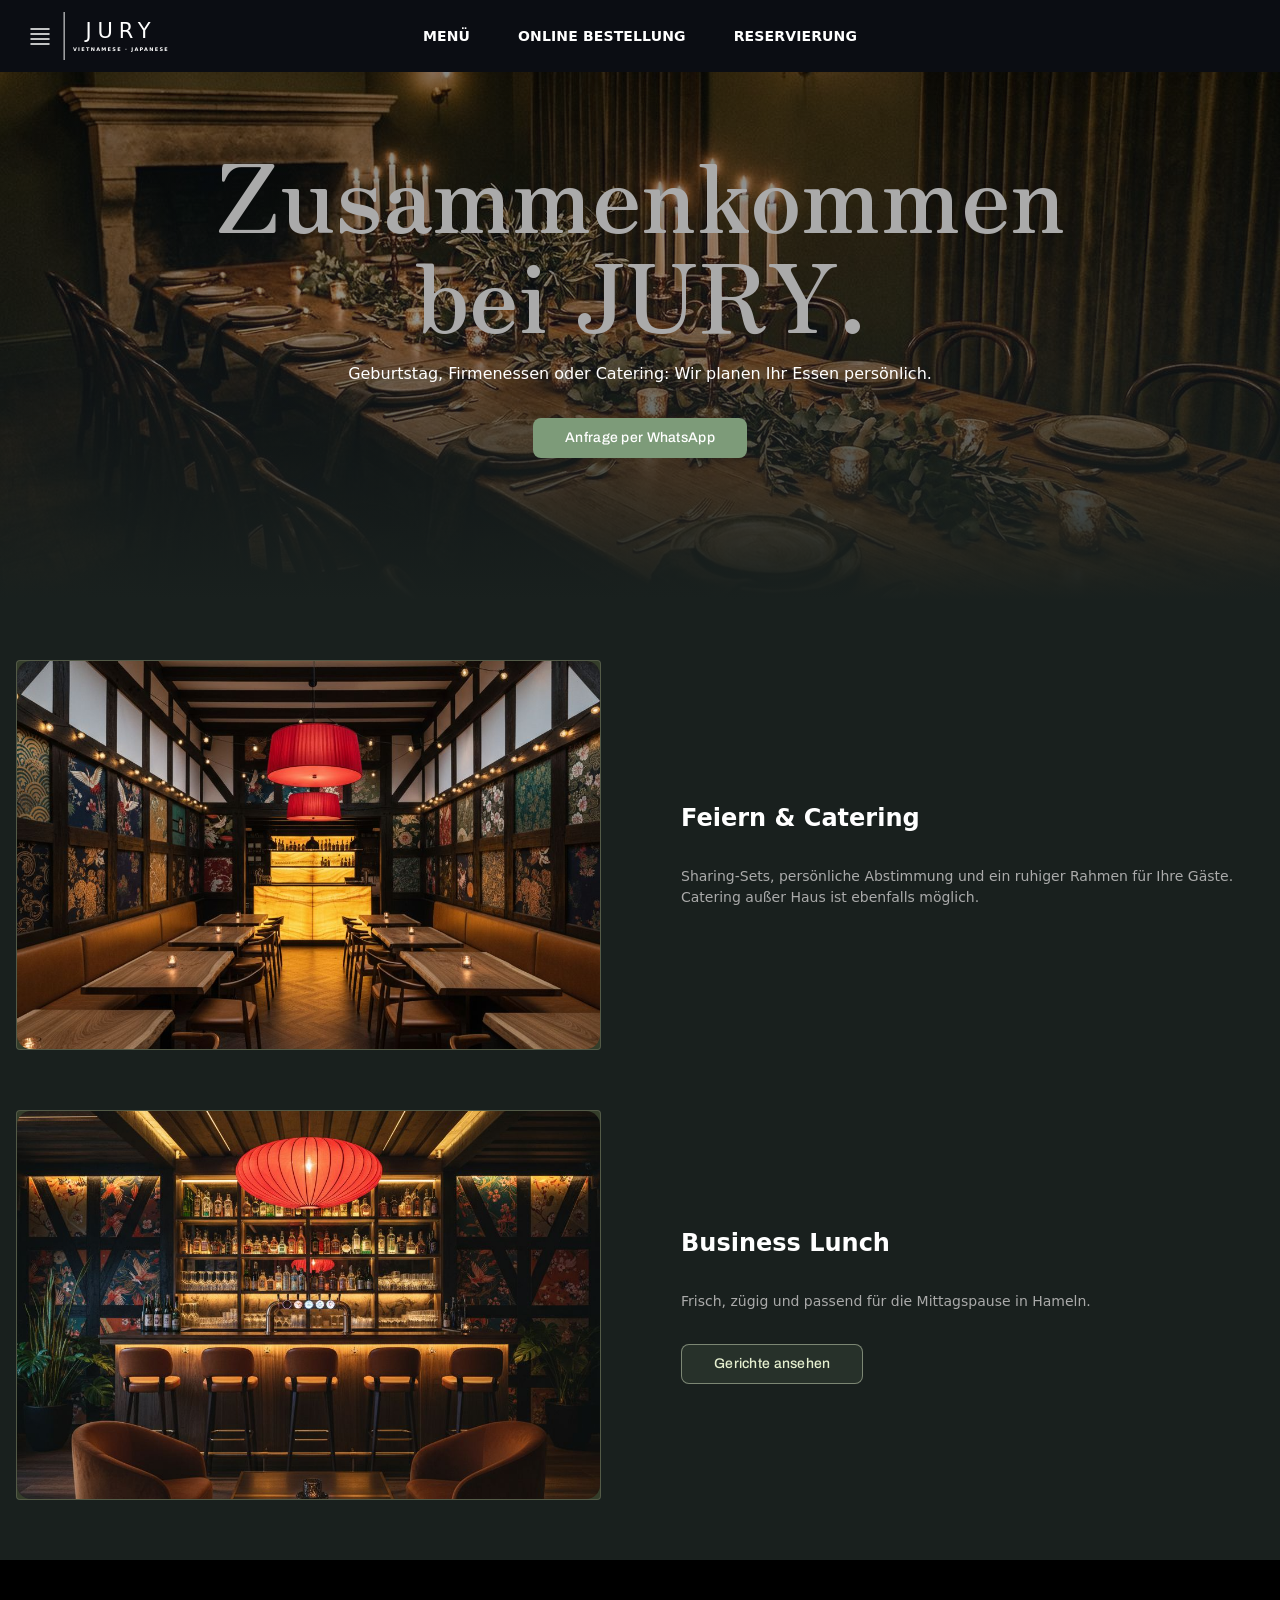
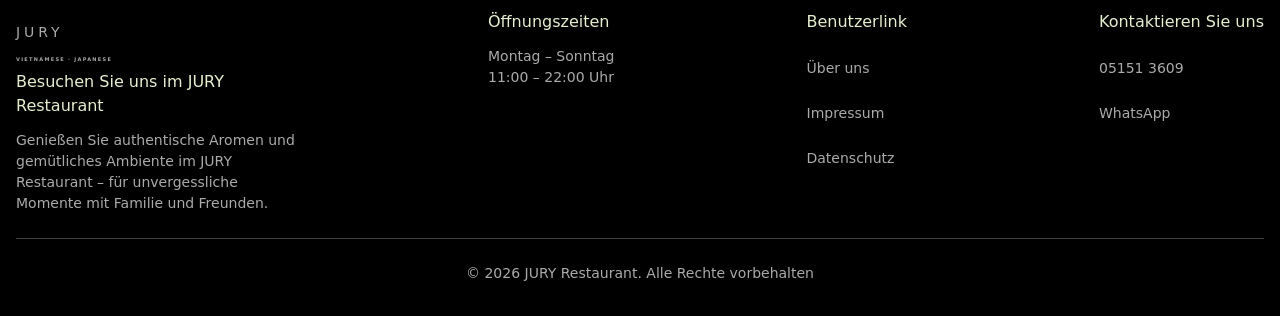
<file: anlaesse.html>
<!doctype html>
<html lang="de"><head><meta charset="utf-8"><meta name="viewport" content="width=device-width,initial-scale=1"><title>Anlässe & Catering | JURY Hameln</title><link rel="stylesheet" href="css/fonts.css"><link rel="stylesheet" href="css/tokens.css"><link rel="stylesheet" href="css/home.css"><link rel="stylesheet" href="css/taumi-source-252485d45a1d6a08.css"><link rel="stylesheet" href="css/juri-source.css?v=20260812c"></head><body>
<header class="header scrolled" id="header"><div class="container"><a href="index.html" class="brand"><span class="brand__mark"></span><span>JURY<small>Vietnamese · Japanese</small></span></a><div class="nav-desktop"><nav class="nav"><a href="speisekarte.html">Speisekarte</a><a href="bestellen.html"><span lang="de">Bestellen</span><span lang="en">Order</span></a><a href="ueber-uns.html"><span lang="de">Über uns</span><span lang="en">About</span></a></nav><div class="lang-toggle"><button data-lang="de">DE</button><button data-lang="en">EN</button></div><a class="btn btn--primary" href="https://wa.me/4951513609?text=Hallo%20JURY%2C%20ich%20m%C3%B6chte%20einen%20Tisch%20reservieren."><span lang="de">Reservieren</span><span lang="en">Reserve</span></a></div><button class="burger" id="burger"><span></span><span></span><span></span></button></div></header>
<div class="drawer" id="drawer"><button class="drawer-close">×</button><a href="speisekarte.html">Speisekarte</a><a href="bestellen.html"><span lang="de">Bestellen</span><span lang="en">Order</span></a><a href="ueber-uns.html"><span lang="de">Über uns</span><span lang="en">About</span></a><a href="kontakt.html">Kontakt</a><div class="lang-toggle"><button data-lang="de">DE</button><button data-lang="en">EN</button></div></div>
<main><section class="page-hero"><img class="page-hero__bg" src="images/event-table.jpg" alt="Tafel für Feier bei JURY"><div class="container"><span class="eyebrow"><span lang="de">Anlässe</span><span lang="en">Occasions</span></span><h1><span lang="de">Zusammenkommen bei JURY.</span><span lang="en">Come together at JURY.</span></h1><p><span lang="de">Geburtstag, Firmenessen oder Catering: Wir planen Ihr Essen persönlich.</span><span lang="en">Birthday, business dinner or catering: we plan your meal personally.</span></p><div class="cta"><a class="btn btn--primary" href="https://wa.me/4951513609?text=Hallo%20JURY%2C%20ich%20m%C3%B6chte%20eine%20Feier%20oder%20ein%20Catering%20anfragen."><span lang="de">Anfrage per WhatsApp</span><span lang="en">Ask on WhatsApp</span></a></div></div></section><section class="page-content"><div class="container anlass"><div class="anlass__row"><div class="anlass__media"><img src="images/interior.jpg" alt="JURY Innenraum"></div><div><h2><span lang="de">Feiern & Catering</span><span lang="en">Celebrations & catering</span></h2><p><span lang="de">Sharing-Sets, persönliche Abstimmung und ein ruhiger Rahmen für Ihre Gäste. Catering außer Haus ist ebenfalls möglich.</span><span lang="en">Sharing sets, personal planning and a warm setting for your guests. Off-site catering is also available.</span></p></div></div><div class="anlass__row anlass__row--rev"><div class="anlass__media"><img src="images/bar.jpg" alt="JURY Bar"></div><div><h2><span lang="de">Business Lunch</span><span lang="en">Business lunch</span></h2><p><span lang="de">Frisch, zügig und passend für die Mittagspause in Hameln.</span><span lang="en">Fresh, prompt and right for a Hameln lunch break.</span></p><a class="btn btn--ghost" href="speisekarte.html"><span lang="de">Gerichte ansehen</span><span lang="en">See dishes</span></a></div></div></div></section></main>
<footer class="footer"><div class="container footer-bottom"><span>© 2026 JURY Restaurant</span><nav><a href="kontakt.html">Kontakt</a><a href="impressum.html">Impressum</a><a href="datenschutz.html">Datenschutz</a></nav></div></footer><script src="js/home.js?v=20260822a"></script><script src="js/juri-source.js?v=20260822a"></script></body></html>
</file>
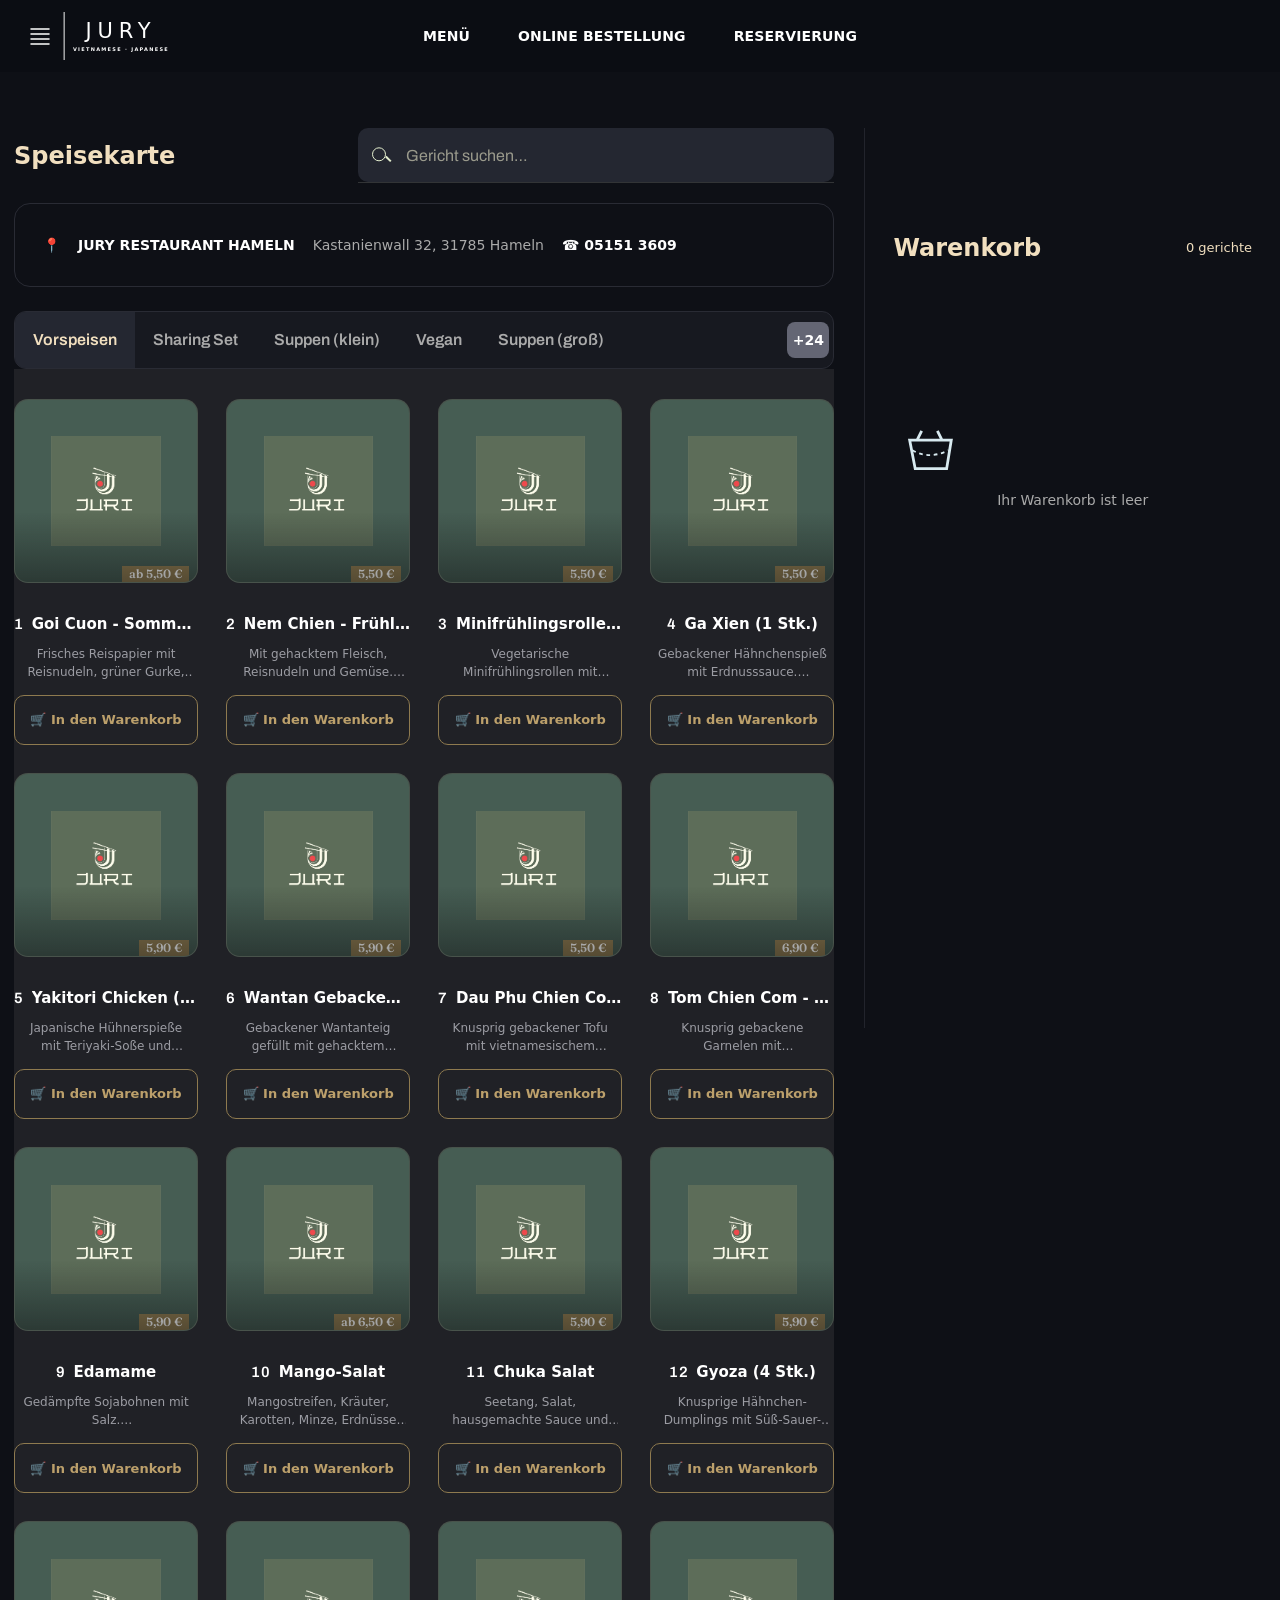
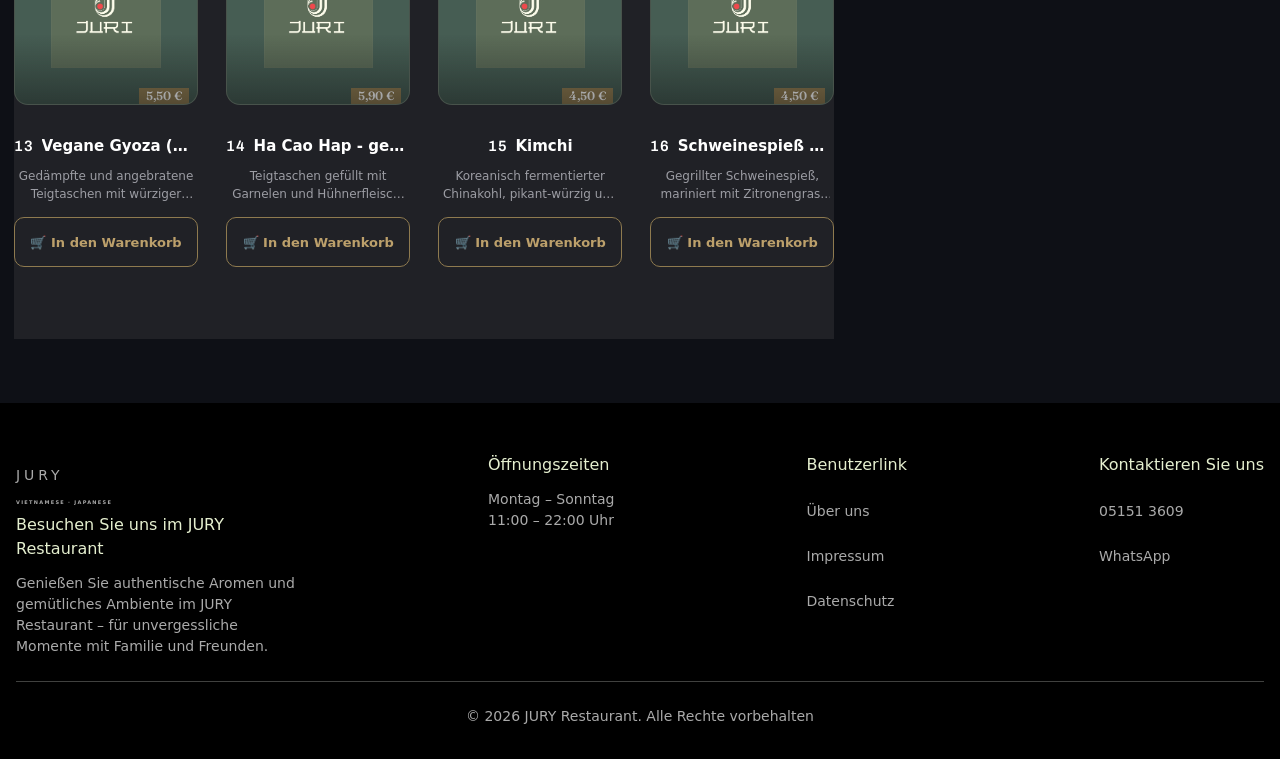
<file: bestellen.html>
<!doctype html>
<html lang="de">
<head>
  <meta charset="utf-8">
  <meta name="viewport" content="width=device-width,initial-scale=1">
  <title>Online Bestellung | JURY Restaurant Hameln</title>
  <meta name="description" content="JURY Gerichte online zur Abholung bestellen.">
  <meta http-equiv="refresh" content="0;url=speisekarte.html">
  <link rel="canonical" href="speisekarte.html">
  <script>location.replace('speisekarte.html');</script>
</head>
<body><p><a href="speisekarte.html">Zur Online-Bestellung</a></p></body>
</html>
</file>
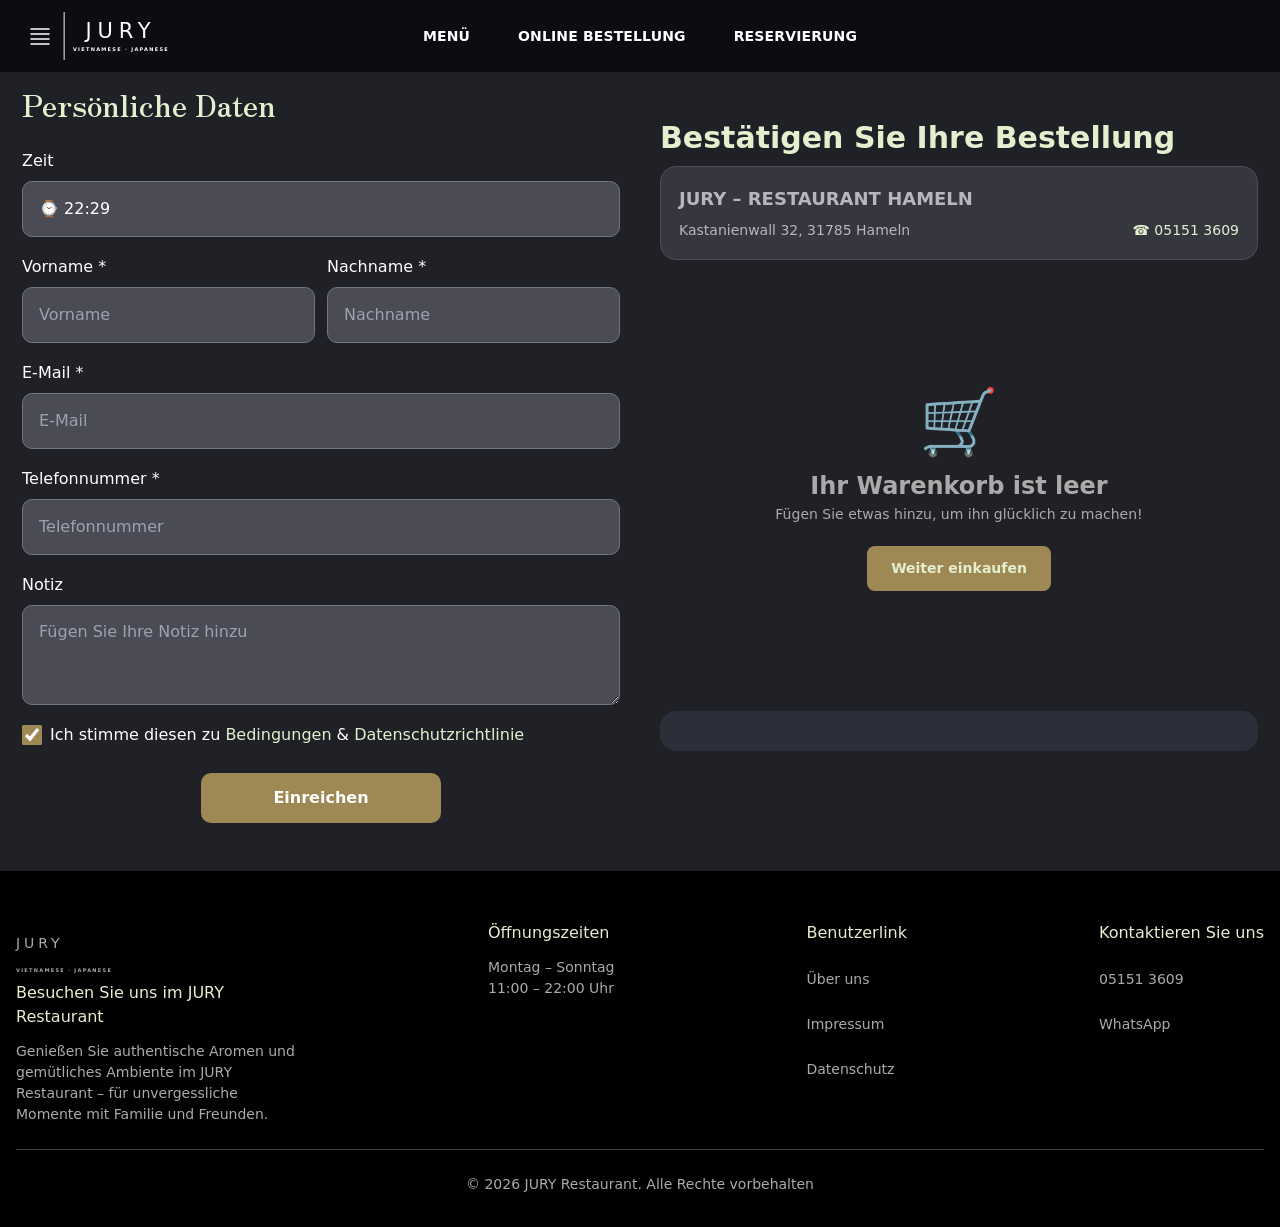
<file: cart.html>
<!DOCTYPE html>
<html lang="de">
<head>
<meta charset="UTF-8"><meta name="viewport" content="width=device-width, initial-scale=1">
<title>Warenkorb — JURY Restaurant</title>
<link rel="preload" href="fonts/Fraunces.woff2" as="font" type="font/woff2" crossorigin>
<link rel="preload" href="fonts/Archivo.woff2" as="font" type="font/woff2" crossorigin>
<link rel="stylesheet" href="css/fonts.css"><link rel="stylesheet" href="css/tokens.css?v=2"><link rel="stylesheet" href="css/home.css?v=2"><link rel="stylesheet" href="css/taumi-source-252485d45a1d6a08.css"><link rel="stylesheet" href="css/juri-source.css?v=20260813h"><link rel="stylesheet" href="css/cart-page.css?v=20260813b">
</head>
<body class="juri-cart-page">
<main class="jury-checkout" aria-labelledby="checkoutTitle"><section class="jury-checkout-form"><h1 id="checkoutTitle">Persönliche Daten</h1><form id="checkoutForm"><label>Zeit<button type="button" id="pickupTime" class="jury-time">⌚ <span></span></button></label><div class="jury-form-grid"><label>Vorname *<input name="firstName" placeholder="Vorname" autocomplete="given-name" required></label><label>Nachname *<input name="lastName" placeholder="Nachname" autocomplete="family-name" required></label></div><label>E-Mail *<input name="email" type="email" placeholder="E-Mail" autocomplete="email" required></label><label>Telefonnummer *<input name="phone" type="tel" placeholder="Telefonnummer" autocomplete="tel" required></label><label>Notiz<textarea name="note" placeholder="Fügen Sie Ihre Notiz hinzu"></textarea></label><label class="jury-consent"><input name="consent" type="checkbox" checked required><span>Ich stimme diesen zu <a href="impressum.html">Bedingungen</a> &amp; <a href="datenschutz.html">Datenschutzrichtlinie</a></span></label><button class="jury-submit" type="submit">Einreichen</button></form></section><section class="jury-checkout-summary"><h2>Bestätigen Sie Ihre Bestellung</h2><div class="jury-checkout-restaurant"><strong>JURY – RESTAURANT HAMELN</strong><span>Kastanienwall 32, 31785 Hameln</span><a href="tel:+4951513609">☎ +49 5151 3609</a></div><div id="checkoutItems"></div><div class="jury-totals" id="checkoutTotals"></div></section></main>
<script src="js/juri-source.js?v=20260822a"></script><script src="js/cart-page.js?v=20260822a"></script>
</body></html>
</file>
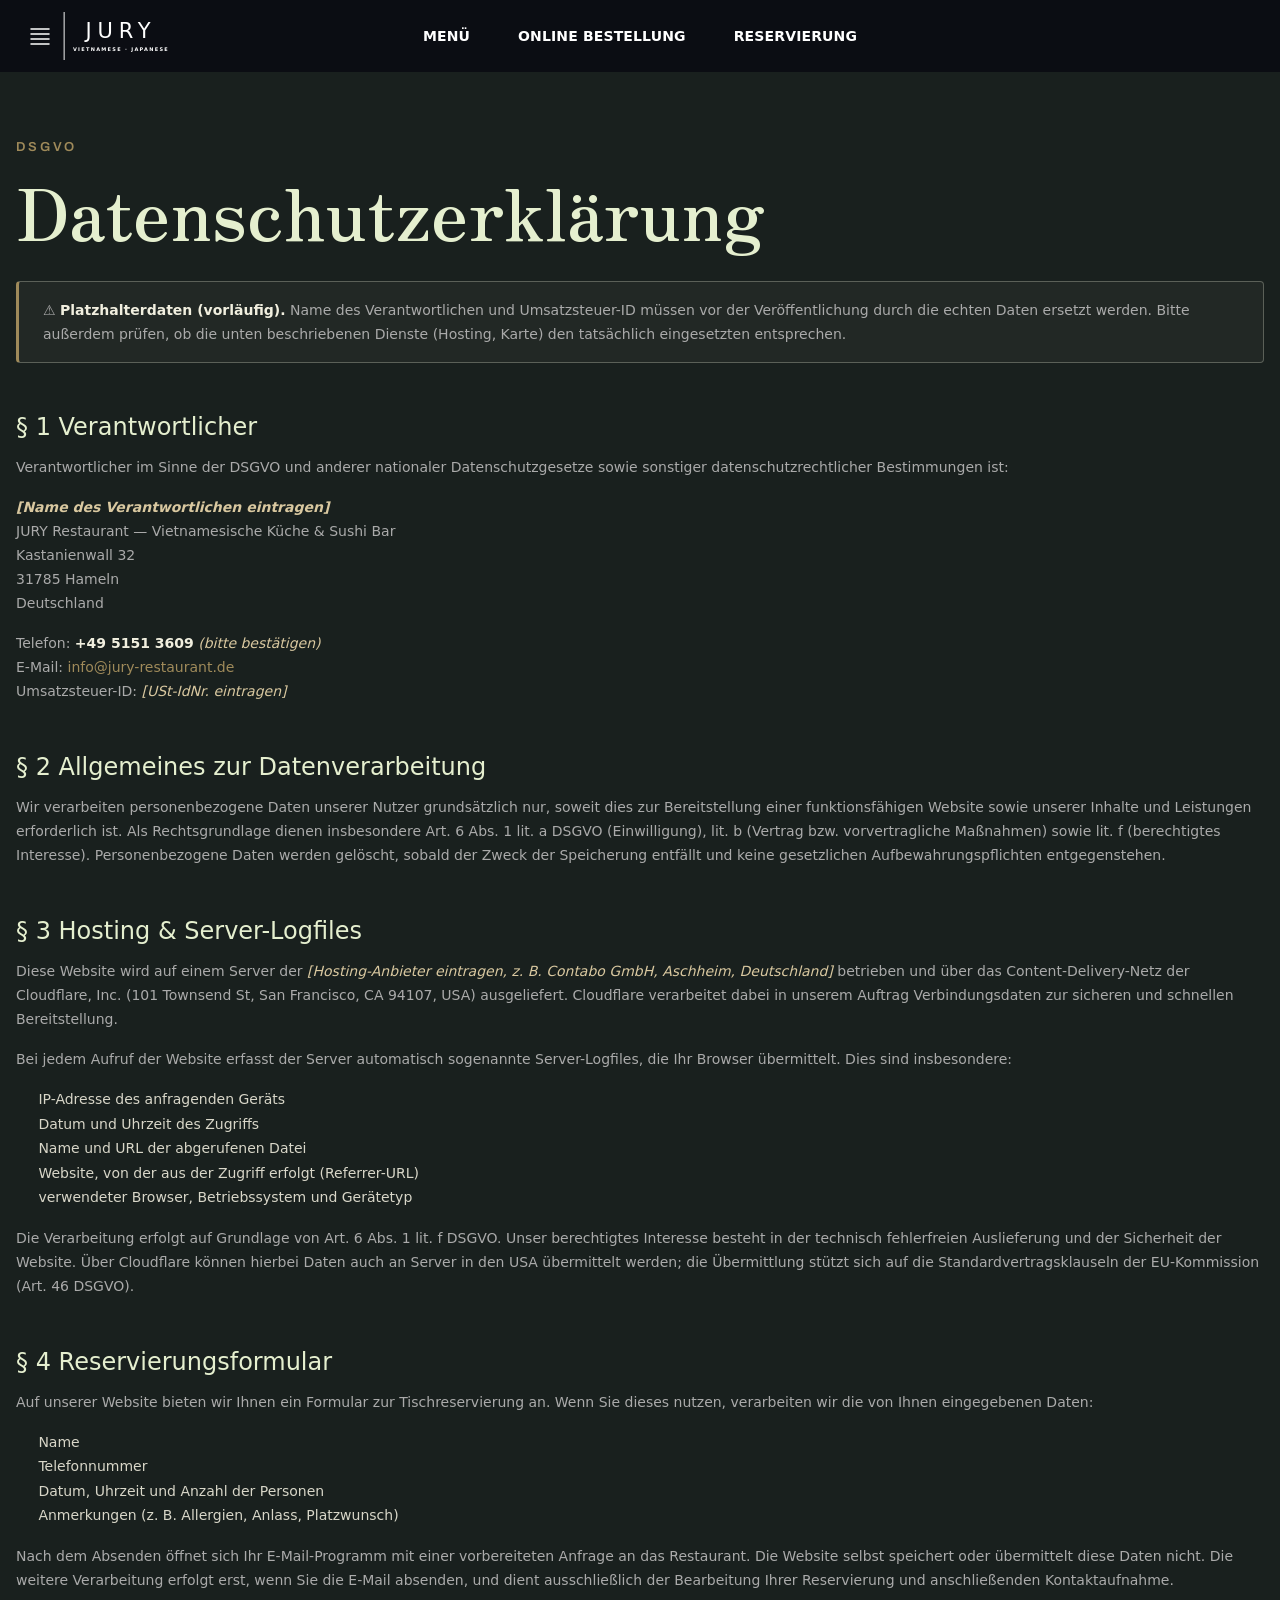
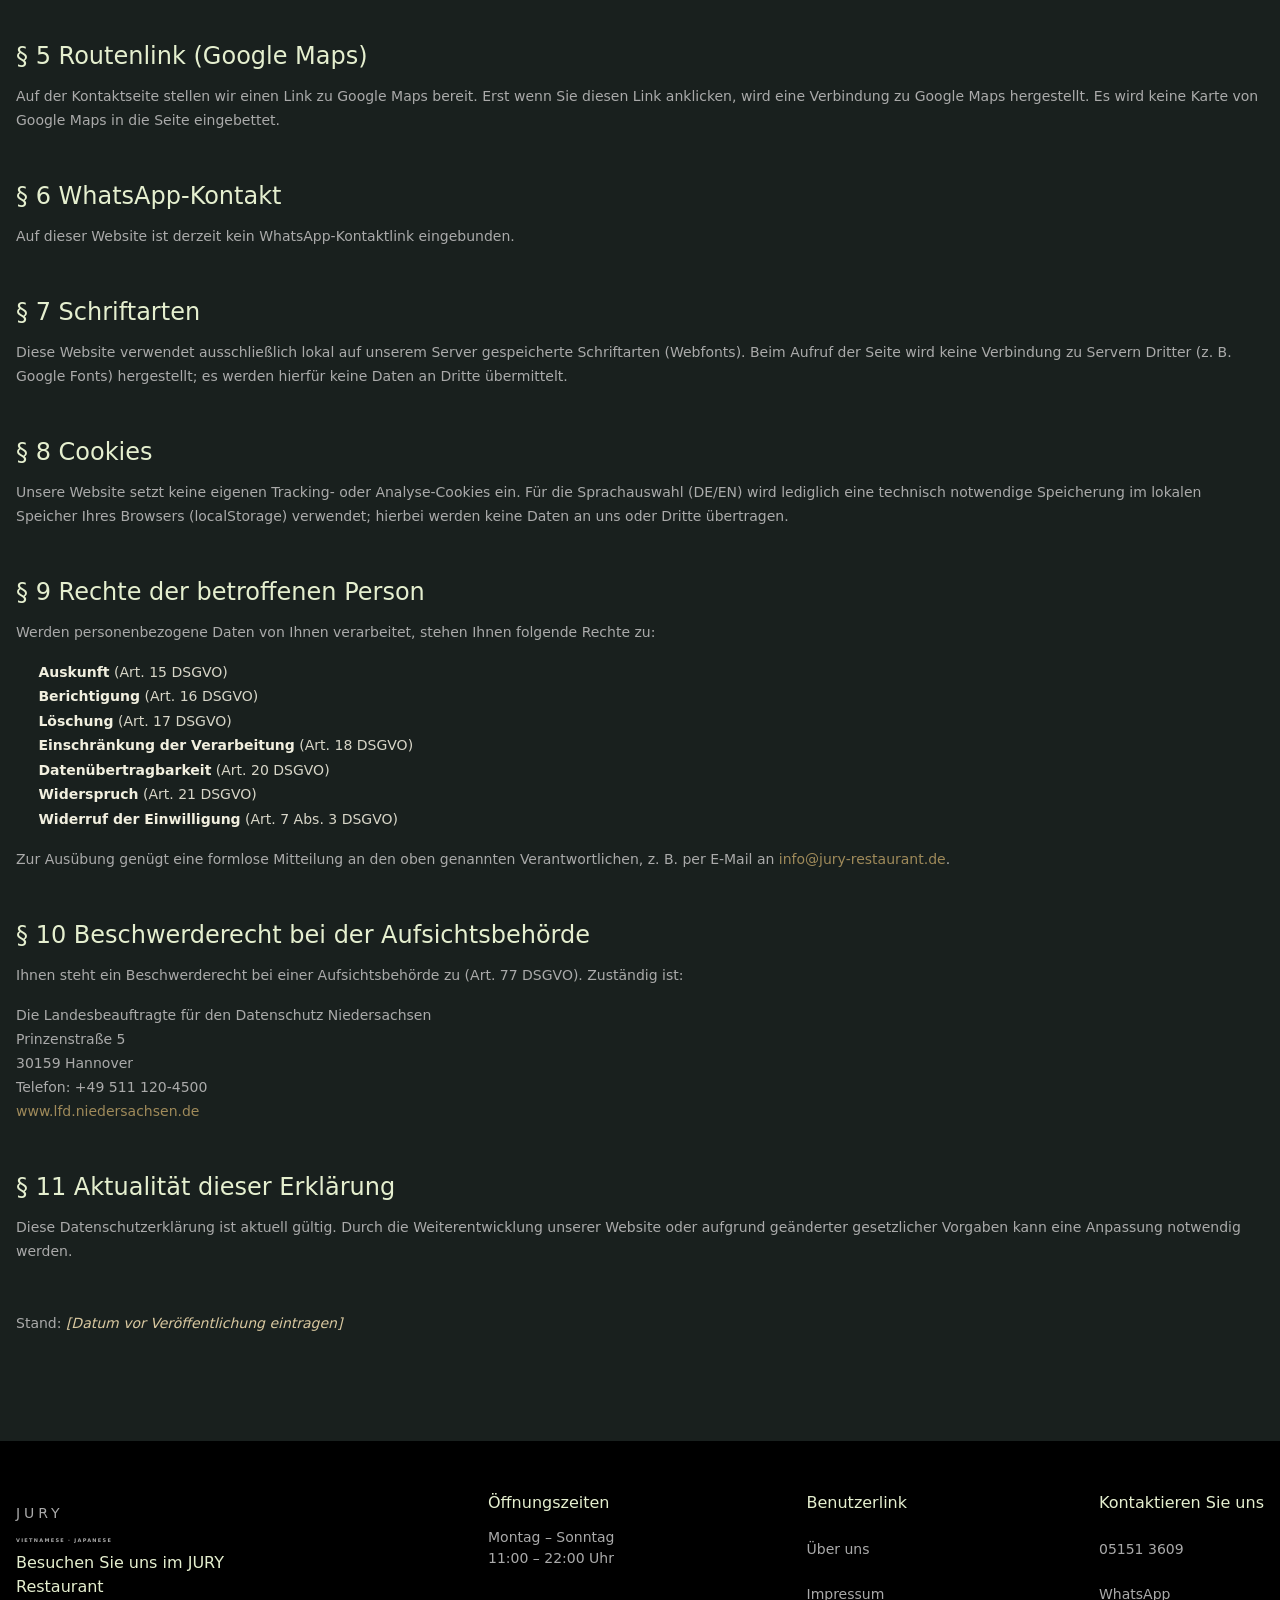
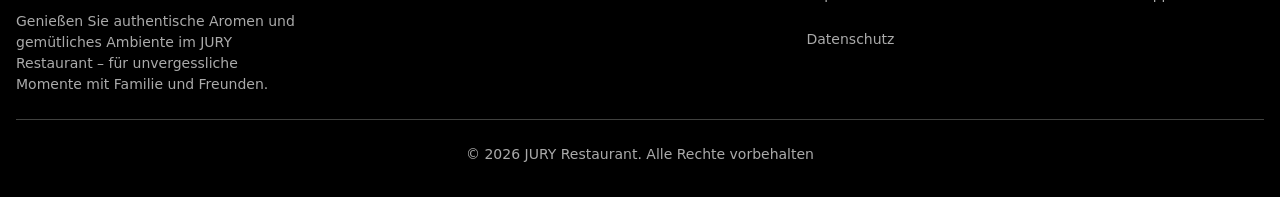
<file: datenschutz.html>
<!DOCTYPE html>
<html lang="de">
<head>
<meta charset="UTF-8">
<meta name="viewport" content="width=device-width, initial-scale=1">
<title>Datenschutzerklärung — JURY Restaurant | Hameln</title>
<meta name="description" content="Datenschutzerklärung nach DSGVO für das JURY Restaurant Hameln — Informationen zur Verarbeitung personenbezogener Daten auf jury.jury-resto.online.">
<meta name="robots" content="noindex, follow">
<meta name="theme-color" content="#39412f">
<link rel="preload" href="fonts/Fraunces.woff2" as="font" type="font/woff2" crossorigin>
<link rel="preload" href="fonts/Archivo.woff2" as="font" type="font/woff2" crossorigin>
<link rel="stylesheet" href="css/fonts.css">
<link rel="stylesheet" href="css/tokens.css?v=2">
<link rel="stylesheet" href="css/home.css?v=2">
<link rel="stylesheet" href="css/taumi-source-252485d45a1d6a08.css">
<link rel="stylesheet" href="css/juri-source.css?v=20260812c">
<link rel="icon" href="data:image/svg+xml,<svg xmlns='http://www.w3.org/2000/svg' viewBox='0 0 100 100'><text y='.9em' font-size='90'>🍜</text></svg>">
<style>
  /* page-local: legal prose */
  .legal{max-width:820px}
  .legal h1{font-size:var(--fs-h1);margin-bottom:var(--sp-6)}
  .legal h2{font-size:var(--fs-h3);font-family:var(--font-display);font-weight:500;margin:var(--sp-8) 0 var(--sp-3)}
  .legal p{color:var(--text-muted);margin-bottom:var(--sp-4);line-height:var(--lh-body)}
  .legal ul{margin:0 0 var(--sp-4) 1.4rem;color:var(--text-muted);line-height:var(--lh-body)}
  .legal a{color:var(--accent)}
  .legal strong{color:var(--text)}
  .legal .provisional{color:var(--gold-300);font-style:italic}
  .legal .warn{border:1px solid var(--line-strong);border-left:3px solid var(--accent);
    background:var(--surface);border-radius:var(--r-sm);padding:var(--sp-4) var(--sp-5);
    color:var(--text);margin-bottom:var(--sp-6);font-size:var(--fs-sm)}
  .legal .stand{color:var(--text-faint);font-size:var(--fs-sm);margin-top:var(--sp-8)}
</style>
</head>
<body>

<!-- Header -->
<header class="header scrolled" id="header">
  <div class="container">
    <a href="index.html" class="brand">JURY<small>Phở · Vietnamese · Japanese</small></a>
    <div class="nav-desktop">
      <nav class="nav">
        <a href="index.html#philosophie"><span lang="de">Philosophie</span><span lang="en">Philosophy</span></a>
        <a href="speisekarte.html">Speisekarte</a>
        <a href="index.html#anlaesse"><span lang="de">Anlässe</span><span lang="en">Occasions</span></a>
        <a href="index.html#ueber-uns"><span lang="de">Über uns</span><span lang="en">About</span></a>
        <a href="index.html#kontakt">Kontakt</a>
      </nav>
      <div class="lang-toggle" role="group" aria-label="Sprache / Language">
        <button data-lang="de" aria-pressed="true">DE</button>
        <button data-lang="en" aria-pressed="false">EN</button>
      </div>
      <a href="index.html#reservieren" class="btn btn--primary"><span lang="de">Tisch reservieren</span><span lang="en">Reserve a table</span></a>
    </div>
    <button class="burger" id="burger" aria-label="Menü öffnen"><span></span><span></span><span></span></button>
  </div>
</header>

<!-- Mobile drawer -->
<div class="drawer" id="drawer" role="dialog" aria-label="Navigation">
  <button class="drawer-close" aria-label="Schließen">✕</button>
  <a href="index.html#philosophie"><span lang="de">Philosophie</span><span lang="en">Philosophy</span></a>
  <a href="speisekarte.html">Speisekarte</a>
  <a href="index.html#anlaesse"><span lang="de">Anlässe</span><span lang="en">Occasions</span></a>
  <a href="index.html#ueber-uns"><span lang="de">Über uns</span><span lang="en">About</span></a>
  <a href="index.html#kontakt">Kontakt</a>
  <div class="lang-toggle" role="group" aria-label="Sprache">
    <button data-lang="de" aria-pressed="true">DE</button>
    <button data-lang="en" aria-pressed="false">EN</button>
  </div>
  <a href="index.html#reservieren" class="btn btn--primary"><span lang="de">Tisch reservieren</span><span lang="en">Reserve a table</span></a>
</div>

<section class="section" style="padding-top:calc(var(--header-h) + clamp(2.5rem,7vw,4.5rem))">
  <div class="container legal">
    <span class="eyebrow">DSGVO</span>
    <h1>Datenschutzerklärung</h1>

    <p class="warn">
      ⚠️ <strong>Platzhalterdaten (vorläufig).</strong> Name des Verantwortlichen und
      Umsatzsteuer-ID müssen vor der Veröffentlichung durch die echten Daten ersetzt werden.
      Bitte außerdem prüfen, ob die unten beschriebenen Dienste (Hosting, Karte) den
      tatsächlich eingesetzten entsprechen.
    </p>

    <h2>§ 1 Verantwortlicher</h2>
    <p>
      Verantwortlicher im Sinne der DSGVO und anderer nationaler Datenschutzgesetze sowie
      sonstiger datenschutzrechtlicher Bestimmungen ist:
    </p>
    <p>
      <strong><span class="provisional">[Name des Verantwortlichen eintragen]</span></strong><br>
      JURY Restaurant — Vietnamesische Küche &amp; Sushi Bar<br>
      Kastanienwall 32<br>
      31785 Hameln<br>
      Deutschland
    </p>
    <p>
      Telefon: <strong>+49 5151 3609</strong> <span class="provisional">(bitte bestätigen)</span><br>
      E-Mail: <a href="mailto:info@jury-restaurant.de">info@jury-restaurant.de</a><br>
      Umsatzsteuer-ID: <span class="provisional">[USt-IdNr. eintragen]</span>
    </p>

    <h2>§ 2 Allgemeines zur Datenverarbeitung</h2>
    <p>
      Wir verarbeiten personenbezogene Daten unserer Nutzer grundsätzlich nur, soweit dies zur
      Bereitstellung einer funktionsfähigen Website sowie unserer Inhalte und Leistungen
      erforderlich ist. Als Rechtsgrundlage dienen insbesondere Art. 6 Abs. 1 lit. a DSGVO
      (Einwilligung), lit. b (Vertrag bzw. vorvertragliche Maßnahmen) sowie lit. f (berechtigtes
      Interesse). Personenbezogene Daten werden gelöscht, sobald der Zweck der Speicherung
      entfällt und keine gesetzlichen Aufbewahrungspflichten entgegenstehen.
    </p>

    <h2>§ 3 Hosting &amp; Server-Logfiles</h2>
    <p>
      Diese Website wird auf einem Server der <span class="provisional">[Hosting-Anbieter eintragen,
      z. B. Contabo GmbH, Aschheim, Deutschland]</span> betrieben und über das Content-Delivery-Netz
      der Cloudflare, Inc. (101 Townsend St, San Francisco, CA 94107, USA) ausgeliefert. Cloudflare
      verarbeitet dabei in unserem Auftrag Verbindungsdaten zur sicheren und schnellen Bereitstellung.
    </p>
    <p>
      Bei jedem Aufruf der Website erfasst der Server automatisch sogenannte Server-Logfiles, die Ihr
      Browser übermittelt. Dies sind insbesondere:
    </p>
    <ul>
      <li>IP-Adresse des anfragenden Geräts</li>
      <li>Datum und Uhrzeit des Zugriffs</li>
      <li>Name und URL der abgerufenen Datei</li>
      <li>Website, von der aus der Zugriff erfolgt (Referrer-URL)</li>
      <li>verwendeter Browser, Betriebssystem und Gerätetyp</li>
    </ul>
    <p>
      Die Verarbeitung erfolgt auf Grundlage von Art. 6 Abs. 1 lit. f DSGVO. Unser berechtigtes
      Interesse besteht in der technisch fehlerfreien Auslieferung und der Sicherheit der Website.
      Über Cloudflare können hierbei Daten auch an Server in den USA übermittelt werden; die
      Übermittlung stützt sich auf die Standardvertragsklauseln der EU-Kommission (Art. 46 DSGVO).
    </p>

    <h2>§ 4 Reservierungsformular</h2>
    <p>
      Auf unserer Website bieten wir Ihnen ein Formular zur Tischreservierung an. Wenn Sie dieses
      nutzen, verarbeiten wir die von Ihnen eingegebenen Daten:
    </p>
    <ul>
      <li>Name</li>
      <li>Telefonnummer</li>
      <li>Datum, Uhrzeit und Anzahl der Personen</li>
      <li>Anmerkungen (z. B. Allergien, Anlass, Platzwunsch)</li>
    </ul>
    <p>
      Nach dem Absenden öffnet sich Ihr E-Mail-Programm mit einer vorbereiteten Anfrage an das
      Restaurant. Die Website selbst speichert oder übermittelt diese Daten nicht. Die weitere
      Verarbeitung erfolgt erst, wenn Sie die E-Mail absenden, und dient ausschließlich der
      Bearbeitung Ihrer Reservierung und anschließenden Kontaktaufnahme.
    </p>

    <h2>§ 5 Routenlink (Google Maps)</h2>
    <p>
      Auf der Kontaktseite stellen wir einen Link zu Google Maps bereit. Erst wenn Sie diesen Link
      anklicken, wird eine Verbindung zu Google Maps hergestellt. Es wird keine Karte von Google
      Maps in die Seite eingebettet.
    </p>

    <h2>§ 6 WhatsApp-Kontakt</h2>
    <p>
      Auf dieser Website ist derzeit kein WhatsApp-Kontaktlink eingebunden.
    </p>

    <h2>§ 7 Schriftarten</h2>
    <p>
      Diese Website verwendet ausschließlich lokal auf unserem Server gespeicherte Schriftarten
      (Webfonts). Beim Aufruf der Seite wird keine Verbindung zu Servern Dritter (z. B. Google Fonts)
      hergestellt; es werden hierfür keine Daten an Dritte übermittelt.
    </p>

    <h2>§ 8 Cookies</h2>
    <p>
      Unsere Website setzt keine eigenen Tracking- oder Analyse-Cookies ein. Für die Sprachauswahl
      (DE/EN) wird lediglich eine technisch notwendige Speicherung im lokalen Speicher Ihres Browsers
      (localStorage) verwendet; hierbei werden keine Daten an uns oder Dritte übertragen.
    </p>

    <h2>§ 9 Rechte der betroffenen Person</h2>
    <p>Werden personenbezogene Daten von Ihnen verarbeitet, stehen Ihnen folgende Rechte zu:</p>
    <ul>
      <li><strong>Auskunft</strong> (Art. 15 DSGVO)</li>
      <li><strong>Berichtigung</strong> (Art. 16 DSGVO)</li>
      <li><strong>Löschung</strong> (Art. 17 DSGVO)</li>
      <li><strong>Einschränkung der Verarbeitung</strong> (Art. 18 DSGVO)</li>
      <li><strong>Datenübertragbarkeit</strong> (Art. 20 DSGVO)</li>
      <li><strong>Widerspruch</strong> (Art. 21 DSGVO)</li>
      <li><strong>Widerruf der Einwilligung</strong> (Art. 7 Abs. 3 DSGVO)</li>
    </ul>
    <p>
      Zur Ausübung genügt eine formlose Mitteilung an den oben genannten Verantwortlichen, z. B. per
      E-Mail an <a href="mailto:info@jury-restaurant.de">info@jury-restaurant.de</a>.
    </p>

    <h2>§ 10 Beschwerderecht bei der Aufsichtsbehörde</h2>
    <p>Ihnen steht ein Beschwerderecht bei einer Aufsichtsbehörde zu (Art. 77 DSGVO). Zuständig ist:</p>
    <p>
      Die Landesbeauftragte für den Datenschutz Niedersachsen<br>
      Prinzenstraße 5<br>
      30159 Hannover<br>
      Telefon: +49 511 120-4500<br>
      <a href="https://www.lfd.niedersachsen.de" target="_blank" rel="noopener">www.lfd.niedersachsen.de</a>
    </p>

    <h2>§ 11 Aktualität dieser Erklärung</h2>
    <p>
      Diese Datenschutzerklärung ist aktuell gültig. Durch die Weiterentwicklung unserer Website oder
      aufgrund geänderter gesetzlicher Vorgaben kann eine Anpassung notwendig werden.
    </p>
    <p class="stand">Stand: <span class="provisional">[Datum vor Veröffentlichung eintragen]</span></p>
  </div>
</section>

<!-- Footer -->
<footer class="footer">
  <div class="container">
    <div class="footer-grid">
      <div>
        <div class="brand">JURY PHỞ</div>
        <p><span lang="de">Vietnamesisch · Japanisch Fusion im historischen Fachwerkhaus am Kastanienwall.</span><span lang="en">Vietnamese · Japanese fusion in a historic timber-framed house on Kastanienwall.</span></p>
      </div>
      <div>
        <h4><span lang="de">Öffnungszeiten</span><span lang="en">Hours</span></h4>
        <address>
          <span lang="de">Mo – So: 11:00 – 22:00</span><span lang="en">Mon – Sun: 11:00 – 22:00</span><br>
          Kastanienwall 32<br>31785 Hameln
        </address>
      </div>
      <div>
        <h4>Kontakt</h4>
        <ul>
          <li><a href="tel:+4951513609">+49 5151 3609</a></li>
          <li><a href="speisekarte.html">Speisekarte</a></li>
          <li><a href="index.html#kontakt">Kontakt</a></li>
          <li><a href="impressum.html">Impressum</a></li>
          <li><a href="datenschutz.html">Datenschutz</a></li>
        </ul>
      </div>
    </div>
    <div class="footer-bottom">
      <span>© 2026 JURY Restaurant</span>
      <nav>
        <a href="impressum.html">Impressum</a>
        <a href="datenschutz.html">Datenschutz</a>
      </nav>
    </div>
  </div>
</footer>

<!-- Bottom nav (mobile) -->
<nav class="bottom-nav" aria-label="Mobile">
  <ul>
    <li><a href="index.html"><span>⌂</span>Home</a></li>
    <li><a href="speisekarte.html"><span>🍜</span>Menü</a></li>
    <li><a href="index.html#reservieren" class="is-cta"><span>◈</span>Reservieren</a></li>
    <li><a href="index.html#kontakt"><span>✆</span>Kontakt</a></li>
  </ul>
</nav>

<script src="js/home.js?v=20260822a"></script>
<script src="js/juri-source.js?v=20260822a"></script>
</body>
</html>
</file>
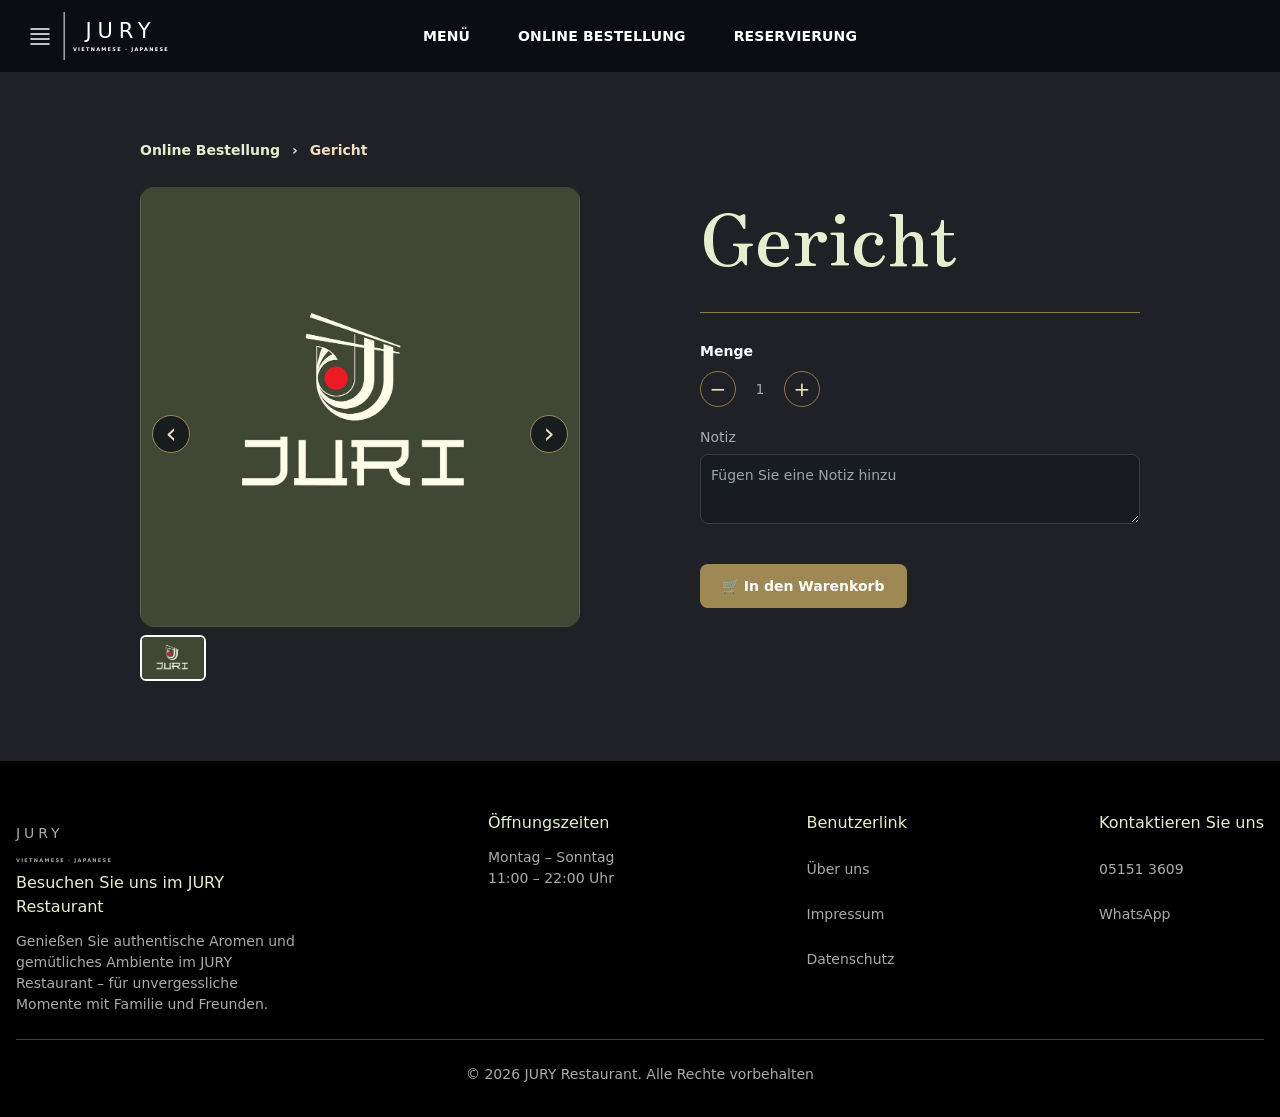
<file: dish.html>
<!doctype html><html lang="de"><head><meta charset="utf-8"><meta name="viewport" content="width=device-width,initial-scale=1"><title>Gericht | JURY Restaurant</title><link rel="stylesheet" href="css/fonts.css"><link rel="stylesheet" href="css/tokens.css?v=2"><link rel="stylesheet" href="css/home.css?v=2"><link rel="stylesheet" href="css/taumi-source-252485d45a1d6a08.css"><link rel="stylesheet" href="css/juri-source.css?v=20260813i"><link rel="stylesheet" href="css/dish-page.css?v=20260813a"></head><body class="juri-dish-page"><main class="juri-dish-detail"><nav class="juri-dish-breadcrumb"><a href="speisekarte.html">Online Bestellung</a><span>›</span><span id="dishCrumb">Gericht</span></nav><section class="juri-dish-grid"><div><img id="dishImage" class="juri-dish-image" src="assets/jury-logo.jpg" alt=""><div class="juri-dish-thumb"><img id="dishThumb" src="assets/jury-logo.jpg" alt=""></div></div><div class="juri-dish-info"><h1 id="dishName">Gericht</h1><strong id="dishPrice"></strong><p id="dishDesc"></p><p class="juri-dish-label">Menge</p><div class="juri-dish-qty"><button id="dishMinus" type="button">−</button><span id="dishQty">1</span><button id="dishPlus" type="button">+</button></div><label class="juri-dish-note">Notiz<textarea id="dishNote" placeholder="Fügen Sie eine Notiz hinzu"></textarea></label><div id="dishVariants" class="juri-dish-variants"></div><button id="dishAdd" class="juri-dish-add" type="button">🛒 In den Warenkorb</button></div></section></main><script src="js/juri-source.js?v=20260822a"></script><script src="js/dish-page.js?v=20260825d"></script></body></html>
</file>
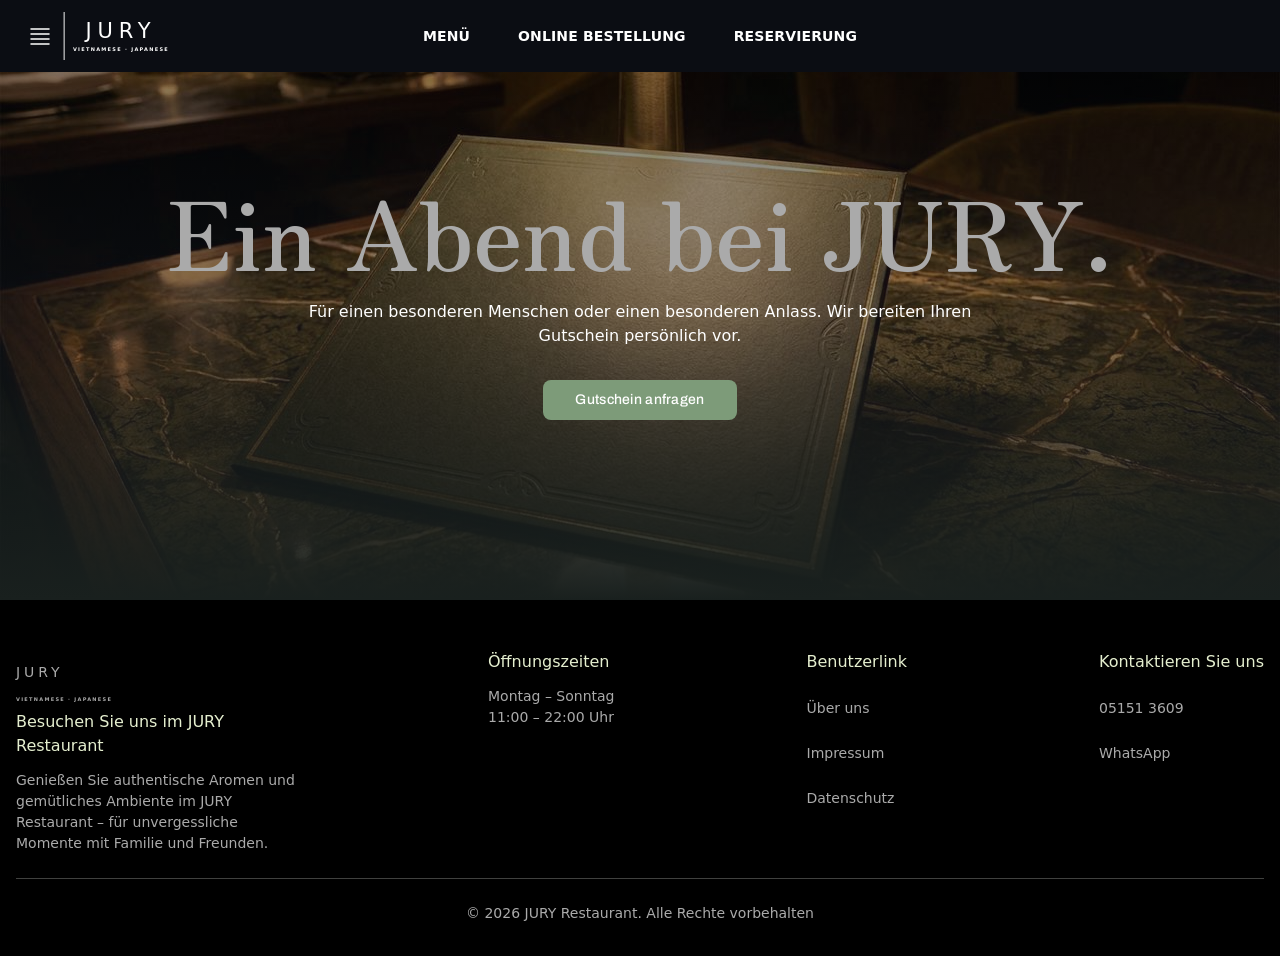
<file: gutschein.html>
<!doctype html>
<html lang="de"><head><meta charset="utf-8"><meta name="viewport" content="width=device-width,initial-scale=1"><title>Gutschein | JURY Restaurant Hameln</title><link rel="stylesheet" href="css/fonts.css"><link rel="stylesheet" href="css/tokens.css"><link rel="stylesheet" href="css/home.css"><link rel="stylesheet" href="css/taumi-source-252485d45a1d6a08.css"><link rel="stylesheet" href="css/juri-source.css?v=20260812c"></head><body>
<header class="header scrolled" id="header"><div class="container"><a href="index.html" class="brand"><span class="brand__mark"></span><span>JURY<small>Vietnamese · Japanese</small></span></a><div class="nav-desktop"><nav class="nav"><a href="speisekarte.html">Speisekarte</a><a href="bestellen.html"><span lang="de">Bestellen</span><span lang="en">Order</span></a><a href="ueber-uns.html"><span lang="de">Über uns</span><span lang="en">About</span></a></nav><div class="lang-toggle"><button data-lang="de">DE</button><button data-lang="en">EN</button></div><a class="btn btn--primary" href="https://wa.me/4951513609?text=Hallo%20JURY%2C%20ich%20m%C3%B6chte%20einen%20Tisch%20reservieren."><span lang="de">Reservieren</span><span lang="en">Reserve</span></a></div><button class="burger" id="burger"><span></span><span></span><span></span></button></div></header>
<div class="drawer" id="drawer"><button class="drawer-close">×</button><a href="speisekarte.html">Speisekarte</a><a href="bestellen.html"><span lang="de">Bestellen</span><span lang="en">Order</span></a><a href="ueber-uns.html"><span lang="de">Über uns</span><span lang="en">About</span></a><a href="kontakt.html">Kontakt</a><div class="lang-toggle"><button data-lang="de">DE</button><button data-lang="en">EN</button></div></div>
<main><section class="page-hero"><img class="page-hero__bg" src="images/gutschein.jpg" alt="JURY Gutschein"><div class="container"><span class="eyebrow"><span lang="de">Gutschein</span><span lang="en">Voucher</span></span><h1><span lang="de">Ein Abend bei JURY.</span><span lang="en">An evening at JURY.</span></h1><p><span lang="de">Für einen besonderen Menschen oder einen besonderen Anlass. Wir bereiten Ihren Gutschein persönlich vor.</span><span lang="en">For someone special or a special occasion. We prepare every voucher personally.</span></p><div class="cta"><a class="btn btn--primary" href="https://wa.me/4951513609?text=Hallo%20JURY%2C%20ich%20m%C3%B6chte%20einen%20Gutschein%20anfragen."><span lang="de">Gutschein anfragen</span><span lang="en">Request voucher</span></a></div></div></section></main>
<footer class="footer"><div class="container footer-bottom"><span>© 2026 JURY Restaurant</span><nav><a href="kontakt.html">Kontakt</a><a href="impressum.html">Impressum</a><a href="datenschutz.html">Datenschutz</a></nav></div></footer><script src="js/home.js?v=20260822a"></script><script src="js/juri-source.js?v=20260822a"></script></body></html>
</file>
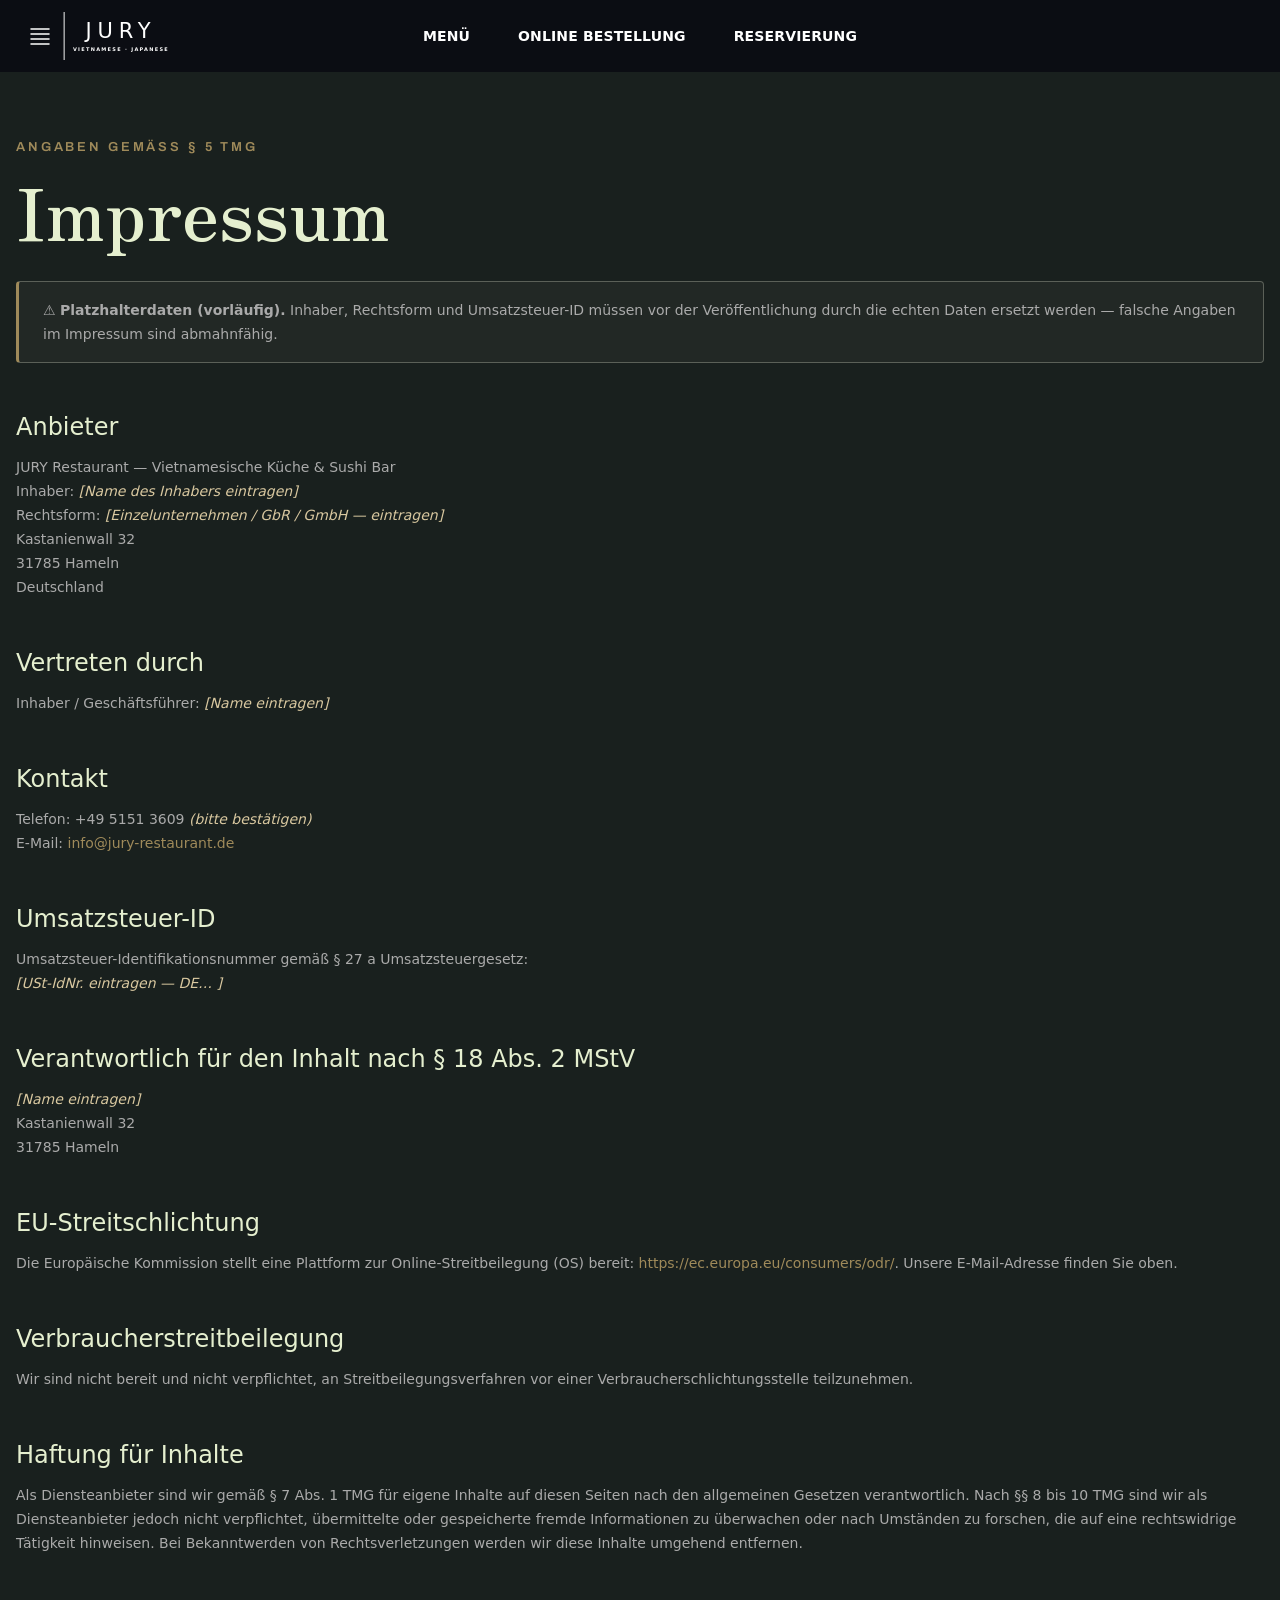
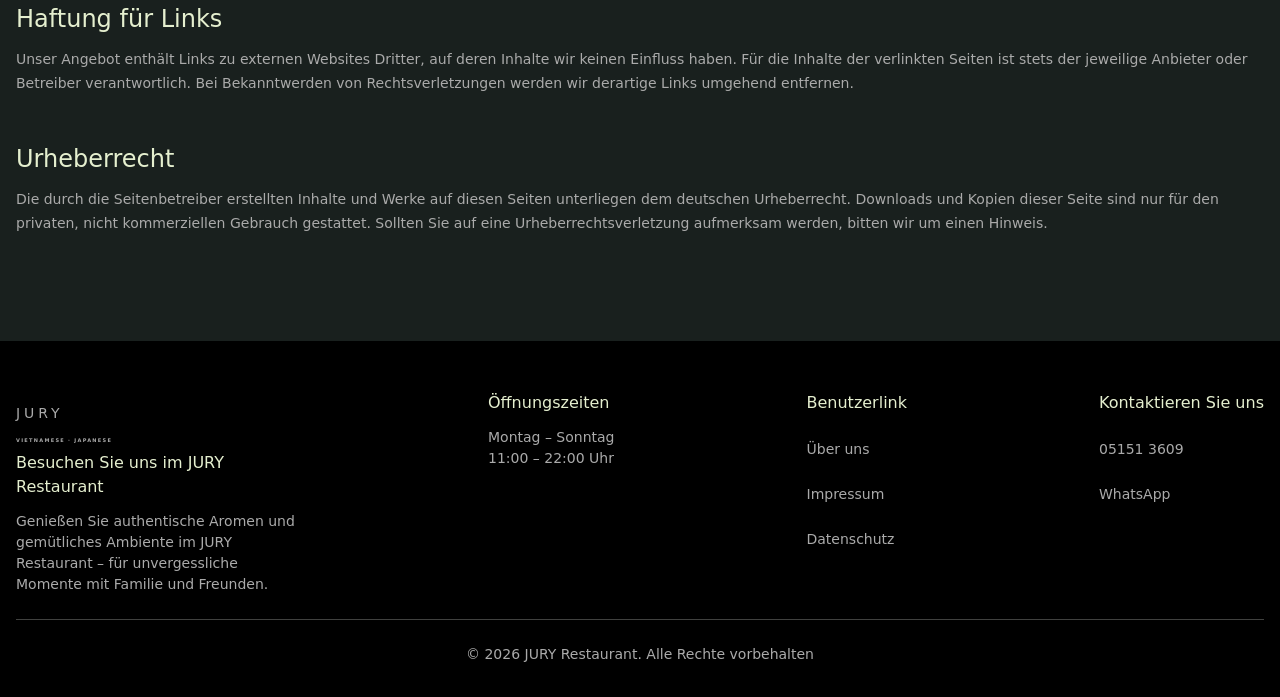
<file: impressum.html>
<!DOCTYPE html>
<html lang="de">
<head>
<meta charset="UTF-8">
<meta name="viewport" content="width=device-width, initial-scale=1">
<title>Impressum — JURY Restaurant | Hameln</title>
<meta name="description" content="Impressum des JURY Restaurant Hameln gemäß § 5 TMG. Anbieterkennzeichnung und rechtliche Hinweise. Kastanienwall 32, 31785 Hameln.">
<meta name="robots" content="index, follow">
<meta name="theme-color" content="#39412f">
<link rel="preload" href="fonts/Fraunces.woff2" as="font" type="font/woff2" crossorigin>
<link rel="preload" href="fonts/Archivo.woff2" as="font" type="font/woff2" crossorigin>
<link rel="stylesheet" href="css/fonts.css">
<link rel="stylesheet" href="css/tokens.css?v=2">
<link rel="stylesheet" href="css/home.css?v=2">
<link rel="stylesheet" href="css/taumi-source-252485d45a1d6a08.css">
<link rel="stylesheet" href="css/juri-source.css?v=20260812c">
<link rel="icon" href="data:image/svg+xml,<svg xmlns='http://www.w3.org/2000/svg' viewBox='0 0 100 100'><text y='.9em' font-size='90'>🍜</text></svg>">
<style>
  /* page-local: legal prose */
  .legal{max-width:760px}
  .legal h1{font-size:var(--fs-h1);margin-bottom:var(--sp-6)}
  .legal h2{font-size:var(--fs-h3);font-family:var(--font-display);font-weight:500;margin:var(--sp-8) 0 var(--sp-3)}
  .legal p{color:var(--text-muted);margin-bottom:var(--sp-4);line-height:var(--lh-body)}
  .legal a{color:var(--accent)}
  .legal .provisional{color:var(--gold-300);font-style:italic}
  .legal .warn{border:1px solid var(--line-strong);border-left:3px solid var(--accent);
    background:var(--surface);border-radius:var(--r-sm);padding:var(--sp-4) var(--sp-5);
    color:var(--text);margin-bottom:var(--sp-6);font-size:var(--fs-sm)}
</style>
</head>
<body>

<!-- Header -->
<header class="header scrolled" id="header">
  <div class="container">
    <a href="index.html" class="brand">JURY<small>Phở · Vietnamese · Japanese</small></a>
    <div class="nav-desktop">
      <nav class="nav">
        <a href="index.html#philosophie"><span lang="de">Philosophie</span><span lang="en">Philosophy</span></a>
        <a href="speisekarte.html">Speisekarte</a>
        <a href="index.html#anlaesse"><span lang="de">Anlässe</span><span lang="en">Occasions</span></a>
        <a href="index.html#ueber-uns"><span lang="de">Über uns</span><span lang="en">About</span></a>
        <a href="index.html#kontakt">Kontakt</a>
      </nav>
      <div class="lang-toggle" role="group" aria-label="Sprache / Language">
        <button data-lang="de" aria-pressed="true">DE</button>
        <button data-lang="en" aria-pressed="false">EN</button>
      </div>
      <a href="index.html#reservieren" class="btn btn--primary"><span lang="de">Tisch reservieren</span><span lang="en">Reserve a table</span></a>
    </div>
    <button class="burger" id="burger" aria-label="Menü öffnen"><span></span><span></span><span></span></button>
  </div>
</header>

<!-- Mobile drawer -->
<div class="drawer" id="drawer" role="dialog" aria-label="Navigation">
  <button class="drawer-close" aria-label="Schließen">✕</button>
  <a href="index.html#philosophie"><span lang="de">Philosophie</span><span lang="en">Philosophy</span></a>
  <a href="speisekarte.html">Speisekarte</a>
  <a href="index.html#anlaesse"><span lang="de">Anlässe</span><span lang="en">Occasions</span></a>
  <a href="index.html#ueber-uns"><span lang="de">Über uns</span><span lang="en">About</span></a>
  <a href="index.html#kontakt">Kontakt</a>
  <div class="lang-toggle" role="group" aria-label="Sprache">
    <button data-lang="de" aria-pressed="true">DE</button>
    <button data-lang="en" aria-pressed="false">EN</button>
  </div>
  <a href="index.html#reservieren" class="btn btn--primary"><span lang="de">Tisch reservieren</span><span lang="en">Reserve a table</span></a>
</div>

<section class="section" style="padding-top:calc(var(--header-h) + clamp(2.5rem,7vw,4.5rem))">
  <div class="container legal">
    <span class="eyebrow">Angaben gemäß § 5 TMG</span>
    <h1>Impressum</h1>

    <p class="warn">
      ⚠️ <strong>Platzhalterdaten (vorläufig).</strong> Inhaber, Rechtsform und Umsatzsteuer-ID
      müssen vor der Veröffentlichung durch die echten Daten ersetzt werden — falsche Angaben
      im Impressum sind abmahnfähig.
    </p>

    <h2>Anbieter</h2>
    <p>
      JURY Restaurant — Vietnamesische Küche &amp; Sushi Bar<br>
      Inhaber: <span class="provisional">[Name des Inhabers eintragen]</span><br>
      Rechtsform: <span class="provisional">[Einzelunternehmen / GbR / GmbH — eintragen]</span><br>
      Kastanienwall 32<br>
      31785 Hameln<br>
      Deutschland
    </p>

    <h2>Vertreten durch</h2>
    <p>Inhaber / Geschäftsführer: <span class="provisional">[Name eintragen]</span></p>

    <h2>Kontakt</h2>
    <p>
      Telefon: +49 5151 3609 <span class="provisional">(bitte bestätigen)</span><br>
      E-Mail: <a href="mailto:info@jury-restaurant.de">info@jury-restaurant.de</a>
    </p>

    <h2>Umsatzsteuer-ID</h2>
    <p>
      Umsatzsteuer-Identifikationsnummer gemäß § 27 a Umsatzsteuergesetz:<br>
      <span class="provisional">[USt-IdNr. eintragen — DE… ]</span>
    </p>

    <h2>Verantwortlich für den Inhalt nach § 18 Abs. 2 MStV</h2>
    <p>
      <span class="provisional">[Name eintragen]</span><br>
      Kastanienwall 32<br>
      31785 Hameln
    </p>

    <h2>EU-Streitschlichtung</h2>
    <p>
      Die Europäische Kommission stellt eine Plattform zur Online-Streitbeilegung (OS) bereit:
      <a href="https://ec.europa.eu/consumers/odr/" target="_blank" rel="noopener">https://ec.europa.eu/consumers/odr/</a>.
      Unsere E-Mail-Adresse finden Sie oben.
    </p>

    <h2>Verbraucherstreitbeilegung</h2>
    <p>
      Wir sind nicht bereit und nicht verpflichtet, an Streitbeilegungsverfahren vor einer
      Verbraucherschlichtungsstelle teilzunehmen.
    </p>

    <h2>Haftung für Inhalte</h2>
    <p>
      Als Diensteanbieter sind wir gemäß § 7 Abs. 1 TMG für eigene Inhalte auf diesen Seiten
      nach den allgemeinen Gesetzen verantwortlich. Nach §§ 8 bis 10 TMG sind wir als
      Diensteanbieter jedoch nicht verpflichtet, übermittelte oder gespeicherte fremde
      Informationen zu überwachen oder nach Umständen zu forschen, die auf eine rechtswidrige
      Tätigkeit hinweisen. Bei Bekanntwerden von Rechtsverletzungen werden wir diese Inhalte
      umgehend entfernen.
    </p>

    <h2>Haftung für Links</h2>
    <p>
      Unser Angebot enthält Links zu externen Websites Dritter, auf deren Inhalte wir keinen
      Einfluss haben. Für die Inhalte der verlinkten Seiten ist stets der jeweilige Anbieter
      oder Betreiber verantwortlich. Bei Bekanntwerden von Rechtsverletzungen werden wir
      derartige Links umgehend entfernen.
    </p>

    <h2>Urheberrecht</h2>
    <p>
      Die durch die Seitenbetreiber erstellten Inhalte und Werke auf diesen Seiten unterliegen
      dem deutschen Urheberrecht. Downloads und Kopien dieser Seite sind nur für den privaten,
      nicht kommerziellen Gebrauch gestattet. Sollten Sie auf eine Urheberrechtsverletzung
      aufmerksam werden, bitten wir um einen Hinweis.
    </p>
  </div>
</section>

<!-- Footer -->
<footer class="footer">
  <div class="container">
    <div class="footer-grid">
      <div>
        <div class="brand">JURY PHỞ</div>
        <p><span lang="de">Vietnamesisch · Japanisch Fusion im historischen Fachwerkhaus am Kastanienwall.</span><span lang="en">Vietnamese · Japanese fusion in a historic timber-framed house on Kastanienwall.</span></p>
      </div>
      <div>
        <h4><span lang="de">Öffnungszeiten</span><span lang="en">Hours</span></h4>
        <address>
          <span lang="de">Mo – So: 11:00 – 22:00</span><span lang="en">Mon – Sun: 11:00 – 22:00</span><br>
          Kastanienwall 32<br>31785 Hameln
        </address>
      </div>
      <div>
        <h4>Kontakt</h4>
        <ul>
          <li><a href="tel:+4951513609">+49 5151 3609</a></li>
          <li><a href="speisekarte.html">Speisekarte</a></li>
          <li><a href="index.html#kontakt">Kontakt</a></li>
          <li><a href="impressum.html">Impressum</a></li>
          <li><a href="datenschutz.html">Datenschutz</a></li>
        </ul>
      </div>
    </div>
    <div class="footer-bottom">
      <span>© 2026 JURY Restaurant</span>
      <nav>
        <a href="impressum.html">Impressum</a>
        <a href="datenschutz.html">Datenschutz</a>
      </nav>
    </div>
  </div>
</footer>

<!-- Bottom nav (mobile) -->
<nav class="bottom-nav" aria-label="Mobile">
  <ul>
    <li><a href="index.html"><span>⌂</span>Home</a></li>
    <li><a href="speisekarte.html"><span>🍜</span>Menü</a></li>
    <li><a href="index.html#reservieren" class="is-cta"><span>◈</span>Reservieren</a></li>
    <li><a href="index.html#kontakt"><span>✆</span>Kontakt</a></li>
  </ul>
</nav>

<script src="js/home.js?v=20260822a"></script>
<script src="js/juri-source.js?v=20260822a"></script>
</body>
</html>
</file>
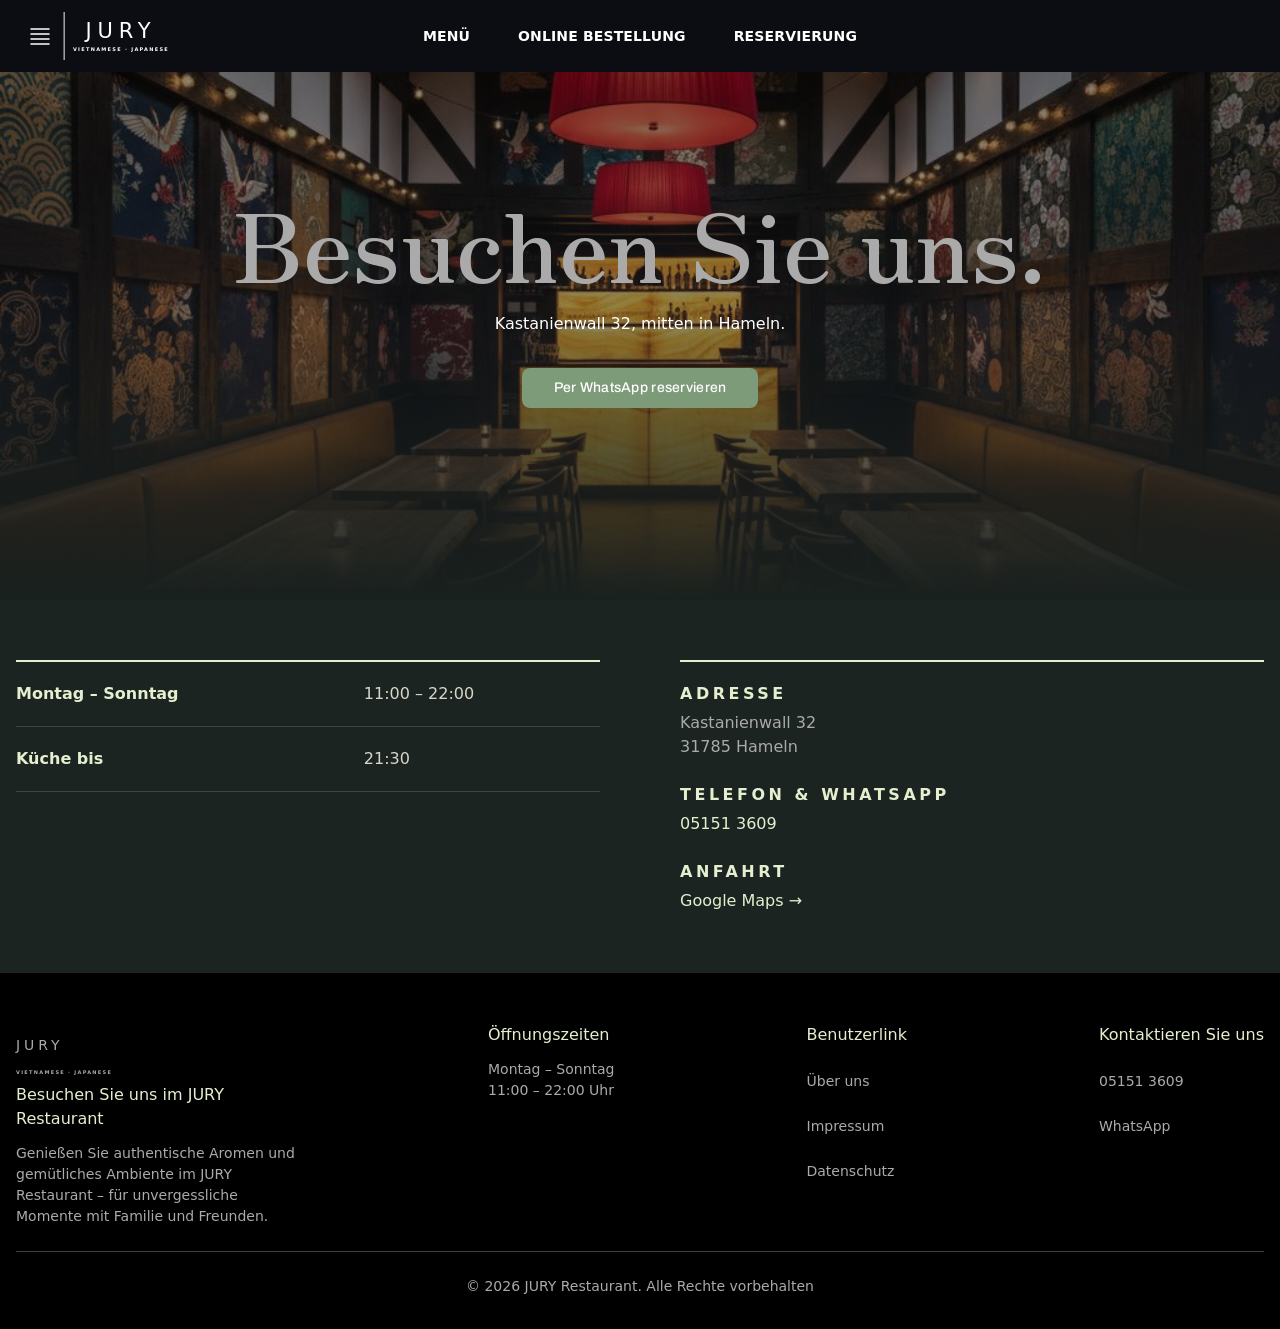
<file: kontakt.html>
<!doctype html>
<html lang="de"><head><meta charset="utf-8"><meta name="viewport" content="width=device-width,initial-scale=1"><title>Kontakt | JURY Restaurant Hameln</title><link rel="stylesheet" href="css/fonts.css"><link rel="stylesheet" href="css/tokens.css"><link rel="stylesheet" href="css/home.css"><link rel="stylesheet" href="css/taumi-source-252485d45a1d6a08.css"><link rel="stylesheet" href="css/juri-source.css?v=20260812c"></head><body>
<header class="header scrolled" id="header"><div class="container"><a href="index.html" class="brand"><span class="brand__mark"></span><span>JURY<small>Vietnamese · Japanese</small></span></a><div class="nav-desktop"><nav class="nav"><a href="speisekarte.html">Speisekarte</a><a href="bestellen.html"><span lang="de">Bestellen</span><span lang="en">Order</span></a></nav><div class="lang-toggle"><button data-lang="de">DE</button><button data-lang="en">EN</button></div><a class="btn btn--primary" href="https://wa.me/4951513609?text=Hallo%20JURY%2C%20ich%20m%C3%B6chte%20einen%20Tisch%20reservieren."><span lang="de">Reservieren</span><span lang="en">Reserve</span></a></div><button class="burger" id="burger"><span></span><span></span><span></span></button></div></header>
<div class="drawer" id="drawer"><button class="drawer-close">×</button><a href="speisekarte.html">Speisekarte</a><a href="bestellen.html"><span lang="de">Bestellen</span><span lang="en">Order</span></a><a href="ueber-uns.html"><span lang="de">Über uns</span><span lang="en">About</span></a><div class="lang-toggle"><button data-lang="de">DE</button><button data-lang="en">EN</button></div></div>
<main><section class="page-hero"><img class="page-hero__bg" src="images/interior.jpg" alt="JURY Restaurant in Hameln"><div class="container"><span class="eyebrow">Kontakt</span><h1><span lang="de">Besuchen Sie uns.</span><span lang="en">Visit us.</span></h1><p><span lang="de">Kastanienwall 32, mitten in Hameln.</span><span lang="en">Kastanienwall 32, in the heart of Hameln.</span></p><div class="cta"><a class="btn btn--primary" href="https://wa.me/4951513609?text=Hallo%20JURY%2C%20ich%20m%C3%B6chte%20einen%20Tisch%20reservieren."><span lang="de">Per WhatsApp reservieren</span><span lang="en">Reserve on WhatsApp</span></a></div></div></section><section class="page-content section--alt"><div class="container hours-grid"><table class="hours-table"><tbody><tr><th><span lang="de">Montag – Sonntag</span><span lang="en">Monday – Sunday</span></th><td>11:00 – 22:00</td></tr><tr><th><span lang="de">Küche bis</span><span lang="en">Kitchen until</span></th><td>21:30</td></tr></tbody></table><dl class="hours-info"><div><dt>Adresse</dt><dd>Kastanienwall 32<br>31785 Hameln</dd></div><div><dt>Telefon & WhatsApp</dt><dd><a href="tel:+4951513609">+49 5151 3609</a></dd></div><div><dt><span lang="de">Anfahrt</span><span lang="en">Directions</span></dt><dd><a href="https://www.google.com/maps/search/?api=1&query=Kastanienwall+32+31785+Hameln" target="_blank" rel="noopener">Google Maps →</a></dd></div></dl></div></section></main>
<footer class="footer"><div class="container footer-bottom"><span>© 2026 JURY Restaurant</span><nav><a href="impressum.html">Impressum</a><a href="datenschutz.html">Datenschutz</a></nav></div></footer><script src="js/home.js?v=20260822a"></script><script src="js/juri-source.js?v=20260822a"></script></body></html>
</file>
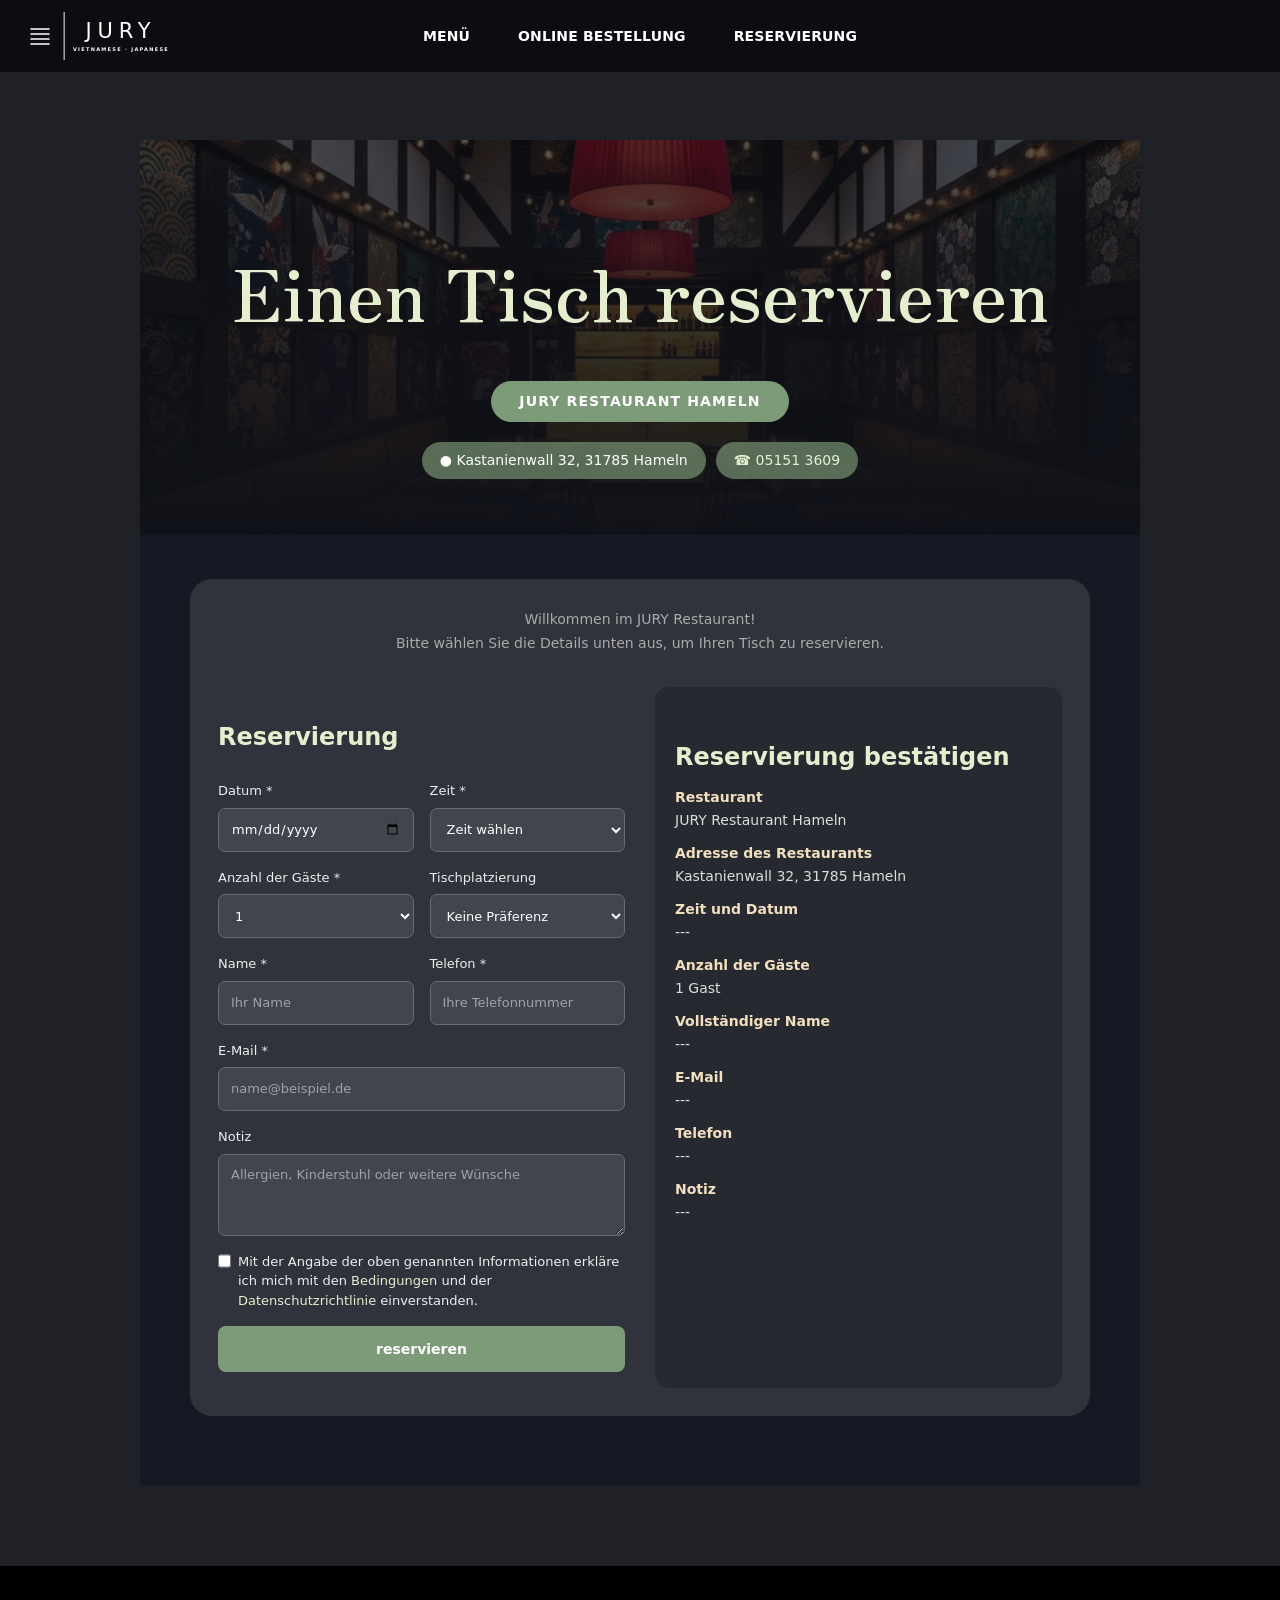
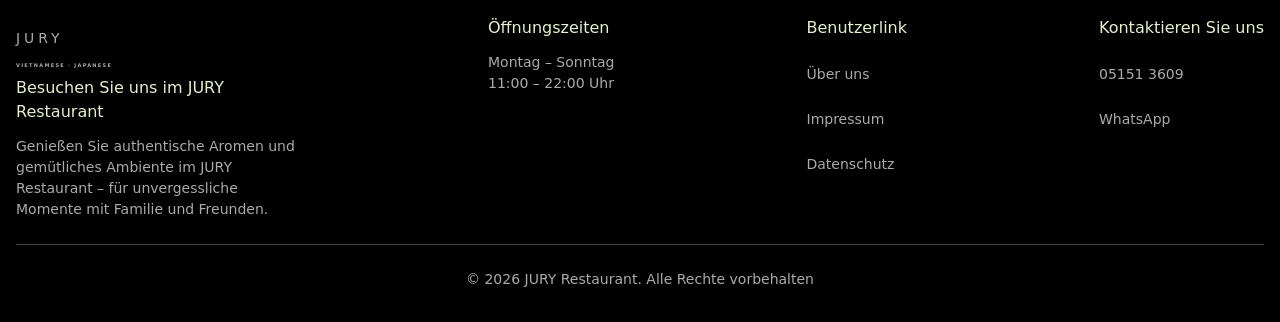
<file: reservieren.html>
<!doctype html>
<html lang="de">
<head>
  <meta charset="utf-8">
  <meta name="viewport" content="width=device-width,initial-scale=1">
  <title>Tisch reservieren | JURY Restaurant Hameln</title>
  <meta name="description" content="Tisch im JURY Restaurant Hameln online reservieren.">
  <link rel="stylesheet" href="css/fonts.css">
  <link rel="stylesheet" href="css/tokens.css">
  <link rel="stylesheet" href="css/home.css">
  <link rel="stylesheet" href="css/taumi-source-252485d45a1d6a08.css">
  <link rel="stylesheet" href="css/juri-source.css?v=20260812d">
</head>
<body>
  <main>
    <section class="reservation-hero">
      <img src="images/interior.jpg" alt="Innenraum des JURY Restaurants">
      <div class="reservation-hero__content">
        <h1>Einen Tisch reservieren</h1>
        <span class="reservation-hero__branch">JURY RESTAURANT HAMELN</span>
        <div class="reservation-hero__contact"><span>● Kastanienwall 32, 31785 Hameln</span><a href="tel:+4951513609">☎ +49 5151 3609</a></div>
      </div>
    </section>
    <section class="reservation-main">
      <div class="reservation-card">
        <p class="reservation-card__intro">Willkommen im JURY Restaurant!<br>Bitte wählen Sie die Details unten aus, um Ihren Tisch zu reservieren.</p>
        <div class="reservation-grid">
          <form class="reservation-form" id="onlineReservationForm">
            <h2>Reservierung</h2>
            <label>Datum *<input id="bookingDate" name="date" type="date" required></label>
            <label>Zeit *<select id="bookingTime" name="time" required><option value="">Zeit wählen</option><option>11:00</option><option>11:30</option><option>12:00</option><option>12:30</option><option>13:00</option><option>13:30</option><option>14:00</option><option>17:00</option><option>17:30</option><option>18:00</option><option>18:30</option><option>19:00</option><option>19:30</option><option>20:00</option><option>20:30</option><option>21:00</option></select></label>
            <label>Anzahl der Gäste *<select id="bookingGuests" name="guests" required><option>1</option><option>2</option><option>3</option><option>4</option><option>5</option><option>6</option><option>7</option><option>8</option><option value="9+">9+</option></select></label>
            <label>Tischplatzierung<select id="bookingSeat" name="seat"><option value="">Keine Präferenz</option><option>Innenbereich</option><option>Außenbereich</option><option>Ruhiger Tisch</option></select></label>
            <label>Name *<input id="bookingName" name="name" autocomplete="name" placeholder="Ihr Name" required></label>
            <label>Telefon *<input id="bookingPhone" name="phone" type="tel" autocomplete="tel" placeholder="Ihre Telefonnummer" required></label>
            <label class="full">E-Mail *<input id="bookingEmail" name="email" type="email" autocomplete="email" placeholder="name@beispiel.de" required></label>
            <label class="full">Notiz<textarea id="bookingNote" name="note" placeholder="Allergien, Kinderstuhl oder weitere Wünsche"></textarea></label>
            <label class="full reservation-consent"><input name="consent" type="checkbox" required><span>Mit der Angabe der oben genannten Informationen erkläre ich mich mit den <a href="impressum.html">Bedingungen</a> und der <a href="datenschutz.html">Datenschutzrichtlinie</a> einverstanden.</span></label>
            <button class="reservation-submit" type="submit">reservieren</button>
            <p class="reservation-message" id="reservationMessage" aria-live="polite"></p>
          </form>
          <aside class="reservation-summary">
            <h2>Reservierung bestätigen</h2>
            <dl>
              <div><dt>Restaurant</dt><dd>JURY Restaurant Hameln</dd></div>
              <div><dt>Adresse des Restaurants</dt><dd>Kastanienwall 32, 31785 Hameln</dd></div>
              <div><dt>Zeit und Datum</dt><dd data-summary="datetime">---</dd></div>
              <div><dt>Anzahl der Gäste</dt><dd data-summary="guests">1 Gast</dd></div>
              <div><dt>Vollständiger Name</dt><dd data-summary="name">---</dd></div>
              <div><dt>E-Mail</dt><dd data-summary="email">---</dd></div>
              <div><dt>Telefon</dt><dd data-summary="phone">---</dd></div>
              <div><dt>Notiz</dt><dd data-summary="note">---</dd></div>
            </dl>
          </aside>
        </div>
      </div>
    </section>
  </main>
  <script src="js/juri-source.js?v=20260822a"></script>
  <script src="js/reservation.js?v=20260822a"></script>
</body>
</html>
</file>
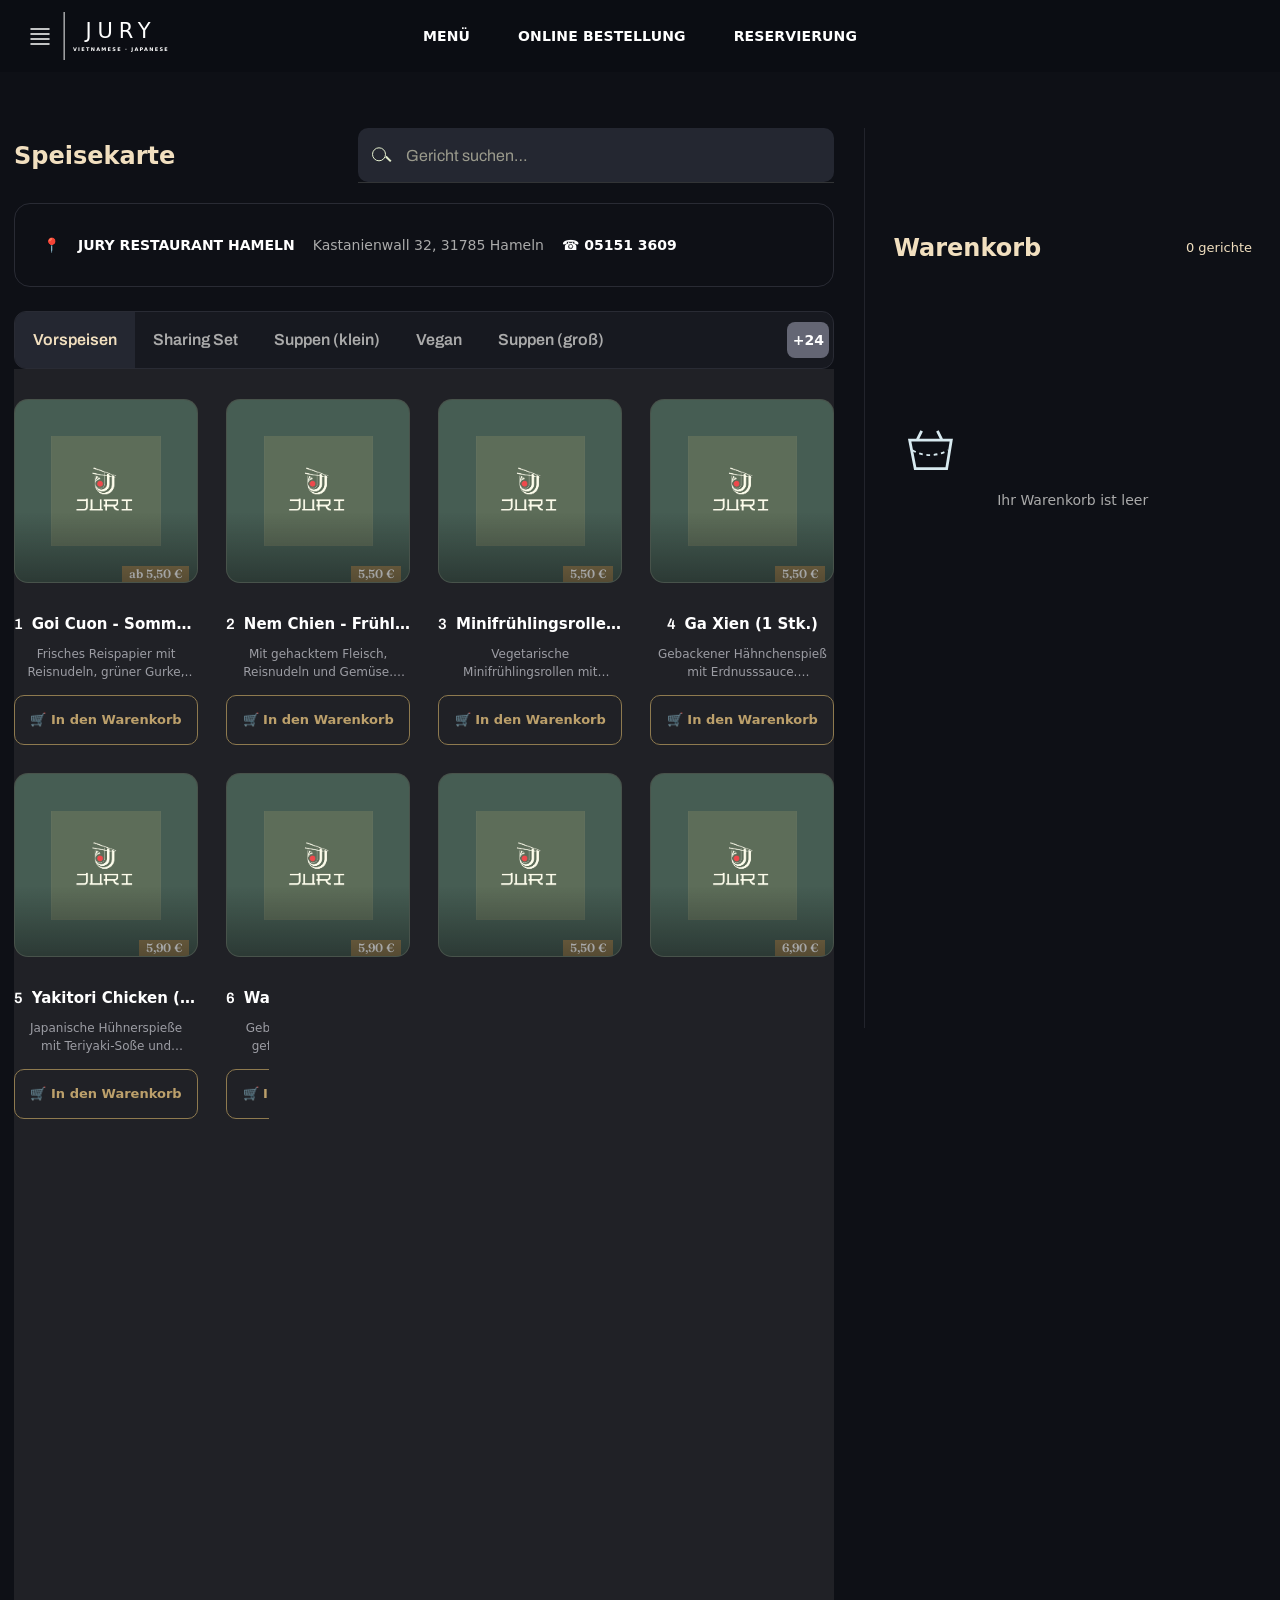
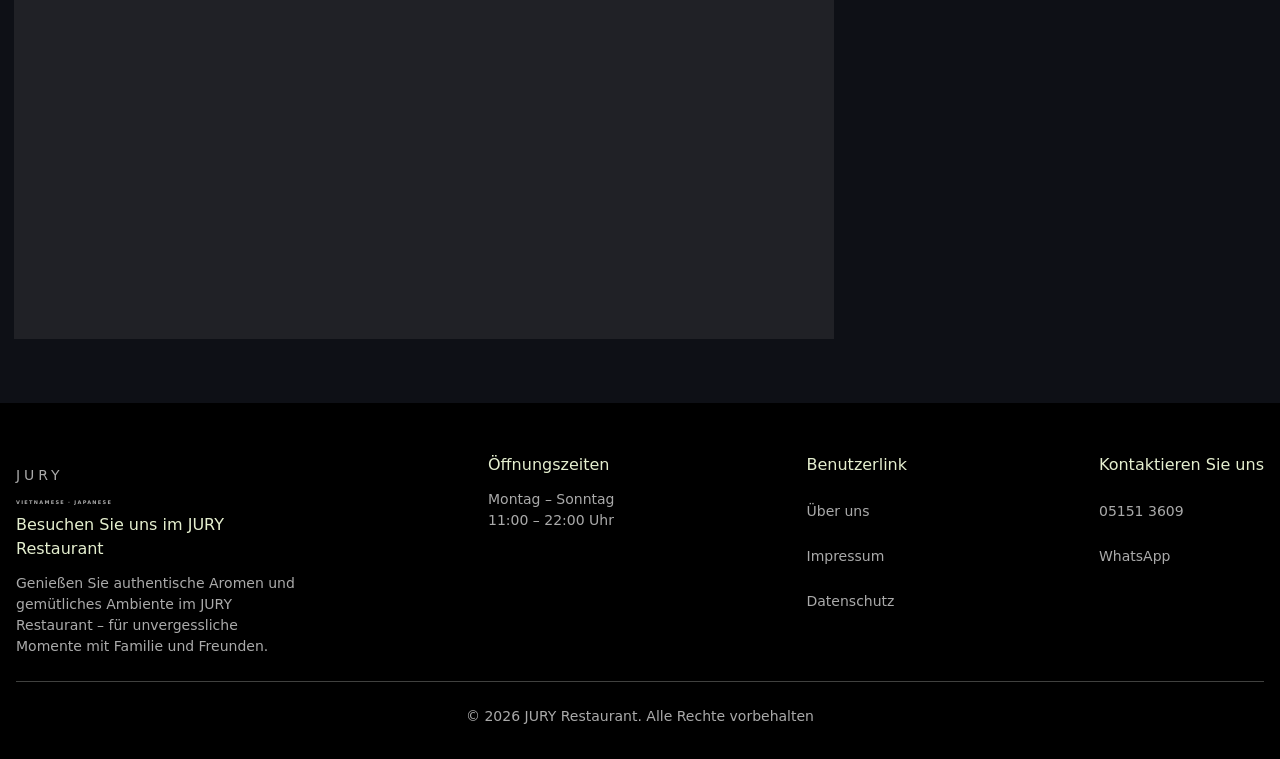
<file: speisekarte.html>
<!DOCTYPE html>
<html lang="de">
<head>
<meta charset="UTF-8">
<meta name="viewport" content="width=device-width, initial-scale=1">
<title>Speisekarte — JURY Restaurant | Vietnamesisch·Japanisch Hameln</title>
<meta name="description" content="Die Speisekarte von JURY Restaurant in Hameln: Phở, Sushi, Bún, vegane Gerichte & Getränke — vietnamesisch·japanisch, zweisprachig DE/EN, mit Allergenangaben und Preisen.">
<meta name="robots" content="index, follow">
<meta name="theme-color" content="#39412f">
<meta property="og:type" content="restaurant.menu">
<meta property="og:title" content="Speisekarte — JURY Restaurant Hameln">
<meta property="og:description" content="Phở, Sushi, Bún & vegane Gerichte — die volle Karte online, zweisprachig DE/EN mit Preisen und Allergenen.">
<meta property="og:image" content="images/hero-restaurant.jpg">
<meta property="og:locale" content="de_DE">
<meta property="og:locale:alternate" content="en_US">
<link rel="preload" href="fonts/Fraunces.woff2" as="font" type="font/woff2" crossorigin>
<link rel="preload" href="fonts/Archivo.woff2" as="font" type="font/woff2" crossorigin>
<link rel="stylesheet" href="css/fonts.css">
<link rel="stylesheet" href="css/tokens.css?v=2">
<link rel="stylesheet" href="css/home.css?v=2">
<link rel="stylesheet" href="css/menu.css?v=20260818a">
<link rel="stylesheet" href="css/taumi-source-252485d45a1d6a08.css">
<link rel="stylesheet" href="css/juri-source.css?v=20260813j">
<link rel="icon" href="data:image/svg+xml,<svg xmlns='http://www.w3.org/2000/svg' viewBox='0 0 100 100'><text y='.9em' font-size='90'>🍜</text></svg>">
<script type="application/ld+json">
{
  "@context":"https://schema.org","@type":"Restaurant",
  "name":"JURY Restaurant",
  "servesCuisine":["Vietnamese","Japanese","Sushi"],
  "url":"https://jury.jury-resto.online/",
  "telephone":"+4951513609",
  "priceRange":"€€",
  "address":{"@type":"PostalAddress","streetAddress":"Kastanienwall 32","postalCode":"31785","addressLocality":"Hameln","addressCountry":"DE"},
  "acceptsReservations":"True",
  "hasMenu":"speisekarte.html"
}
</script>
</head>
<body>

<!-- Header -->
<header class="header scrolled" id="header">
  <div class="container">
    <a href="index.html" class="brand">JURY<small>Phở · Vietnamese · Japanese</small></a>
    <div class="nav-desktop">
      <nav class="nav">
        <a href="ueber-uns.html"><span lang="de">Über uns</span><span lang="en">About</span></a>
        <a href="speisekarte.html">Speisekarte</a>

        <a href="bestellen.html"><span lang="de">Bestellen</span><span lang="en">Order</span></a>
        <a href="kontakt.html">Kontakt</a>
      </nav>
      <div class="lang-toggle" role="group" aria-label="Sprache / Language">
        <button data-lang="de" aria-pressed="true">DE</button>
        <button data-lang="en" aria-pressed="false">EN</button>
      </div>
      <a href="reservieren.html" class="btn btn--primary"><span lang="de">Tisch reservieren</span><span lang="en">Reserve a table</span></a>
    </div>
    <button class="burger" id="burger" aria-label="Menü öffnen"><span></span><span></span><span></span></button>
  </div>
</header>

<!-- Mobile drawer -->
<div class="drawer" id="drawer" role="dialog" aria-label="Navigation">
  <button class="drawer-close" aria-label="Schließen">✕</button>
  <a href="ueber-uns.html"><span lang="de">Über uns</span><span lang="en">About</span></a>
  <a href="speisekarte.html">Speisekarte</a>

  <a href="bestellen.html"><span lang="de">Bestellen</span><span lang="en">Order</span></a>
  <a href="kontakt.html">Kontakt</a>
  <div class="lang-toggle" role="group" aria-label="Sprache">
    <button data-lang="de" aria-pressed="true">DE</button>
    <button data-lang="en" aria-pressed="false">EN</button>
  </div>
  <a href="reservieren.html" class="btn btn--primary"><span lang="de">Tisch reservieren</span><span lang="en">Reserve a table</span></a>
</div>

<!-- Intro -->
<section class="menu-intro">
  <div class="container">
    <span class="eyebrow"><span lang="de">Speisekarte</span><span lang="en">Menu</span></span>
    <h1><span lang="de">Unsere Karte</span><span lang="en">Our menu</span></h1>
    <p>
      <span lang="de">Vietnamesische Seele, japanische Präzision — Phở, Sushi, Bún, vegane Gerichte und mehr. Alle Preise inkl. MwSt.</span>
      <span lang="en">Vietnamese soul, Japanese precision — phở, sushi, bún, vegan dishes and more. All prices incl. VAT.</span>
    </p>
  </div>
</section>

<!-- Current customer menu PDF -->
<div class="menu-pdf-link"><div class="container"><a class="btn" href="JURY-Speisekarte-menu.pdf" target="_blank" rel="noopener"><span lang="de">Aktuelle Speisekarte als PDF öffnen</span><span lang="en">Open current menu PDF</span></a></div></div>

<!-- Filter bar -->
<div class="menu-filter">
  <div class="container">
    <div class="menu-search">
      <label for="menuSearch" style="position:absolute;left:-9999px">Suche</label>
      <input id="menuSearch" type="search" autocomplete="off" placeholder="Gericht suchen…">
    </div>
    <button class="filter-toggle" id="veganToggle" aria-pressed="false">
      <span class="dot"></span><span lang="de">Nur Vegan</span><span lang="en">Vegan only</span>
    </button>
  </div>
</div>

<!-- Category tabs -->
<nav class="menu-tabs" aria-label="Kategorien">
  <div class="menu-tabs__scroll" id="menuTabs"></div>
</nav>

<!-- Menu body (rendered by menu.js) -->
<main class="menu-body">
  <div class="container">
    <div id="menuBody"><p class="menu-status"><span lang="de">Speisekarte wird geladen…</span><span lang="en">Loading menu…</span></p></div>
    <p class="menu-empty" id="menuEmpty"><span lang="de">Keine Gerichte gefunden.</span><span lang="en">No dishes found.</span></p>
  </div>
</main>

<!-- Legend -->
<section class="legend">
  <div class="container">
    <details>
      <summary><span lang="de">Allergene A–N</span><span lang="en">Allergens A–N</span></summary>
      <dl id="legendAllergen"></dl>
    </details>
    <details>
      <summary><span lang="de">Zusatzstoffe</span><span lang="en">Additives</span></summary>
      <dl id="legendAdditive"></dl>
    </details>
    <p class="note">
      <span lang="de">Trotz größter Sorgfalt können Spuren anderer Allergene nicht ausgeschlossen werden. Alle Preise inkl. MwSt.</span>
      <span lang="en">Despite the greatest care, traces of other allergens cannot be excluded. All prices incl. VAT.</span>
    </p>
  </div>
</section>

<!-- Reserve band -->
<section class="section reserve-band">
  <div class="container">
    <h2><span lang="de">Hunger bekommen?</span><span lang="en">Getting hungry?</span></h2>
    <p><span lang="de">Sichern Sie sich Ihren Tisch — wir bestätigen zeitnah persönlich.</span><span lang="en">Secure your table — we confirm personally, promptly.</span></p>
    <a href="reservieren.html" class="btn"><span lang="de">Tisch reservieren</span><span lang="en">Reserve a table</span></a>
  </div>
</section>

<!-- Footer -->
<footer class="footer">
  <div class="container">
    <div class="footer-grid">
      <div>
        <div class="brand">JURY PHỞ</div>
        <p><span lang="de">Vietnamesisch · Japanisch Fusion im historischen Fachwerkhaus am Kastanienwall.</span><span lang="en">Vietnamese · Japanese fusion in a historic timber-framed house on Kastanienwall.</span></p>
      </div>
      <div>
        <h4><span lang="de">Öffnungszeiten</span><span lang="en">Hours</span></h4>
        <address>
          <span lang="de">Mo – So: 11:00 – 22:00</span><span lang="en">Mon – Sun: 11:00 – 22:00</span><br>
          Kastanienwall 32<br>31785 Hameln
        </address>
      </div>
      <div>
        <h4>Kontakt</h4>
        <ul>
          <li><a href="tel:+4951513609">+49 5151 3609</a></li>
          <li><a href="index.html">Home</a></li>
          <li><a href="reservieren.html"><span lang="de">Reservieren</span><span lang="en">Reserve</span></a></li>
          <li><a href="impressum.html">Impressum</a></li>
          <li><a href="datenschutz.html">Datenschutz</a></li>
        </ul>
      </div>
    </div>
    <div class="footer-bottom">
      <span>© 2026 JURY Restaurant</span>
      <nav>
        <a href="impressum.html">Impressum</a>
        <a href="datenschutz.html">Datenschutz</a>
      </nav>
    </div>
  </div>
</footer>

<!-- Bottom nav (mobile) -->
<nav class="bottom-nav" aria-label="Mobile">
  <ul>
    <li><a href="index.html"><span>⌂</span>Home</a></li>
    <li><a href="speisekarte.html"><span>🍜</span>Menü</a></li>
    <li><a href="reservieren.html" class="is-cta"><span>◈</span>Reservieren</a></li>
    <li><a href="kontakt.html"><span>✆</span>Kontakt</a></li>
  </ul>
</nav>

<!-- FAB -->
<a href="reservieren.html" class="fab show"><span lang="de">Tisch reservieren</span><span lang="en">Reserve</span></a>

<script src="js/menu-new.js?v=20260821a"></script>
<script src="js/menu.js?v=20260825a"></script>
<script src="js/juri-source.js?v=20260822a"></script>
<script src="js/order-cart.js?v=20260822a"></script>
</body>
</html>
</file>
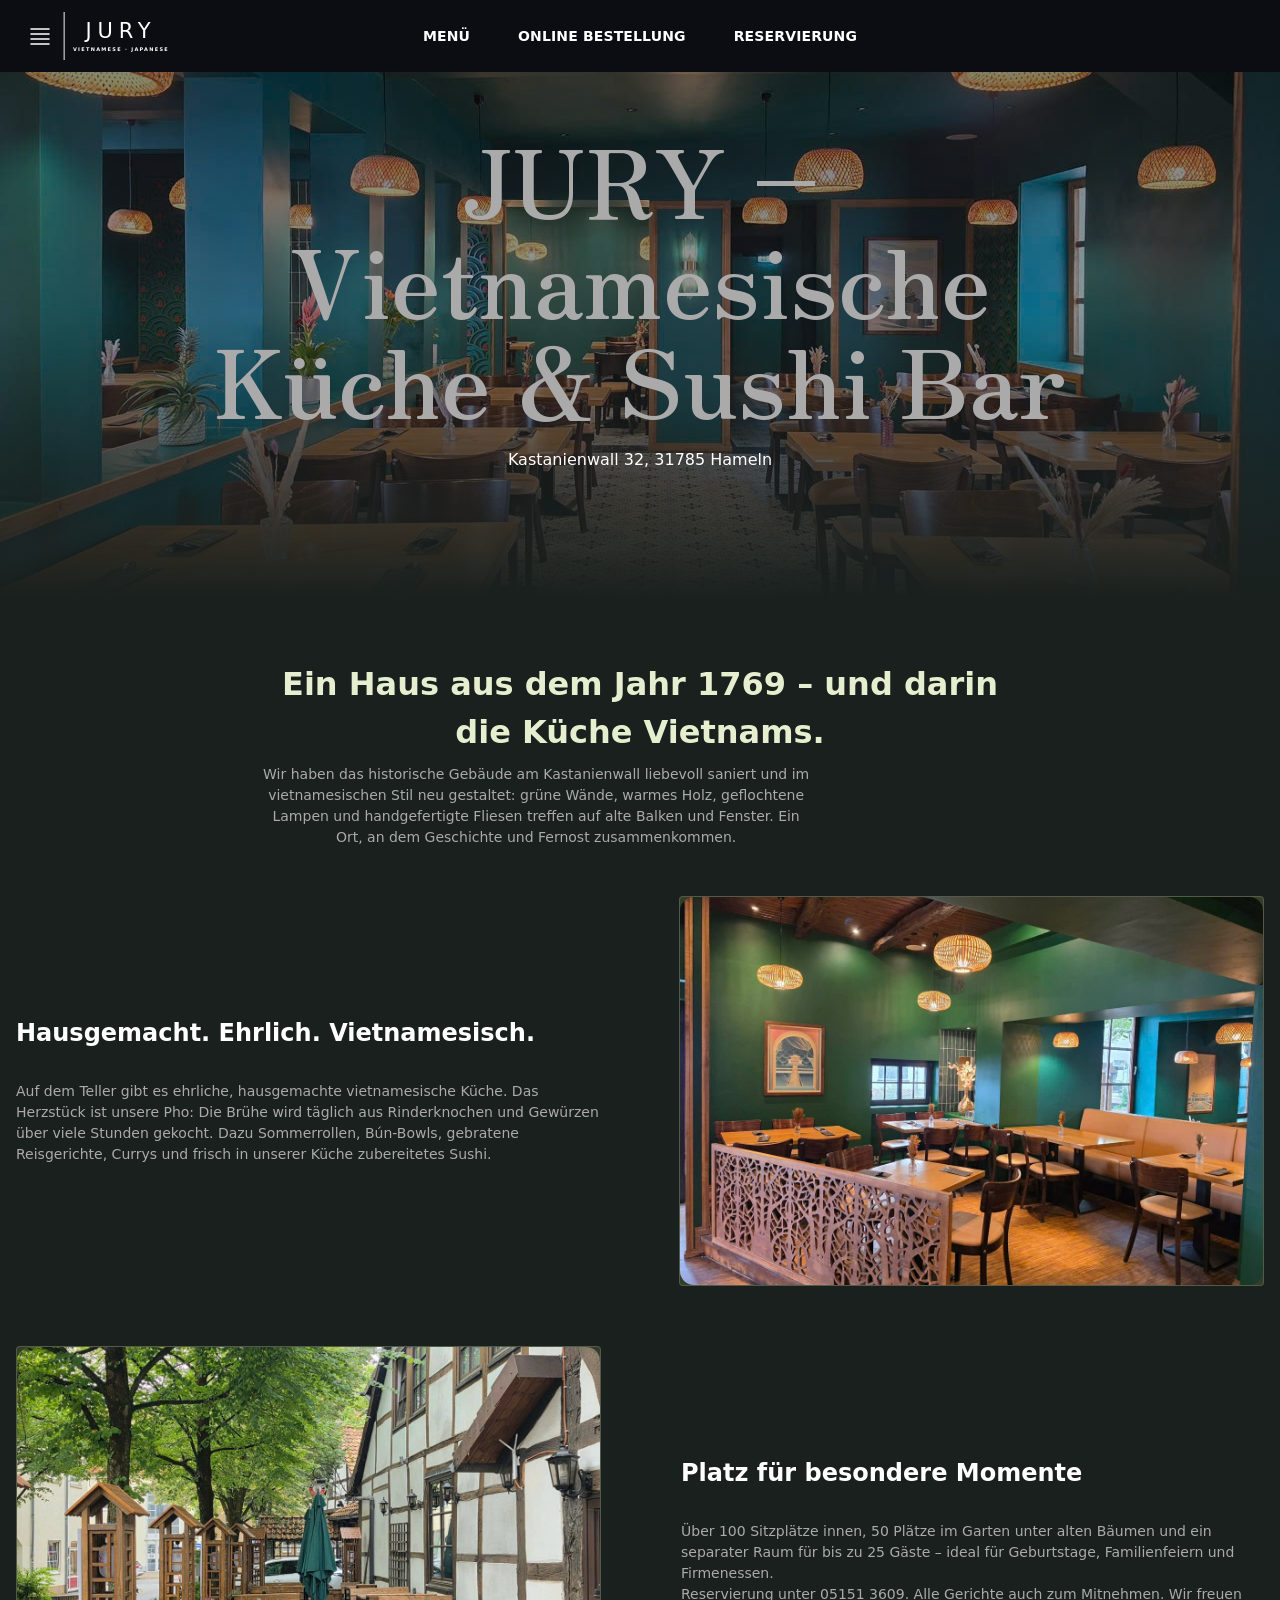
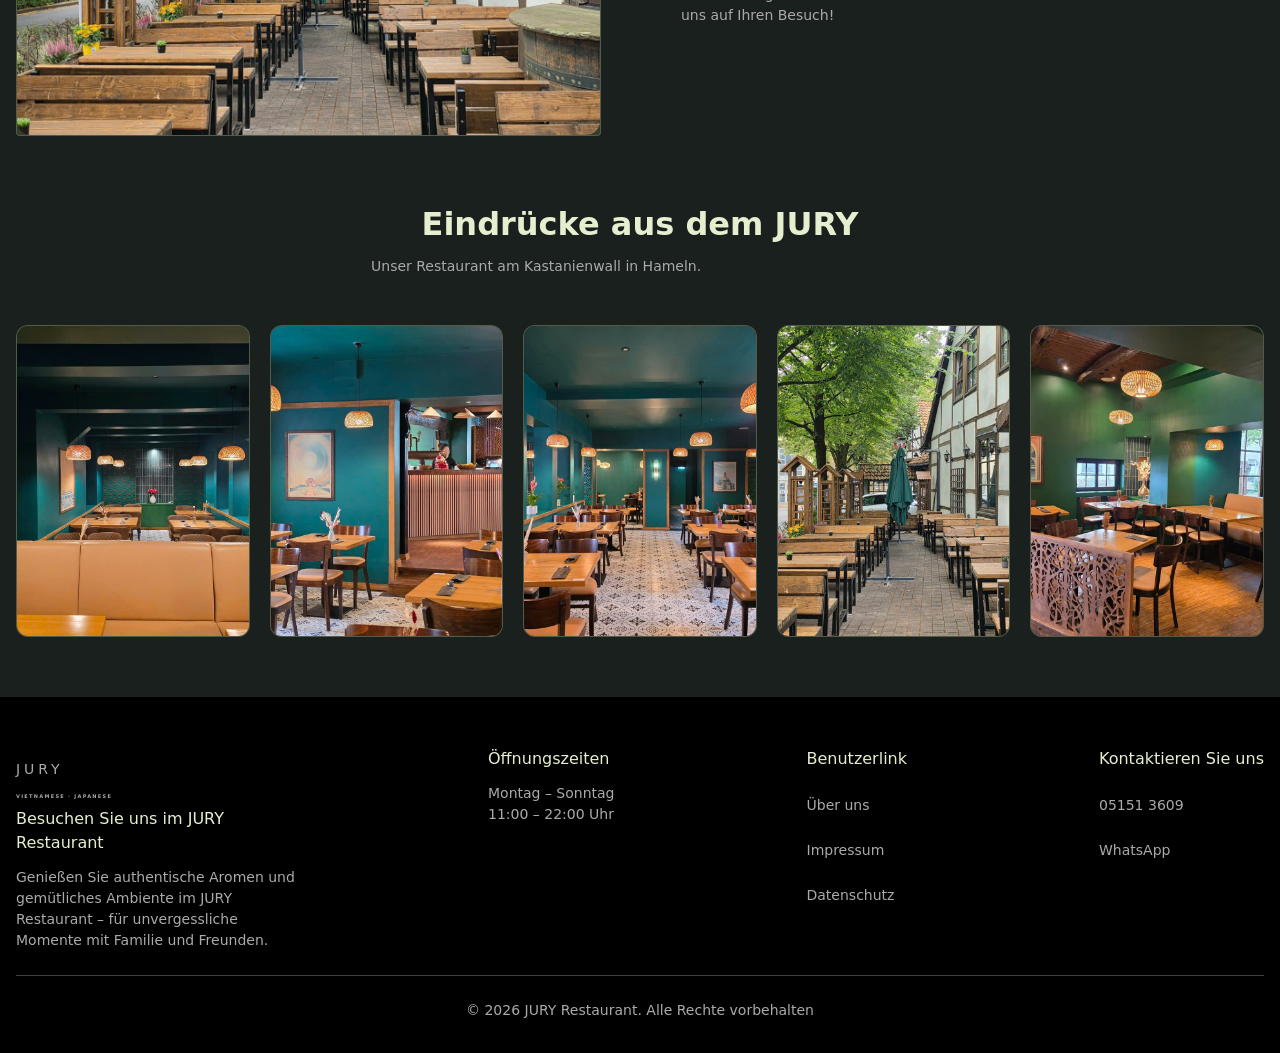
<file: ueber-uns.html>
<!doctype html>
<html lang="de"><head><meta charset="utf-8"><meta name="viewport" content="width=device-width,initial-scale=1"><title>Über JURY | Restaurant Hameln</title><link rel="stylesheet" href="css/fonts.css"><link rel="stylesheet" href="css/tokens.css"><link rel="stylesheet" href="css/home.css"><link rel="stylesheet" href="css/taumi-source-252485d45a1d6a08.css"><link rel="stylesheet" href="css/juri-source.css?v=20260825a"></head><body>
<header class="header scrolled" id="header"><div class="container"><a href="index.html" class="brand"><span class="brand__mark"></span><span>JURY<small>Vietnamese · Japanese</small></span></a><div class="nav-desktop"><nav class="nav"><a href="speisekarte.html">Speisekarte</a><a href="bestellen.html"><span lang="de">Bestellen</span><span lang="en">Order</span></a></nav><div class="lang-toggle"><button data-lang="de">DE</button><button data-lang="en">EN</button></div><a class="btn btn--primary" href="https://wa.me/4951513609?text=Hallo%20JURY%2C%20ich%20m%C3%B6chte%20einen%20Tisch%20reservieren."><span lang="de">Reservieren</span><span lang="en">Reserve</span></a></div><button class="burger" id="burger"><span></span><span></span><span></span></button></div></header>
<div class="drawer" id="drawer"><button class="drawer-close">×</button><a href="speisekarte.html">Speisekarte</a><a href="bestellen.html"><span lang="de">Bestellen</span><span lang="en">Order</span></a><a href="kontakt.html">Kontakt</a><div class="lang-toggle"><button data-lang="de">DE</button><button data-lang="en">EN</button></div></div>
<main><section class="page-hero"><img class="page-hero__bg" src="images/jury/interior-hall.png" alt="Innenraum des JURY Restaurant"><div class="container"><span class="eyebrow">Über uns</span><h1>JURY – Vietnamesische Küche &amp; Sushi Bar</h1><p>Kastanienwall 32, 31785 Hameln</p></div></section><section class="page-content"><div class="container"><div class="section-head"><h2>Ein Haus aus dem Jahr 1769 – und darin die Küche Vietnams.</h2><p>Wir haben das historische Gebäude am Kastanienwall liebevoll saniert und im vietnamesischen Stil neu gestaltet: grüne Wände, warmes Holz, geflochtene Lampen und handgefertigte Fliesen treffen auf alte Balken und Fenster. Ein Ort, an dem Geschichte und Fernost zusammenkommen.</p></div><div class="anlass"><div class="anlass__row"><div><h2>Hausgemacht. Ehrlich. Vietnamesisch.</h2><p>Auf dem Teller gibt es ehrliche, hausgemachte vietnamesische Küche. Das Herzstück ist unsere Pho: Die Brühe wird täglich aus Rinderknochen und Gewürzen über viele Stunden gekocht. Dazu Sommerrollen, Bún-Bowls, gebratene Reisgerichte, Currys und frisch in unserer Küche zubereitetes Sushi.</p></div><div class="anlass__media"><img src="images/jury/interior-timber.png" alt="Warmer Gastraum im JURY"></div></div><div class="anlass__row anlass__row--rev"><div><h2>Platz für besondere Momente</h2><p>Über 100 Sitzplätze innen, 50 Plätze im Garten unter alten Bäumen und ein separater Raum für bis zu 25 Gäste – ideal für Geburtstage, Familienfeiern und Firmenessen.</p><p>Reservierung unter <a href="tel:+4951513609">+49 5151 3609</a>. Alle Gerichte auch zum Mitnehmen. Wir freuen uns auf Ihren Besuch!</p></div><div class="anlass__media"><img src="images/jury/terrace.png" alt="JURY Terrasse unter alten Bäumen"></div></div></div><div class="section-head" style="margin-top:64px"><h2>Eindrücke aus dem JURY</h2><p>Unser Restaurant am Kastanienwall in Hameln.</p></div><div class="gallery"><img src="images/jury/interior-booths.png" alt="Sitzbereich im JURY"><img src="images/jury/interior-bar.png" alt="Gastraum und Bar"><img src="images/jury/interior-hall.png" alt="Großer Gastraum"><img src="images/jury/terrace.png" alt="Terrasse des JURY"><img src="images/jury/interior-timber.png" alt="Historische Balken im JURY"><img src="images/jury/interior-tiles.png" alt="Handgefertigte Fliesen und Gastraum"><img src="images/jury/interior-banquette.png" alt="Sitzbank im JURY"><img src="images/jury/interior-mirror.png" alt="Gastraum mit Spiegelwand"></div></div></section></main>
<footer class="footer"><div class="container footer-bottom"><span>© 2026 JURY Restaurant</span><nav><a href="kontakt.html">Kontakt</a><a href="impressum.html">Impressum</a><a href="datenschutz.html">Datenschutz</a></nav></div></footer><script src="js/home.js?v=20260822a"></script><script src="js/juri-source.js?v=20260822a"></script></body></html>
</file>
<file: css/fonts.css>
/* css/fonts.css — self-hosted variable fonts (latin + latin-ext for ä ö ü ß ơ ư) */
@font-face{
  font-family:"Poppins";
  src:url("../fonts/Poppins-Regular.woff2") format("woff2");
  font-weight:400;font-display:swap;font-style:normal;
}
@font-face{
  font-family:"Poppins";
  src:url("../fonts/Poppins-SemiBold.woff2") format("woff2");
  font-weight:600;font-display:swap;font-style:normal;
}
@font-face{
  font-family:"Fraunces";
  src:url("../fonts/Fraunces.woff2") format("woff2");
  font-weight:400 600;font-display:swap;font-style:normal;
  unicode-range:U+0000-00FF,U+0131,U+0152-0153,U+02BB-02BC,U+02C6,U+02DA,U+02DC,U+2000-206F,U+2074,U+20AC,U+2122,U+2191,U+2193,U+2212,U+2215,U+FEFF,U+FFFD;
}
@font-face{
  font-family:"Fraunces";
  src:url("../fonts/Fraunces-ext.woff2") format("woff2");
  font-weight:400 600;font-display:swap;font-style:normal;
  unicode-range:U+0100-024F,U+0259,U+1E00-1EFF,U+2020,U+20A0-20AB,U+20AD-20CF,U+2113,U+2C60-2C7F,U+A720-A7FF;
}
@font-face{
  font-family:"Archivo";
  src:url("../fonts/Archivo.woff2") format("woff2");
  font-weight:400 600;font-display:swap;font-style:normal;
  unicode-range:U+0000-00FF,U+0131,U+0152-0153,U+02BB-02BC,U+02C6,U+02DA,U+02DC,U+2000-206F,U+2074,U+20AC,U+2122,U+2191,U+2193,U+2212,U+2215,U+FEFF,U+FFFD;
}
@font-face{
  font-family:"Archivo";
  src:url("../fonts/Archivo-ext.woff2") format("woff2");
  font-weight:400 600;font-display:swap;font-style:normal;
  unicode-range:U+0100-024F,U+0259,U+1E00-1EFF,U+2020,U+20A0-20AB,U+20AD-20CF,U+2113,U+2C60-2C7F,U+A720-A7FF;
}
</file>
<file: css/tokens.css>
/* ========== css/tokens.css — Jury Phở design tokens ========== */
:root{
  /* ---------- PRIMITIVE: OLIVE → nay là NEUTRAL DARK (giữ tên biến) ----------
     Đổi nền olive → đen-xám trung tính hơi ấm (thêm chút nâu, không lạnh như xanh-điện),
     giống taumi (~#191B24/#0d0d12) để ẢNH món màu rực nổi bật (pop).
     Tên biến giữ nguyên để không phá các chỗ đang tham chiếu. */
  --olive-950:#141820;
  --olive-900:#171b24;   /* footer / bg-deep */
  --olive-850:#343d2a;   /* section xen kẽ / lazy-img fill */
  --olive-800:#232936;
  --olive-700:#39412f;   /* xanh olive từ logo JURY */
  --olive-600:#46513d;
  --olive-500:#5b684e;
  --olive-400:#788469;
  --olive-300:#9ca58e;

  /* ---------- PRIMITIVE: IVORY ---------- */
  --ivory-50:#f6f5ea;
  --ivory-100:#f1efdf;
  --ivory-300:#dcdbcb;
  --ivory-500:#d8d6c8;   /* warm body grey (was cold #d8dad0) */
  --ivory-700:#9a9a8c;

  /* ---------- PRIMITIVE: GOLD ---------- */
  --gold-300:#d9c8a0;
  --gold-400:#bda67a;
  --gold-500:#9f8a5a;
  --gold-600:#806f4a;
  --gold-700:#665739;

  --red-500:#d64545;
  --green-500:#7fa86a;
  --white:#fff; --black:#000;

  /* ---------- SEMANTIC ---------- */
  --bg:var(--olive-700);
  --bg-alt:var(--olive-850);
  --bg-deep:var(--olive-900);
  --surface:rgba(241,239,223,.04);
  --surface-hover:rgba(241,239,223,.07);
  --text:var(--ivory-100);
  --text-muted:var(--ivory-500);
  --text-faint:var(--ivory-700);
  --accent:var(--gold-500);
  --accent-hover:var(--gold-600);
  --on-accent:#1f2619;   /* chữ trên nút gold */
  --line:rgba(241,239,223,.16);
  --line-strong:rgba(241,239,223,.28);
  --focus:var(--gold-400);
  --overlay:linear-gradient(180deg,rgba(10,12,14,.15) 0%,rgba(10,12,14,.55) 55%,rgba(10,12,14,.9) 100%);

  /* ---------- TYPE ---------- */
  --font-display:"Fraunces","Georgia",serif;
  --font-sans:"Archivo","Segoe UI",Helvetica,Arial,sans-serif;
  --fs-hero:clamp(2.5rem,8.5vw,6.5rem);    /* 40 → 104px, low floor so "Vietnamesische" never breaks at 390px */
  --fs-h1:clamp(2rem,5vw,3.5rem);
  --fs-h2:clamp(2.5rem,4.5vw,4rem);        /* 40 → 64px */
  --fs-h3:clamp(1.2rem,2vw,1.5rem);
  --fs-lg:clamp(1.0625rem,1.4vw,1.125rem); --fs-base:1rem; --fs-sm:.875rem; --fs-xs:.8125rem;
  --lh-tight:1.02; --lh-snug:1.3; --lh-body:1.75;
  --tracking-display:-.02em;
  --tracking-caps:.22em;

  /* ---------- SPACING ---------- */
  --sp-1:.25rem;--sp-2:.5rem;--sp-3:.75rem;--sp-4:1rem;--sp-5:1.5rem;
  --sp-6:2rem;--sp-8:3rem;--sp-10:4rem;--sp-12:6rem;--sp-16:8rem;
  --content:1180px;
  --gutter:clamp(20px,5.8vw,28px);

  --r-xs:2px; --r-sm:4px; --r-md:6px; --r-pill:999px;

  --sh-sm:0 2px 8px rgba(6,8,10,.24);
  --sh-md:0 8px 24px rgba(6,8,10,.34);
  --sh-lg:0 18px 50px rgba(6,8,10,.42);

  --ease:cubic-bezier(.22,.61,.36,1);
  --dur-1:.15s; --dur-2:.28s; --dur-3:.5s;

  --header-h:64px; --bottom-h:68px;

  /* ---------- COMPONENT ---------- */
  --btn-primary-bg:var(--accent); --btn-primary-fg:var(--on-accent);
  --btn-primary-bg-hover:var(--accent-hover);
  --btn-ghost-border:var(--line-strong); --btn-ghost-fg:var(--text);
  --chip-bg:var(--surface); --chip-border:var(--line); --chip-fg:var(--text-faint);
  --card-bg:var(--surface); --card-border:var(--line);
}
@media (prefers-reduced-motion:reduce){
  *{animation-duration:.001s!important;transition-duration:.001s!important;scroll-behavior:auto!important}
}
</file>
<file: css/home.css>
/* css/home.css — Jury Phở homepage (olive/gold luxury dark). Needs tokens.css + fonts.css. */

*,*::before,*::after{box-sizing:border-box}
html{scroll-behavior:smooth}
body{
  margin:0;background:var(--bg);color:var(--text);
  font:var(--fs-base)/var(--lh-body) var(--font-sans);
  -webkit-font-smoothing:antialiased;text-rendering:optimizeLegibility;
  overflow-x:hidden;
}
img{display:block;max-width:100%;height:auto}
/* lazy-load safety net: any image frame shows neutral-dark fill (not blank) until the photo paints */
.feature__media,.split__media,.anlass__media,.bar-band,.gallery img{background:var(--olive-850)}
a{color:inherit;text-decoration:none}
h1,h2,h3{margin:0;font-family:var(--font-display);font-weight:500;line-height:var(--lh-tight);letter-spacing:var(--tracking-display)}
p{margin:0}
:focus-visible{outline:2px solid var(--focus);outline-offset:3px}

.container{width:100%;max-width:var(--content);margin-inline:auto;padding-inline:var(--gutter)}
.eyebrow{display:inline-block;font:600 var(--fs-xs)/1 var(--font-sans);
  letter-spacing:var(--tracking-caps);text-transform:uppercase;color:var(--accent);margin-bottom:var(--sp-4)}
.section{padding-block:clamp(4rem,7vw,6.5rem)}
.section--alt{background:var(--bg-alt)}
.section-head{max-width:640px;margin-bottom:var(--sp-8)}
.section-head--center{margin-inline:auto;text-align:center}
.section-head h2{font-size:var(--fs-h2);margin-top:.75rem}
.section-head p{color:var(--text-muted);margin-top:.9rem;font-size:var(--fs-lg);line-height:var(--lh-body);max-width:62ch}
.section-head--center p{margin-inline:auto}

/* ---- lang toggle: hide EN by default, swap on body.lang-en ----
   scoped to body descendants so it never matches <html lang> (would collapse the page) */
body [lang="en"]{display:none}
body.lang-en [lang="en"]{display:revert}
body.lang-en [lang="de"]{display:none}

/* ---------- Buttons ---------- */
.btn{display:inline-flex;align-items:center;gap:.5rem;
  font:600 var(--fs-base)/1 var(--font-sans);letter-spacing:.02em;
  padding:.9rem 1.8rem;border-radius:var(--r-pill);cursor:pointer;border:0;
  transition:transform var(--dur-1) var(--ease),background var(--dur-1),border-color var(--dur-1),color var(--dur-1)}
.btn--primary{background:var(--btn-primary-bg);color:var(--btn-primary-fg);
  box-shadow:0 4px 16px rgba(210,173,90,.18)}
.btn--primary:hover{background:var(--btn-primary-bg-hover);transform:translateY(-2px);
  box-shadow:0 10px 28px rgba(210,173,90,.32)}
.btn--ghost{background:transparent;color:var(--accent);border:1px solid var(--accent)}
.btn--ghost:hover{background:rgba(210,173,90,.08);color:var(--gold-300);border-color:var(--gold-300)}

/* ---------- Header ---------- */
.header{position:fixed;inset:0 0 auto;z-index:60;height:var(--header-h);
  background:linear-gradient(180deg,rgba(10,12,14,.55),rgba(10,12,14,0));
  border-bottom:1px solid transparent;
  transition:background var(--dur-2),box-shadow var(--dur-2),border-color var(--dur-2),backdrop-filter var(--dur-2)}
.header.scrolled{background:rgba(14,17,20,.9);border-bottom-color:rgba(210,173,90,.28);
  box-shadow:var(--sh-sm);backdrop-filter:blur(8px);-webkit-backdrop-filter:blur(8px)}
.header .container{height:100%;display:flex;align-items:center;justify-content:space-between;gap:var(--sp-5)}
/* brand: logo mark (icon cropped from square logo) + wordmark.
   Font styling lives on .brand so bare-text brands on other pages still render. */
/* ONE logo lockup, shared header + footer. Mark optically baseline-aligned to the J. */
.brand{display:inline-flex;align-items:baseline;gap:12px;line-height:1;
  font-family:var(--font-display);font-weight:600;font-size:1.35rem;letter-spacing:.16em;color:var(--ivory-50)}
/* icon mark = gold PNG (chopsticks + J + tiny amber accent), pre-cropped, no circle/border.
   ~0.85× the cap height, nudged down to sit on the wordmark baseline. */
.brand__mark{flex:0 0 auto;width:calc(1.35rem * .95);height:calc(1.35rem * .95);
  align-self:center;transform:translateY(.06em);
  background:url("../images/logo-mark-gold.png") center/contain no-repeat}
.footer-brand{align-items:center}
.footer-brand .brand__mark{width:2.4rem;height:2.4rem;transform:none}
.brand small{display:block;font-family:var(--font-sans);font-weight:400;font-size:.58rem;
  letter-spacing:var(--tracking-caps);text-transform:uppercase;color:var(--text-faint);margin-top:3px}
.nav{display:flex;align-items:center;gap:clamp(1rem,2.4vw,2rem)}
.nav a{position:relative;font-size:var(--fs-sm);color:var(--text-muted);padding:4px 0;transition:color var(--dur-1)}
.nav a::after{content:"";position:absolute;left:0;bottom:-2px;width:0;height:1px;background:var(--accent);transition:width var(--dur-2) var(--ease)}
.nav a:hover{color:var(--text)}.nav a:hover::after{width:100%}
/* thin text link, not a gold pill — the header keeps exactly one gold block (the CTA) */
.lang-toggle{display:flex;align-items:center;gap:.15rem;font-size:var(--fs-xs)}
.lang-toggle button{background:transparent;border:0;color:var(--text-faint);padding:.35rem .3rem;cursor:pointer;
  font:600 var(--fs-xs)/1 var(--font-sans);letter-spacing:.08em;transition:color var(--dur-1)}
.lang-toggle button:hover{color:var(--text)}
.lang-toggle button[aria-pressed="true"]{color:var(--accent)}
.lang-toggle button+button::before{content:"·";color:var(--line-strong);margin-right:.3rem}
.header .btn{padding:.6rem 1.1rem;font-size:var(--fs-sm)}
.nav-desktop{display:flex;align-items:center;gap:clamp(1rem,2.4vw,2rem)}
.burger{display:none;background:transparent;border:0;cursor:pointer;padding:8px;flex-direction:column;gap:5px}
.burger span{width:22px;height:2px;background:var(--text);border-radius:2px}

/* mobile drawer */
.drawer{position:fixed;inset:0;z-index:70;background:var(--olive-900);
  transform:translateX(100%);transition:transform var(--dur-2) var(--ease);
  display:flex;flex-direction:column;padding:var(--sp-8) var(--gutter);gap:var(--sp-5)}
.drawer.open{transform:none}
.drawer a{font-family:var(--font-display);font-size:1.6rem;color:var(--text)}
.drawer .drawer-close{align-self:flex-end;background:transparent;border:0;color:var(--text);font-size:1.6rem;cursor:pointer}
.drawer .btn{margin-top:var(--sp-4);justify-content:center}

/* ---------- Hero ---------- */
.hero{position:relative;min-height:100svh;display:flex;align-items:center;
  padding-top:var(--header-h);overflow:hidden;background:var(--olive-700)}
.hero__bg{position:absolute;inset:0;z-index:0}
.hero__bg img{width:100%;height:100%;object-fit:cover;object-position:center 40%;opacity:1;
  transform-origin:center;animation:heroZoom 20s ease-in-out infinite alternate}
@keyframes heroZoom{from{transform:scale(1)}to{transform:scale(1.06)}}
/* scrim trung tính, NHẸ ở trên (ảnh rõ) → tối ở đáy cho chữ đọc được */
.hero__bg::after{content:"";position:absolute;inset:0;
  background:linear-gradient(180deg,rgba(10,12,14,.15) 0%,rgba(10,12,14,.2) 42%,rgba(10,12,14,.9) 100%),
             linear-gradient(90deg,rgba(10,12,14,.82) 0%,rgba(10,12,14,.4) 52%,rgba(10,12,14,0) 100%)}
/* radial gold glow adds warmth */
.hero::before{content:"";position:absolute;inset:0;z-index:0;pointer-events:none;
  background:radial-gradient(90% 70% at 82% 18%,rgba(210,173,90,.14),transparent 55%)}
.hero .container{position:relative;z-index:1;padding-block:clamp(4rem,10vh,7rem)}
.hero__inner{max-width:760px}
.hero h1{font-size:var(--fs-hero);margin-block:var(--sp-2) var(--sp-4);
  text-wrap:balance}
.hero h1 em{font-style:italic;color:var(--gold-300)}
.hero .sub{font-size:var(--fs-lg);color:var(--text-muted);max-width:52ch;margin-bottom:var(--sp-6)}
.hero .cta{display:flex;flex-wrap:wrap;gap:var(--sp-4)}
.hero .cta .btn{min-height:56px;padding:0 36px}
.hero .addr{margin-top:var(--sp-6);font-size:var(--fs-sm);color:var(--text-faint);letter-spacing:.03em}
.hero__inner>*{opacity:0;animation:rise .7s var(--ease) forwards}
.hero .eyebrow{animation-delay:.35s}.hero h1{animation-delay:.45s}
.hero .sub{animation-delay:.6s}.hero .cta{animation-delay:.75s}.hero .addr{animation-delay:.85s}
@keyframes rise{from{transform:translateY(16px)}to{opacity:1;transform:translateY(0)}}
/* scroll cue */
.hero__scroll{position:absolute;left:50%;bottom:26px;z-index:2;transform:translateX(-50%);
  width:26px;height:42px;border:1px solid var(--line-strong);border-radius:var(--r-pill);
  display:flex;justify-content:center;opacity:0;animation:rise .7s var(--ease) 1s forwards}
.hero__scroll span{width:3px;height:8px;margin-top:8px;border-radius:2px;background:var(--accent);
  animation:scrollDot 1.8s var(--ease) infinite}
@keyframes scrollDot{0%{transform:translateY(0);opacity:1}70%{transform:translateY(14px);opacity:0}100%{opacity:0}}

/* ---------- Scroll reveal (IntersectionObserver adds .in) ---------- */
.reveal{opacity:0;transform:translateY(24px);transition:opacity .7s var(--ease),transform .7s var(--ease)}
.reveal.in{opacity:1;transform:none}
@media (prefers-reduced-motion:reduce){.reveal{opacity:1;transform:none}.hero__inner>*,.hero__scroll{opacity:1;animation:none}.hero__bg img{animation:none;transform:none}}

/* eyebrow with icon centered */
.eyebrow--icon{color:var(--accent)}

/* ---------- USP strip (quick-scan strengths under hero) ---------- */
.usp-strip{background:var(--bg-deep);border-block:1px solid var(--line)}
.usp-strip__row{display:flex;flex-wrap:wrap;justify-content:center;align-items:center;
  gap:clamp(1rem,4vw,2.75rem);padding-block:var(--sp-5)}
.usp{position:relative;display:inline-flex;align-items:center;gap:.6rem;
  font:600 var(--fs-xs)/1 var(--font-sans);letter-spacing:var(--tracking-caps);
  text-transform:uppercase;color:var(--text-muted)}
.usp::before{content:"";width:5px;height:5px;border-radius:50%;background:var(--accent);flex:0 0 auto}

/* ---------- Philosophy band (centered, taumi-style) ---------- */
.philo-band{background:var(--bg-deep);text-align:center}
.philo-band .eyebrow--icon{margin-bottom:var(--sp-5)}
.philo-quote{margin:0 auto;max-width:20ch;font-family:var(--font-display);font-weight:500;
  font-size:clamp(1.8rem,4.4vw,3rem);line-height:var(--lh-tight);letter-spacing:var(--tracking-display);
  color:var(--gold-300)}
.philo-lead{max-width:60ch;margin:var(--sp-6) auto 0;color:var(--text-muted);font-size:var(--fs-lg);line-height:var(--lh-body)}
/* stat row — fills the empty philosophy band with 3 point-of-pride numbers */
.philo-stats{display:grid;grid-template-columns:repeat(3,1fr);gap:var(--sp-5);
  max-width:640px;margin:var(--sp-8) auto 0;padding:0}
.philo-stats div{position:relative;padding-inline:var(--sp-4)}
.philo-stats div+div::before{content:"";position:absolute;left:0;top:15%;bottom:15%;width:1px;background:var(--line)}
.philo-stats dt{font-family:var(--font-display);font-weight:500;font-size:clamp(1.9rem,5vw,2.8rem);
  line-height:1;color:var(--gold-300);letter-spacing:var(--tracking-display)}
.philo-stats dd{margin:var(--sp-3) 0 0;font-size:var(--fs-xs);letter-spacing:var(--tracking-caps);
  text-transform:uppercase;color:var(--text-faint)}

/* shared underline link */
.link-underline{display:inline-block;font-size:var(--fs-sm);font-weight:600;color:var(--text);
  border-bottom:1px solid var(--line-strong);padding-bottom:3px;transition:color var(--dur-1),border-color var(--dur-1)}
.link-underline:hover{color:var(--accent);border-color:var(--accent)}
.center-cta{text-align:center;margin-top:var(--sp-8)}

/* ---------- Featured dish ---------- */
.feature{display:grid;gap:clamp(1.5rem,4vw,3.5rem);align-items:center;grid-template-columns:1fr;
  margin-bottom:clamp(5rem,10vw,7.5rem)}
.feature__media{position:relative;border:1px solid var(--line);border-radius:var(--r-sm);overflow:hidden;aspect-ratio:4/5}
.feature__media img{width:100%;height:100%;object-fit:cover;transition:transform var(--dur-3) var(--ease)}
.feature:hover .feature__media img{transform:scale(1.04)}
.feature__tag{display:inline-block;font-size:var(--fs-xs);letter-spacing:var(--tracking-caps);
  text-transform:uppercase;color:var(--text-faint);margin-bottom:var(--sp-3)}
.feature__body h3{font-size:clamp(1.8rem,3.4vw,2.4rem);color:var(--ivory-50)}
.feature__body p{color:var(--text-muted);margin-top:var(--sp-4)}
.feature__foot{display:flex;align-items:baseline;gap:var(--sp-6);margin-top:var(--sp-6)}
.feature__price{font-family:var(--font-display);color:var(--accent);font-size:1.5rem;font-variant-numeric:tabular-nums}

/* ---------- Signature dishes (3 hero cards, fine-dining) ---------- */
.dish-grid{display:grid;gap:clamp(1rem,2.5vw,2rem);grid-template-columns:1fr}
.dish{border:0;border-radius:16px;overflow:hidden;
  background:transparent;
  transition:transform var(--dur-2) var(--ease),box-shadow var(--dur-2)}
.dish__link{display:flex;flex-direction:column;height:100%;color:inherit}
.dish__media{position:relative;display:block;overflow:hidden;border-radius:16px;aspect-ratio:4/5;background:var(--olive-850)}
.dish__media img{width:100%;height:100%;object-fit:cover;transition:transform var(--dur-3) var(--ease)}
/* inner shadow at the base so the name never sinks into a bright plate */
.dish__media::after{content:"";position:absolute;inset:0;pointer-events:none;
  background:linear-gradient(180deg,transparent 62%,rgba(8,10,12,.42) 100%);
  transition:opacity var(--dur-2)}
.dish:hover{transform:translateY(-4px);
  box-shadow:0 20px 40px rgba(0,0,0,.5)}
.dish:hover .dish__media img{transform:scale(1.05)}
/* taumi-style minimal card: image-led, only name + price below, centered caption */
.dish__cat,.dish__desc{display:none} /* gọn như taumi: bỏ category + mô tả, chỉ ảnh+tên+giá */
.dish__body{display:flex;flex-direction:column;align-items:center;text-align:center;gap:3px;padding:var(--sp-4) var(--sp-3) 0}
.dish__name{font-family:var(--font-display);font-size:clamp(1.05rem,3.4vw,1.5rem);line-height:var(--lh-tight);color:var(--ivory-50)}
.dish__price{font-family:var(--font-display);font-weight:400;color:var(--accent);font-size:.95rem;font-variant-numeric:tabular-nums}
.dish.reveal{transition-delay:calc(var(--i,0) * 80ms)}

/* ---------- Dish carousel (mobile swipe / desktop grid) ---------- */
.carousel{position:relative}
/* mobile: horizontal scroll-snap rail. desktop rule below reverts to grid. */
.carousel__track{scroll-snap-type:x mandatory;-webkit-overflow-scrolling:touch;
  display:flex;overflow-x:auto;gap:var(--sp-4);scroll-padding-inline:var(--gutter);
  scrollbar-width:none}
.carousel__track::-webkit-scrollbar{display:none}
/* 2 cards per screen on mobile — image-led, quick to swipe */
.carousel__track .dish{flex:0 0 46%;scroll-snap-align:start}
.carousel__nav{display:flex;align-items:center;justify-content:center;margin-top:var(--sp-5)}
/* dots indicator (taumi-style) — active dot gold */
.carousel__dots{display:flex;align-items:center;justify-content:center;gap:.55rem;flex-wrap:wrap;max-width:220px}
.carousel__dots button{width:7px;height:7px;padding:0;border:0;border-radius:50%;cursor:pointer;
  background:var(--line-strong);transition:background var(--dur-1),transform var(--dur-1)}
.carousel__dots button[aria-selected="true"]{background:var(--accent);transform:scale(1.35)}

/* ---------- Photo trio (Ambiente enrich) ---------- */
.photo-trio{display:grid;gap:var(--sp-3);grid-template-columns:1fr;margin-top:clamp(2rem,5vw,3.5rem)}
.photo-trio figure{margin:0;border:1px solid var(--line);border-radius:var(--r-sm);overflow:hidden;aspect-ratio:1;background:var(--olive-850)}
.photo-trio img{width:100%;height:100%;object-fit:cover;transition:transform var(--dur-3) var(--ease)}
.photo-trio figure:hover img{transform:scale(1.05)}

/* ---------- Drink duo (Bar enrich) ---------- */
.drink-duo{display:grid;gap:var(--sp-4);grid-template-columns:1fr}
.drink-duo__item{position:relative;margin:0;border:1px solid var(--line);border-radius:var(--r-sm);overflow:hidden;aspect-ratio:3/2;background:var(--olive-850)}
.drink-duo__item img{width:100%;height:100%;object-fit:cover;transition:transform var(--dur-3) var(--ease)}
.drink-duo__item:hover img{transform:scale(1.05)}
.drink-duo figcaption{position:absolute;inset:auto 0 0;padding:var(--sp-5) var(--sp-5) var(--sp-4);
  font-family:var(--font-display);font-size:1.25rem;color:var(--ivory-50);
  background:linear-gradient(180deg,transparent,rgba(8,10,12,.82))}

/* ---------- Featured events ---------- */
.event-grid{display:grid;gap:clamp(1rem,2.5vw,2rem);grid-template-columns:1fr}
.event-card{display:flex;flex-direction:column;border:1px solid rgba(200,162,74,.25);border-radius:var(--r-sm);
  overflow:hidden;background:var(--olive-850);
  transition:transform var(--dur-2) var(--ease),border-color var(--dur-2),box-shadow var(--dur-2)}
.event-card:hover{transform:translateY(-4px);border-color:rgba(200,162,74,.5);box-shadow:0 20px 40px rgba(0,0,0,.5)}
.event-card__media{overflow:hidden;aspect-ratio:16/10;background:var(--olive-850)}
.event-card__media img{width:100%;height:100%;object-fit:cover;transition:transform var(--dur-3) var(--ease)}
.event-card:hover .event-card__media img{transform:scale(1.05)}
.event-card__body{display:flex;flex-direction:column;align-items:flex-start;gap:var(--sp-3);padding:var(--sp-6) var(--sp-5) var(--sp-6)}
.event-card__badge{display:inline-block;font:600 var(--fs-xs)/1 var(--font-sans);letter-spacing:var(--tracking-caps);
  text-transform:uppercase;color:var(--on-accent);background:var(--accent);padding:.4rem .7rem;border-radius:var(--r-pill)}
.event-card__badge--alt{color:var(--accent);background:transparent;border:1px solid var(--accent)}
.event-card__body h3{font-size:clamp(1.5rem,2.6vw,2rem);color:var(--ivory-50)}
.event-card__body p{color:var(--text-muted);font-size:var(--fs-sm);line-height:var(--lh-body)}
.event-card__body .btn,.event-card__body .link-underline{margin-top:var(--sp-2)}

.note-soon{margin-top:var(--sp-4);font-size:var(--fs-sm);color:var(--text-faint);font-style:italic}

/* ---------- Split (text ↔ image) ---------- */
.split{display:grid;gap:clamp(1.5rem,4vw,3.5rem);align-items:center;grid-template-columns:1fr}
.split__media{position:relative;border:1px solid var(--line);border-radius:var(--r-sm);overflow:hidden;aspect-ratio:4/5}
.split__media img{width:100%;height:100%;object-fit:cover;transition:transform var(--dur-3) var(--ease)}
.split:hover .split__media img{transform:scale(1.04)}
.split__body h2{font-size:var(--fs-h2);margin-bottom:var(--sp-4)}
.split__body p{color:var(--text-muted);margin-bottom:var(--sp-5)}

/* ---------- Bar full-bleed band ---------- */
.bar-band{position:relative;min-height:clamp(360px,60vh,560px);display:flex;align-items:center;overflow:hidden}
.bar-band__bg{position:absolute;inset:0;width:100%;height:100%;object-fit:cover;z-index:0}
.bar-band::after{content:"";position:absolute;inset:0;z-index:1;
  background:linear-gradient(90deg,rgba(10,12,14,.8) 0%,rgba(10,12,14,.42) 55%,rgba(10,12,14,.1) 100%),
             linear-gradient(180deg,transparent 40%,rgba(6,8,10,.55) 100%)}
.bar-band__inner{position:relative;z-index:2;max-width:520px}
.bar-band__inner h2{font-size:var(--fs-h2);color:var(--gold-300);margin-bottom:var(--sp-4)}
.bar-band__inner p{color:var(--ivory-100);font-size:var(--fs-lg)}

/* ---------- Anlässe ---------- */
.anlass{display:grid;gap:var(--sp-6)}
.anlass__row{display:grid;gap:clamp(1.5rem,4vw,3rem);align-items:center;grid-template-columns:1fr}
.anlass__media{border:1px solid var(--line);border-radius:var(--r-sm);overflow:hidden;aspect-ratio:4/5}
.anlass__media img{width:100%;height:100%;object-fit:cover}
.anlass h3{font-size:var(--fs-h3);margin-bottom:var(--sp-3)}
.anlass p{color:var(--text-muted);margin-bottom:var(--sp-5)}

/* ---------- Hours + map ---------- */
.hours-grid{display:grid;gap:var(--sp-8);grid-template-columns:1fr}
.hours-table{width:100%;border-collapse:collapse}
.hours-table th,.hours-table td{text-align:left;padding:.8rem 0;border-bottom:1px solid var(--line);font-size:var(--fs-base)}
.hours-table th{font-weight:500;color:var(--text)}
.hours-table td{color:var(--text-muted);text-align:right;font-variant-numeric:tabular-nums}
.hours-info{display:flex;flex-direction:column;gap:var(--sp-4)}
.hours-info a{color:var(--accent)}
.hours-info dt{font-size:var(--fs-xs);letter-spacing:var(--tracking-caps);text-transform:uppercase;color:var(--text-faint);margin-bottom:2px}
.hours-info dd{margin:0 0 var(--sp-3);color:var(--text)}

/* ---------- About / gallery ---------- */
/* even 2-col mobile / 3-col desktop grid — 6 photos fill clean rows, no orphan cell */
.gallery{display:grid;gap:var(--sp-3);grid-template-columns:repeat(2,1fr);margin-top:var(--sp-6)}
.gallery img{border-radius:var(--r-sm);aspect-ratio:1;object-fit:cover;border:1px solid var(--line);width:100%}

/* ---------- Reservation form ---------- */
.form-wrap{max-width:680px;margin-inline:auto;
  background:rgba(255,255,255,.03);border:1px solid rgba(210,173,90,.18);border-radius:var(--r-sm);
  padding:clamp(1.75rem,5vw,3rem)}
.form-wrap .section-head{text-align:center;margin-inline:auto}
.form-grid{display:grid;gap:var(--sp-4);grid-template-columns:1fr 1fr}
.field{display:flex;flex-direction:column;gap:6px}
.field--full{grid-column:1/-1}
.field label{font-size:var(--fs-xs);letter-spacing:var(--tracking-caps);text-transform:uppercase;color:var(--text-faint)}
/* hairline underline fields — no boxes, all on-tone with olive+gold */
.field input,.field textarea,.field select{
  background:rgba(255,255,255,.04);border:0;border-bottom:1px solid rgba(210,173,90,.3);border-radius:0;
  color:#edebdf;font:var(--fs-base) var(--font-sans);padding:.7rem .2rem;width:100%;
  transition:border-color var(--dur-1),box-shadow var(--dur-1),background var(--dur-1)}
.field input::placeholder,.field textarea::placeholder{color:var(--text-faint)}
.field input:focus,.field textarea:focus,.field select:focus{outline:none;border-bottom-color:var(--accent);
  background:rgba(255,255,255,.06);box-shadow:0 1px 0 0 var(--accent),0 6px 18px -8px rgba(210,173,90,.5)}
/* select: kill native chrome, draw a gold caret, dark option list */
.field select{appearance:none;-webkit-appearance:none;cursor:pointer;
  background-image:url("data:image/svg+xml,%3Csvg xmlns='http://www.w3.org/2000/svg' width='12' height='8' viewBox='0 0 12 8'%3E%3Cpath fill='none' stroke='%23d2ad5a' stroke-width='1.5' d='M1 1.5 6 6.5 11 1.5'/%3E%3C/svg%3E");
  background-repeat:no-repeat;background-position:right .3rem center;padding-right:1.6rem}
.field select option{background:var(--olive-900);color:#edebdf}
/* date: tint the native picker gold instead of a white box */
.field input[type=date]{color-scheme:dark}
.field input::-webkit-calendar-picker-indicator{filter:invert(.7) sepia(.5) saturate(3) hue-rotate(5deg);cursor:pointer}
.field textarea{resize:vertical;min-height:90px}
.hp{position:absolute;left:-9999px;width:1px;height:1px;overflow:hidden}
.form-msg{margin-top:var(--sp-4);font-size:var(--fs-sm)}
.form-msg.ok{color:var(--green-500)}.form-msg.err{color:var(--red-500)}

/* ---------- Footer ---------- */
.footer{position:relative;overflow:hidden;background:#0b0e11;border-top:1px solid rgba(210,173,90,.25);
  padding-block:var(--sp-10) var(--sp-8);color:var(--text-muted)}
/* oversized wordmark watermark — the closing signature note */
.footer-watermark{position:absolute;left:50%;bottom:-.22em;transform:translateX(-50%);z-index:0;pointer-events:none;
  font-family:var(--font-display);font-weight:600;letter-spacing:.12em;line-height:1;white-space:nowrap;
  font-size:clamp(5rem,18vw,11rem);color:var(--gold-500);opacity:.035}
.footer .container{position:relative;z-index:1}
.footer-grid{display:grid;gap:var(--sp-8);grid-template-columns:1fr}
.footer-grid h4{font-family:var(--font-sans);font-weight:600;font-size:var(--fs-xs);letter-spacing:var(--tracking-caps);
  text-transform:uppercase;color:var(--text-faint);margin:0 0 var(--sp-4)}
.footer .brand{font-size:1.5rem;margin-bottom:var(--sp-3)}
.footer ul{list-style:none;margin:0;padding:0;display:flex;flex-direction:column;gap:var(--sp-2)}
.footer a:hover{color:var(--accent)}
.footer address{font-style:normal;line-height:var(--lh-body)}
.footer-bottom{border-top:1px solid var(--line);margin-top:var(--sp-8);padding-top:var(--sp-5);
  display:flex;flex-wrap:wrap;gap:var(--sp-4);justify-content:space-between;font-size:var(--fs-sm);color:var(--text-faint)}
.footer-bottom nav{display:flex;gap:var(--sp-4)}

/* ---------- Bottom nav (mobile) + FAB ---------- */
.bottom-nav{position:fixed;inset:auto 0 0;z-index:55;display:none;height:var(--bottom-h);
  background:var(--olive-900);border-top:1px solid var(--line)}
.bottom-nav ul{display:grid;grid-template-columns:repeat(4,1fr);height:100%;margin:0;padding:0;list-style:none}
.bottom-nav a{display:flex;flex-direction:column;align-items:center;justify-content:center;gap:4px;
  font-size:.62rem;letter-spacing:.03em;color:var(--text-faint);height:100%}
.bottom-nav svg{width:22px;height:22px;fill:none;stroke:currentColor;stroke-width:1.5;
  stroke-linecap:round;stroke-linejoin:round}
.bottom-nav a.is-cta{color:var(--accent)}

/* ---------- Responsive ---------- */
@media (min-width:760px){
  .feature{grid-template-columns:1fr 1fr}
  .feature__media{aspect-ratio:auto;height:560px}
  .split{grid-template-columns:1fr 1fr}
  .split__media{aspect-ratio:3/2}
  .split--rev .split__media{order:2}
  /* carousel -> back to static grid on desktop; hide arrows */
  .carousel__track{display:grid;overflow:visible;grid-template-columns:repeat(3,1fr);scroll-snap-type:none}
  .carousel__track .dish{flex:none}
  .carousel__nav{display:none}
  .photo-trio{grid-template-columns:repeat(3,1fr)}
  .drink-duo{grid-template-columns:1fr 1fr}
  .event-grid{grid-template-columns:1fr 1fr}
  .event-card--wide{grid-column:1/-1;flex-direction:row}
  .event-card--wide .event-card__media{flex:1 1 55%;aspect-ratio:auto}
  .event-card--wide .event-card__body{flex:1 1 45%;justify-content:center}
  .dish-grid{grid-template-columns:repeat(3,1fr)}
  .anlass__row{grid-template-columns:1.1fr 1fr}
  .anlass__media{aspect-ratio:3/2}
  .anlass__row--rev .anlass__media{order:2}
  .hours-grid{grid-template-columns:1fr 1fr;align-items:start}
  .footer-grid{grid-template-columns:2fr 1fr 1fr}
  .gallery{grid-template-columns:repeat(3,1fr)}
}
@media (max-width:759px){
  .nav-desktop{display:none}
  .burger{display:flex}
  .bottom-nav{display:block}
  body{padding-bottom:var(--bottom-h)}
  .footer-bottom{flex-direction:column}

  /* ===== taumi-tight mobile layout (S26 Ultra 412px) ===== */
  /* 1. compress every section: even 44px vertical rhythm, heading sits close to content */
  .section{padding-block:44px}
  .section-head{margin-bottom:var(--sp-6)}
  .section-head h2{margin-top:.6rem}
  .section-head p{margin-top:.85rem}
  /* 2. h2 down to ~26px so headings don't wrap onto extra lines */
  .section-head h2,.split__body h2,.bar-band__inner h2{font-size:clamp(24px,6.4vw,28px);line-height:1.2}
  /* 3. philosophy stats: no overflow — snug cells, smaller number, tighter gutter */
  .philo-band{padding-block:44px}
  .philo-lead{margin-top:var(--sp-5)}
  .philo-stats{gap:var(--sp-3);margin-top:var(--sp-6);max-width:none}
  .philo-stats div{padding-inline:6px}
  .philo-stats dt{font-size:clamp(1.5rem,7vw,2rem)}
  .philo-stats dd{margin-top:var(--sp-2);font-size:.6875rem;letter-spacing:.12em}
  /* 4. Signaturen: drop the oversized Phở Bò hero — the 2-up card grid carries it */
  #kueche .feature{display:none}
  /* 5. Ambiente trio → 2-col card grid, square (no tall full-bleed stack) */
  .photo-trio{grid-template-columns:repeat(2,1fr);gap:10px;margin-top:var(--sp-5)}
  .photo-trio figure:nth-child(3){grid-column:1/-1;aspect-ratio:2/1}
  /* 6. tighten split & feature bottom margins */
  .split__body p{margin-bottom:var(--sp-4)}
  #ambiente .split{margin-bottom:0}
  /* 7. hours info: tighter group spacing */
  .hours-grid{gap:var(--sp-6)}
  .hours-info{gap:var(--sp-3)}

  /* 8. Anlässe → overlay-text cards (image with gradient + text on top), like the Bar */
  .anlass{gap:20px}
  .anlass__row,.anlass__row--rev{position:relative;display:block;border-radius:var(--r-md);overflow:hidden}
  .anlass__row .anlass__media{position:absolute;inset:0;border:0;border-radius:0;aspect-ratio:auto;height:100%;z-index:0}
  .anlass__row .anlass__media img{width:100%;height:100%;object-fit:cover}
  .anlass__row>div:last-child{position:relative;z-index:1;
    min-height:220px;display:flex;flex-direction:column;justify-content:flex-end;
    padding:var(--sp-5);gap:var(--sp-2);
    background:linear-gradient(transparent 25%,rgba(6,8,10,.5) 60%,rgba(6,8,10,.9))}
  .anlass__row h3{color:var(--ivory-50);margin-bottom:0}
  .anlass__row p{color:rgba(246,245,234,.88);margin-bottom:var(--sp-3);font-size:var(--fs-sm)}

  /* 9. Hero: clear the notch/status bar, equal-width stacked CTAs */
  .hero .container{padding-top:96px}
  .hero .cta{flex-direction:column;align-items:stretch}
  .hero .cta .btn{width:100%;justify-content:center;padding:0 24px}
  /* mobile: giữ ảnh rõ ở nửa trên, chỉ tối dần xuống đáy cho chữ đọc crisp */
  .hero__bg::after{background:linear-gradient(180deg,rgba(10,12,14,.22) 0%,rgba(10,12,14,.28) 42%,rgba(10,12,14,.92) 100%)}

  /* 10. split media less tall (4/3 not 4/5) — Ambiente/Gutschein/Mitnahme */
  .split__media{aspect-ratio:4/3}
  /* 11. event cards shorter, tighter body */
  .event-card__media{aspect-ratio:16/9}
  .event-card__body{padding:var(--sp-5)}

  /* ===== mobile touch-target + legibility (measured on S26 Ultra 412px) ===== */
  /* 12. tap targets ≥44px — padding/min-size only, header layout unchanged */
  .lang-toggle button{padding:.7rem .7rem;min-width:40px;min-height:44px;display:inline-flex;align-items:center;justify-content:center}
  .burger{min-width:44px;min-height:44px;justify-content:center;padding:11px}
  /* brand: give the whole lockup a 44px touch band without moving the logo */
  .brand{min-height:44px}
  .drawer .drawer-close{min-width:44px;min-height:44px;display:inline-flex;align-items:center;justify-content:center;padding:4px}

  /* 13. lift the smallest labels to a comfortable mobile floor (≥12px caps / ≥14px body) */
  .brand small{font-size:.75rem}            /* was .58rem (~9px) */
  .philo-stats dd{font-size:.75rem}         /* was .6875rem */
  .lang-toggle,.lang-toggle button{font-size:.8125rem} /* keep 13px, no shrink */
  .event-card__body p,.anlass__row p,.note-soon,.form-msg,.footer-bottom{font-size:.875rem} /* ≥14px */
}

/* Homepage parity shell: dimensions follow the Taumi reference; JURY retains its brand, colour and hero. */
.legacy-home{display:none!important}.juri-taumi{--jt-bg:#17221f;--jt-bg-alt:#1c2b26;--jt-primary:#7d9b79;--jt-text:#fff;--jt-muted:#d8e0d6;background:var(--jt-bg);color:var(--jt-text);font:14px/1.5 ui-sans-serif,system-ui,-apple-system,"Segoe UI",sans-serif;overflow:hidden}.juri-taumi *{box-sizing:border-box}.juri-taumi a{color:inherit;text-decoration:none}.jt-container{width:min(100% - 32px,1152px);margin-inline:auto}.jt-header{position:fixed;inset:0 0 auto;z-index:100;height:60px;display:flex;align-items:center;padding:0 16px;background:linear-gradient(180deg,#17221f,rgba(23,34,31,0));box-shadow:0 4px 16px rgba(0,0,0,.12)}.jt-menu{display:flex;align-items:center;justify-content:center;width:56px;height:40px;margin:0;border:0;background:transparent;cursor:pointer}.jt-menu i{display:block;width:20px;height:2px;margin:2px 0;background:#fff}.jt-logo{display:flex;flex-direction:column;align-items:center;justify-content:center;width:94px;height:40px;color:#fff;font-size:1.32rem;font-weight:400;letter-spacing:.28em;line-height:1;border-left:1px solid rgba(255,255,255,.6);padding-left:12px}.jt-logo small{margin-top:5px;font-size:5px;font-weight:600;letter-spacing:.26em;white-space:nowrap}.jt-location{margin-left:auto;display:inline-flex;align-items:center;justify-content:center;min-width:115px;height:40px;padding:8px 16px;border-radius:100px;background:#fff;color:var(--jt-primary)!important;font-size:14px;font-weight:500}.jt-drawer{position:fixed;z-index:130;inset:0;display:flex;flex-direction:column;gap:20px;padding:88px 28px 28px;background:var(--jt-bg);transform:translateX(-100%);transition:transform .5s ease}.jt-drawer.open{transform:none}.jt-drawer a{font-size:22px;font-weight:700}.jt-drawer__close{position:absolute;top:14px;right:20px;border:0;background:transparent;color:#fff;font-size:30px;cursor:pointer}.jt-drawer__reserve{margin-top:auto;padding:12px;border-radius:8px;background:var(--jt-primary);text-align:center;color:#fff!important;font-size:16px!important}.jt-hero{position:relative;height:600px;background:var(--jt-bg);overflow:hidden}.jt-hero>img{width:100%;height:100%;object-fit:cover;object-position:center;display:block}.jt-hero__shade{position:absolute;inset:0;background:linear-gradient(180deg,rgba(23,34,31,.08) 78%,var(--jt-bg)),radial-gradient(160% 50% at 50% 100%,rgba(0,0,0,0),var(--jt-bg))}.jt-hero__logo{position:absolute;left:50%;top:48%;transform:translate(-50%,-50%);display:flex;flex-direction:column;align-items:center;color:#fff;font-size:clamp(2.7rem,12vw,4.4rem);font-weight:500;line-height:.9;letter-spacing:.2em;text-shadow:0 3px 20px #000}.jt-hero__logo small{font-size:.5rem;letter-spacing:.28em;margin-top:12px;white-space:nowrap}.jt-section{padding:0 0 32px;background:var(--jt-bg)}.jt-section h2{display:flex;align-items:center;justify-content:center;min-height:60px;margin:0;padding:16px 0;color:#dce7d9;font-size:20px;line-height:28px;font-weight:700;text-align:center}.jt-philosophy{padding-bottom:32px}.jt-copy{padding:8px 8px 16px;text-align:center}.jt-copy strong{display:block;max-width:760px;margin:auto;font-size:20px;line-height:26px;color:#fff}.jt-copy p{max-width:760px;margin:20px auto 0;color:var(--jt-muted);font-size:12px;line-height:18px}.jt-dish-window{margin:8px -8px 0}.jt-dish-track{display:flex;gap:16px;overflow-x:auto;scroll-snap-type:x mandatory;padding:0 0 4px 0;scrollbar-width:none}.jt-dish-track::-webkit-scrollbar{display:none}.jt-dish-track a{flex:0 0 169px;scroll-snap-align:start;text-align:center;font-size:8px;color:#fff}.jt-dish-track img{display:block;width:169px;height:169px;object-fit:cover;border-radius:5px}.jt-dish-track span{display:block;margin-top:7px}.jt-slider-nav{display:flex;justify-content:center;margin-top:13px}.jt-slider-nav button{width:20px;height:20px;border:0;background:transparent;color:#fff;font-size:0;cursor:pointer}.jt-slider-nav button::before{display:block;width:8px;height:8px;margin:auto;border:1px solid #fff;border-width:0 1px 1px 0;content:"";transform:rotate(135deg)}.jt-slider-nav button:last-child::before{transform:rotate(-45deg)}.jt-dishes .jt-container>p{margin:31px 0 0;text-align:center;color:#fff;font-size:10px}.jt-button{display:inline-flex;align-items:center;justify-content:center;min-width:211px;height:40px;margin-top:24px;padding:8px 24px;border-radius:8px;background:var(--jt-primary);color:#fff!important;font-size:14px;font-weight:500}.jt-dishes .jt-button{position:relative;left:50%;transform:translateX(-50%)}.jt-restaurants h2{margin-top:0}.jt-feature{display:flex;flex-direction:column;gap:32px;align-items:center;margin-top:32px}.jt-feature__copy{order:2;width:100%;text-align:left}.jt-feature img{order:1;width:100%;height:189px;object-fit:cover;border-radius:14px}.jt-feature h3{margin:0;padding:0 0 16px;color:#fff;font-size:16px;line-height:24px}.jt-feature p{margin:0;color:var(--jt-muted);font-size:10px;line-height:15px}.jt-feature__copy>a:not(.jt-button){display:flex;align-items:center;justify-content:center;min-height:40px;margin-top:24px;padding:8px 12px;border-radius:8px;background:linear-gradient(180deg,rgba(181,207,182,.18),rgba(181,207,182,.03));color:#fff;font-size:8px;text-align:center}.jt-feature .jt-mail{display:block!important;margin-top:24px!important;padding:0!important;background:none!important;color:#bcd5b8!important;font-size:10px!important;text-align:left!important}.jt-about{background:var(--jt-bg-alt);color:#fff}.jt-about>div>p{margin:0;color:var(--jt-muted);font-size:12px;text-align:center}.jt-about-grid{display:grid;grid-template-columns:1fr;gap:20px;margin-top:20px}.jt-about-grid a{position:relative;display:block;min-height:54px;overflow:hidden;border-radius:4px;background:#24362e}.jt-about-grid img{display:block;width:100%;height:auto}.jt-about-grid b{position:absolute;inset:auto 0 0;padding:12px;background:linear-gradient(transparent,rgba(0,0,0,.85));font-size:14px}.jt-footer{padding:50px 0;background:#000;color:#fff}.jt-footer__grid{display:grid;grid-template-columns:1fr;gap:32px}.jt-footer .jt-logo{align-items:flex-start;border:0;padding:0;width:auto}.jt-footer p{margin:20px 0 0;color:#d9ded8;font-size:12px;line-height:18px}.jt-footer b{display:block;margin-bottom:10px;font-size:12px}.jt-footer div:not(:first-child) a{display:block;margin:8px 0;color:#d9ded8;font-size:12px}.jt-footer>div>small{display:block;margin-top:40px;padding-top:16px;border-top:1px solid #3b4742;color:#bec7bf;font-size:10px;text-align:center}
@media (min-width:768px){.jt-header{padding:0 28px}.jt-location{min-width:130px}.jt-hero{height:600px}.jt-container{width:min(100% - 64px,1152px)}.jt-section{padding-bottom:60px}.jt-section h2{padding:24px 0;font-size:24px}.jt-copy{margin-top:32px;padding-bottom:24px}.jt-copy strong{font-size:28px;line-height:36px}.jt-copy p{font-size:16px;line-height:24px}.jt-dish-window{margin-top:32px}.jt-dish-track a{flex-basis:224px;font-size:11px}.jt-dish-track img{width:224px;height:224px;border-radius:8px}.jt-slider-nav{margin-top:18px}.jt-dishes .jt-container>p{font-size:14px}.jt-feature{display:grid;grid-template-columns:1fr 1fr;gap:80px;margin-top:52px}.jt-feature__copy{order:1}.jt-feature img{order:2;height:auto;aspect-ratio:1.87/1}.jt-feature--reverse{margin-top:60px}.jt-feature--reverse img{order:1}.jt-feature--reverse .jt-feature__copy{order:2}.jt-feature h3{padding-bottom:32px;font-size:20px;line-height:28px}.jt-feature p{font-size:14px;line-height:21px}.jt-about-grid{grid-template-columns:repeat(5,1fr);gap:20px;margin-top:56px}.jt-about-grid a{min-height:220px}.jt-about-grid img{height:100%;object-fit:cover}.jt-footer{padding:32px 0}.jt-footer__grid{grid-template-columns:1.5fr repeat(3,1fr);gap:36px}.jt-footer>div>small{text-align:left}}

/* Mobile reference refinements: Taumi's about-card rail is not rendered beneath 768px. */
.jt-section h2,.jt-feature h3{font-family:ui-sans-serif,system-ui,-apple-system,"Segoe UI",sans-serif}.jt-about-grid{display:none}@media (min-width:768px){.jt-about-grid{display:grid}}

/* Reference-fit overrides: the Taumi page rhythm is preserved while the JURY brand remains in place. */
body:has(.juri-taumi){padding-bottom:0!important;overflow:visible!important}
.juri-taumi{font-size:14px;line-height:21px}
.juri-taumi .jt-container{width:100%;max-width:1280px;padding-inline:16px}
.jt-heading-icon{width:20px;height:20px;fill:none;stroke:currentColor;stroke-width:1.4;stroke-linecap:round;stroke-linejoin:round}
.jt-section h2{height:60px;min-height:60px;gap:4px;padding-block:16px}
.jt-philosophy{height:267px;padding-bottom:0}
.jt-philosophy .jt-copy{margin:8px -8px 0;padding:0 8px 16px}
.jt-copy strong{max-width:none;font-size:14px;line-height:21px;font-style:italic;font-weight:400}
.jt-copy p{max-width:none;margin-top:8px;font-size:14px;line-height:21px}
.jt-dishes{height:492px;padding-bottom:0}
.jt-dish-window{height:187px;margin:8px 0 0}
.jt-dish-track{height:185px}
.jt-dish-track a{flex-basis:171px}
.jt-dish-track img{width:171px;height:171px}
.jt-slider-nav{height:20px;margin-top:56px}
.jt-dishes .jt-container>p{margin-top:44px;font-size:14px;line-height:21px}
.jt-button{min-width:244px;padding-inline:66px}
.jt-restaurants{height:1485px;padding-bottom:0}
.jt-feature{height:541px;margin-top:32px;gap:32px}
.jt-feature--reverse{height:674px;margin-top:32px}
.jt-feature--lunch{height:131px;margin-top:32px}
.jt-feature h3{font-size:16px;line-height:24px}
.jt-feature p{font-size:12px;line-height:18px}
.jt-feature__note,.jt-feature__hours{margin-top:24px!important}
.jt-feature--lunch img{height:0!important;visibility:hidden}
.jt-about{height:224px;padding-bottom:0}
.jt-about>div>p{max-width:354px;margin:auto;font-size:12px;line-height:18px}
.jt-about-grid{display:none!important}
.jt-footer{height:861px;padding:50px 0}

@media (min-width:768px){
  .juri-taumi .jt-container{max-width:1280px;padding-inline:16px}
  .jt-header{padding-inline:16px}
  .jt-section h2{height:96px;min-height:96px;gap:8px;padding-block:24px;font-size:32px;line-height:48px}
  .jt-heading-icon{width:32px;height:32px}
  .jt-philosophy{height:300px}
  .jt-philosophy .jt-copy{height:112px;margin:32px -8px 0;padding:0 8px 24px}
  .jt-copy strong{max-width:760px;font-size:20px;line-height:28px}
  .jt-copy p{max-width:760px;margin-top:8px;font-size:14px;line-height:21px}
  .jt-dishes{height:632px}
  .jt-dish-window{height:315px;margin:32px -8px 0;padding-bottom:24px}
  .jt-dish-track{height:291px;gap:16px}
  .jt-dish-track a{flex:0 0 calc((100% - 64px)/5);font-size:11px}
  .jt-dish-track img{width:100%;height:auto;aspect-ratio:1/1;border-radius:8px}
  .jt-slider-nav{margin-top:0}
  .jt-dishes .jt-container>p{margin-top:44px;font-size:14px;line-height:21px}
  .jt-restaurants{height:1198px}
  .jt-feature{height:310px;grid-template-columns:1fr 1fr;gap:80px;margin-top:52px}
  .jt-feature--reverse{height:310px;margin-top:60px}
  .jt-feature--lunch{height:249px;margin-top:60px}
  .jt-feature h3{padding-bottom:32px;font-size:24px;line-height:32px}
  .jt-feature p{font-size:14px;line-height:21px}
  .jt-feature__copy>a:not(.jt-button){min-height:81px;margin-top:32px;padding:12px;font-size:12px;line-height:18px}
  .jt-feature .jt-mail{min-height:0!important;margin-top:24px!important;font-size:14px!important;line-height:21px!important}
  .jt-feature__note,.jt-feature__hours{margin-top:24px!important}
  .jt-feature img{height:310px;aspect-ratio:auto}
  .jt-feature--lunch img{height:0!important;visibility:hidden}
  .jt-feature--lunch .jt-button{margin-top:40px}
  .jt-about{height:236px}
  .jt-about>div>p{max-width:none;font-size:16px;line-height:24px;text-align:left}
  .jt-footer{height:315px;padding:32px 0}
}

/* Fine-grained reference matching while retaining JURY's green identity. */
::-webkit-scrollbar{width:4px;height:4px;overflow:hidden;border-radius:9999px}
::-webkit-scrollbar-track{background:transparent}
::-webkit-scrollbar-thumb,::-webkit-scrollbar-thumb:hover{background:#64766d}
.juri-taumi{--jt-bg:#19201e;--jt-bg-alt:#1b2421;--jt-muted:#aaa;--jt-heading:#e5efcf;overflow:visible}
.jt-header{background:none;box-shadow:none}
.jt-section h2{color:var(--jt-heading);letter-spacing:normal}
.jt-feature h3{font-weight:700;letter-spacing:normal}
.jt-feature p{color:var(--jt-muted)}
.jt-philosophy .jt-copy p{margin-top:4px;color:#fff}
.jt-feature__copy>.jt-contact{display:block!important;width:100%;height:81px;margin:32px 0 0;padding:12px;border-radius:14px;background:linear-gradient(180deg,rgba(181,207,182,.18),rgba(181,207,182,.03));color:var(--jt-heading);text-align:center}
.jt-contact h5{margin:0 0 16px;color:var(--jt-heading);font-size:14px;line-height:21px;font-weight:400}
.jt-contact>div{max-width:167px;margin:auto;color:var(--jt-heading);font-size:14px;line-height:21px}
.jt-contact a{display:flex!important;align-items:center;gap:8px;margin:0!important;padding:0!important;background:none!important;color:inherit!important;font:inherit!important;text-align:left!important}
.jt-contact svg{width:21px;height:21px;fill:none;stroke:currentColor;stroke-width:1.3;stroke-linecap:round;stroke-linejoin:round}
.jt-feature__note .jt-mail{display:inline!important;margin:0!important;padding:0!important;background:none!important;color:var(--jt-heading)!important;font:inherit!important;text-align:inherit!important}
.jt-feature__hours{margin-top:0!important;color:var(--jt-heading)!important}
@media (min-width:768px){
  .jt-section h2{gap:4px}
  .jt-copy strong{font-size:14px;line-height:21px}
  .jt-copy p{margin-top:4px}
  .jt-dish-track{padding:0 8px 4px}
  .jt-dish-track a{font-size:14px;line-height:21px;font-weight:500;color:#aaa}
  .jt-dish-track span{margin-top:10px}
}

/* Dish rail copied from the source component: two padded slides and slick-style circular dots on mobile. */
.jt-dish-frame{overflow:hidden;border-radius:14px}
.jt-slider-dots{margin:0;padding:0;list-style:none;text-align:center}
.jt-slider-dots li{display:inline-block;width:16px;height:16px;margin:0;padding:0;vertical-align:top}
.jt-slider-dots button{position:relative;display:block;width:20px;height:20px;margin:0;padding:5px;border:0;background:transparent;color:transparent;font-size:0;line-height:0;cursor:pointer}
.jt-slider-dots button::before{position:absolute;inset:0;width:20px;height:20px;color:var(--jt-heading);content:'•';font:10px/20px Arial,sans-serif;opacity:.25;text-align:center}
.jt-slider-dots .is-active button::before{opacity:.75}
@media (max-width:767px){
  .jt-dishes{height:490px}
  .jt-dish-window{position:relative;height:240px;margin:8px -8px 0;padding:0 0 16px;overflow:visible}
  .jt-dish-track{height:200px;gap:0;padding:0;scroll-snap-type:x mandatory}
  .jt-dish-track a.jt-dish-slide{flex:0 0 185px;height:200px;padding:0 8px;font-size:14px;line-height:21px}
  .jt-dish-frame{width:169px;height:169px}
  .jt-dish-track img{width:169px;height:169px;border-radius:0}
  .jt-dish-track span{margin-top:10px;font-size:14px;line-height:21px;font-weight:500;color:#aaa}
  .jt-slider-dots{height:22px;margin-top:27px}
}
@media (min-width:768px){
  .jt-dish-track a.jt-dish-slide{padding:0;height:auto}
  .jt-dish-frame{width:100%;aspect-ratio:1/1}
  .jt-dish-frame img{width:100%;height:100%;border-radius:0}
  .jt-slider-dots{display:none}
}

/* Homepage fidelity layer: original Taumi layout utilities are loaded locally above;
   these rules only replace brand identifiers with JURY's green. */
body:has(.juri-source){padding-bottom:0!important;overflow-x:hidden;background:#19201e}
body.source-drawer-open{overflow:hidden}
.bottom-nav,.juri-taumi{display:none!important}
.juri-source{--juri-green:#7d9b79;--juri-cream:#e5efcf;--juri-muted:#aaa;display:block;overflow:hidden;background:#19201e;color:#fff;font-family:ui-sans-serif,system-ui,sans-serif,"Apple Color Emoji","Segoe UI Emoji","Segoe UI Symbol","Noto Color Emoji";font-size:14px;line-height:21px}
.juri-source *{box-sizing:border-box}
.juri-source a{text-decoration:none}
.juri-source .container{width:100%;max-width:none;margin-right:auto;margin-left:auto;padding-right:16px;padding-left:16px}
.juri-source h2,.juri-source h3,.juri-source h4,.juri-source h5,.juri-source p{font-family:inherit;letter-spacing:normal}
.juri-source h2{font-size:20px;line-height:28px;font-weight:700}
.juri-source h3{font-size:16px;line-height:24px;font-weight:700}
.juri-source .bg-bgr-01{background:#19201e!important}
.juri-source .juri-source-about{background:#1b2421!important}
.juri-source .text-base-04{color:var(--juri-cream)!important}
.juri-source h2.flex.text-base-04{color:#f1ddc4!important}
.juri-source .text-base-02{color:var(--juri-muted)!important}
.juri-source .bg-primary{background:var(--juri-green)!important}
.juri-source .juri-source-hero{background:linear-gradient(180deg,rgba(0,0,0,.06) 72%,#19201e 100%)}
.juri-source .juri-source-hero>div{z-index:0!important}
.juri-source .juri-source-hero:after{position:absolute;inset:0;z-index:1;content:"";background:linear-gradient(180deg,rgba(0,0,0,.08) 68%,#19201e 100%);pointer-events:none}
.juri-source-header{background:linear-gradient(180deg,rgba(0,0,0,.58),rgba(0,0,0,0))!important;box-shadow:0 4px 16px rgba(0,0,0,.12)!important}
.juri-source-header .container{align-items:center}
.juri-source-logo{position:relative;display:flex!important;flex-direction:column;align-items:center!important;justify-content:center!important;width:93px;height:40px;margin-left:4px;padding-left:12px;border-left:1px solid rgba(255,255,255,.6);color:#fff!important;line-height:1}
.juri-source-logo span{font-size:21px;font-weight:500;letter-spacing:.28em}
.juri-source-logo small{margin-top:5px;font-size:5px;font-weight:600;letter-spacing:.26em;white-space:nowrap}
.juri-source-book{gap:7px;color:var(--juri-green)!important}
.juri-source-book svg{flex:none}
.juri-source-book-label{display:block}
.juri-source-drawer{position:fixed;inset:0;z-index:120;display:grid;grid-template-columns:minmax(0,1fr);visibility:hidden;background:rgba(0,0,0,.45);opacity:0;transition:opacity .3s ease,visibility .3s ease}
.juri-source-drawer.is-open{visibility:visible;opacity:1}
.juri-source-drawer__panel{position:relative;display:flex;flex-direction:column;gap:28px;width:min(86vw,390px);min-height:100%;padding:88px 28px 28px;background:#19201e;font-family:ui-sans-serif,system-ui,-apple-system,"Segoe UI",sans-serif;transform:translateX(-100%);transition:transform .35s ease}
.juri-source-drawer.is-open .juri-source-drawer__panel{transform:translateX(0)}
.juri-source-drawer__panel>a{font-size:16px;line-height:24px;font-weight:500;letter-spacing:normal;color:#fff!important}
.juri-source-drawer__close{position:absolute;top:14px;right:20px;width:40px;height:40px;border:0;background:transparent;color:#fff;font-family:ui-sans-serif,system-ui,-apple-system,"Segoe UI",sans-serif;font-size:32px;font-weight:400;line-height:1}
.juri-source-drawer__panel .juri-source-drawer__reserve{margin-top:auto;padding:12px;border-radius:8px;background:var(--juri-green);font-size:16px;line-height:24px;font-weight:500;letter-spacing:normal;text-align:center}
.juri-source-dish-slider{position:relative;height:240px;overflow:visible}
.juri-source-dish-track{display:flex;height:200px;overflow-x:auto;scroll-snap-type:x mandatory;scrollbar-width:none;overscroll-behavior-x:contain}
.juri-source-dish-track::-webkit-scrollbar{display:none}
.juri-source-dish-track .dish-slide{display:block;flex:0 0 185px;height:200px;padding-right:8px;padding-left:8px;scroll-snap-align:start;color:inherit}
.juri-source-dish-track .dish-slide img{display:block;width:169px;height:169px;object-fit:cover}
.juri-source-dish-track .dish-slide p{margin-top:10px;color:var(--juri-muted)!important;font-size:14px;line-height:21px;font-weight:500;text-align:center}
.juri-source-hero img{content:url("../images/jury/interior-hall.png")}
.juri-source img[alt="Business Lunch"]{content:url("../images/jury/interior-booths.png")}
.juri-source-dish-dots{height:22px;margin:27px 0 0;padding:0;text-align:center;list-style:none}
.juri-source-dish-dots li{display:inline-block;width:16px;height:16px;margin:0;padding:0;vertical-align:top}
.juri-source-dish-dots button{position:relative;display:block;width:20px;height:20px;margin:0;padding:5px;border:0;background:transparent;color:transparent;font-size:0;line-height:0;cursor:pointer}
.juri-source-dish-dots button:before{position:absolute;inset:0;width:20px;height:20px;color:var(--juri-cream);content:"•";font:10px/20px Arial,sans-serif;opacity:.25;text-align:center}
.juri-source-dish-dots .is-active button:before{opacity:.75}
.juri-source-dish-arrows{display:none;align-items:center;justify-content:center;gap:24px;margin-top:18px}
.juri-source-dish-arrows button{display:grid;width:40px;height:40px;place-items:center;padding:0;border:1px solid rgba(229,239,207,.55);border-radius:9999px;background:transparent;color:var(--juri-cream);cursor:pointer;transition:border-color .2s ease,background .2s ease}
.juri-source-dish-arrows button:hover{border-color:var(--juri-cream);background:rgba(229,239,207,.08)}
.juri-source-dish-arrows svg{width:24px;height:24px;fill:none;stroke:currentColor;stroke-width:2;stroke-linecap:round;stroke-linejoin:round}
.juri-source .bg-gradient-light-gray-180{background:linear-gradient(180deg,rgba(181,207,182,.18),rgba(181,207,182,.03))!important}
.juri-source-about .bg-gradient-blur{background:linear-gradient(180deg,transparent,rgba(0,0,0,.82))!important}
.juri-source-footer-logo{display:flex;flex-direction:column;width:max-content;color:#fff!important;font-size:22px;font-weight:500;letter-spacing:.28em;line-height:1}
.juri-source-footer-logo small{margin-top:6px;font-size:5px;font-weight:600;letter-spacing:.26em}
@media (min-width:640px){
  .juri-source h2{font-size:32px;line-height:48px}
  .juri-source h3{font-size:24px;line-height:32px}
}
@media (min-width:768px){
  .juri-source-dish-slider{height:315px}
  .juri-source-dish-track{height:267px;padding-left:8px;padding-right:8px}
  .juri-source-dish-track .dish-slide{flex-basis:252px;height:267px}
  .juri-source-dish-track .dish-slide img{width:236px;height:236px}
  .juri-source-dish-dots{display:none}
  .juri-source-dish-arrows{display:flex}
}
@media (min-width:1616px){.juri-source .container{max-width:1616px}}
</file>
<file: css/taumi-source-252485d45a1d6a08.css>
*,:after,:before{--tw-border-spacing-x:0;--tw-border-spacing-y:0;--tw-translate-x:0;--tw-translate-y:0;--tw-rotate:0;--tw-skew-x:0;--tw-skew-y:0;--tw-scale-x:1;--tw-scale-y:1;--tw-pan-x: ;--tw-pan-y: ;--tw-pinch-zoom: ;--tw-scroll-snap-strictness:proximity;--tw-gradient-from-position: ;--tw-gradient-via-position: ;--tw-gradient-to-position: ;--tw-ordinal: ;--tw-slashed-zero: ;--tw-numeric-figure: ;--tw-numeric-spacing: ;--tw-numeric-fraction: ;--tw-ring-inset: ;--tw-ring-offset-width:0px;--tw-ring-offset-color:#fff;--tw-ring-color:rgba(59,130,246,.5);--tw-ring-offset-shadow:0 0 #0000;--tw-ring-shadow:0 0 #0000;--tw-shadow:0 0 #0000;--tw-shadow-colored:0 0 #0000;--tw-blur: ;--tw-brightness: ;--tw-contrast: ;--tw-grayscale: ;--tw-hue-rotate: ;--tw-invert: ;--tw-saturate: ;--tw-sepia: ;--tw-drop-shadow: ;--tw-backdrop-blur: ;--tw-backdrop-brightness: ;--tw-backdrop-contrast: ;--tw-backdrop-grayscale: ;--tw-backdrop-hue-rotate: ;--tw-backdrop-invert: ;--tw-backdrop-opacity: ;--tw-backdrop-saturate: ;--tw-backdrop-sepia: ;--tw-contain-size: ;--tw-contain-layout: ;--tw-contain-paint: ;--tw-contain-style: }::backdrop{--tw-border-spacing-x:0;--tw-border-spacing-y:0;--tw-translate-x:0;--tw-translate-y:0;--tw-rotate:0;--tw-skew-x:0;--tw-skew-y:0;--tw-scale-x:1;--tw-scale-y:1;--tw-pan-x: ;--tw-pan-y: ;--tw-pinch-zoom: ;--tw-scroll-snap-strictness:proximity;--tw-gradient-from-position: ;--tw-gradient-via-position: ;--tw-gradient-to-position: ;--tw-ordinal: ;--tw-slashed-zero: ;--tw-numeric-figure: ;--tw-numeric-spacing: ;--tw-numeric-fraction: ;--tw-ring-inset: ;--tw-ring-offset-width:0px;--tw-ring-offset-color:#fff;--tw-ring-color:rgba(59,130,246,.5);--tw-ring-offset-shadow:0 0 #0000;--tw-ring-shadow:0 0 #0000;--tw-shadow:0 0 #0000;--tw-shadow-colored:0 0 #0000;--tw-blur: ;--tw-brightness: ;--tw-contrast: ;--tw-grayscale: ;--tw-hue-rotate: ;--tw-invert: ;--tw-saturate: ;--tw-sepia: ;--tw-drop-shadow: ;--tw-backdrop-blur: ;--tw-backdrop-brightness: ;--tw-backdrop-contrast: ;--tw-backdrop-grayscale: ;--tw-backdrop-hue-rotate: ;--tw-backdrop-invert: ;--tw-backdrop-opacity: ;--tw-backdrop-saturate: ;--tw-backdrop-sepia: ;--tw-contain-size: ;--tw-contain-layout: ;--tw-contain-paint: ;--tw-contain-style: }/*
! tailwindcss v3.4.16 | MIT License | https://tailwindcss.com
*/*,:after,:before{box-sizing:border-box;border:0 solid #e5e7eb}:after,:before{--tw-content:""}:host,html{line-height:1.5;-webkit-text-size-adjust:100%;-moz-tab-size:4;tab-size:4;font-family:ui-sans-serif,system-ui,sans-serif,Apple Color Emoji,Segoe UI Emoji,Segoe UI Symbol,Noto Color Emoji;font-feature-settings:normal;font-variation-settings:normal;-webkit-tap-highlight-color:transparent}body{margin:0;line-height:inherit}hr{height:0;color:inherit;border-top-width:1px}abbr:where([title]){text-decoration:underline dotted}h1,h2,h3,h4,h5,h6{font-size:inherit;font-weight:inherit}a{color:inherit;text-decoration:inherit}b,strong{font-weight:bolder}code,kbd,pre,samp{font-family:ui-monospace,SFMono-Regular,Menlo,Monaco,Consolas,Liberation Mono,Courier New,monospace;font-feature-settings:normal;font-variation-settings:normal;font-size:1em}small{font-size:80%}sub,sup{font-size:75%;line-height:0;position:relative;vertical-align:baseline}sub{bottom:-.25em}sup{top:-.5em}table{text-indent:0;border-color:inherit;border-collapse:collapse}button,input,optgroup,select,textarea{font-family:inherit;font-feature-settings:inherit;font-variation-settings:inherit;font-size:100%;font-weight:inherit;line-height:inherit;letter-spacing:inherit;color:inherit;margin:0;padding:0}button,select{text-transform:none}button,input:where([type=button]),input:where([type=reset]),input:where([type=submit]){-webkit-appearance:button;background-color:transparent;background-image:none}:-moz-focusring{outline:auto}:-moz-ui-invalid{box-shadow:none}progress{vertical-align:baseline}::-webkit-inner-spin-button,::-webkit-outer-spin-button{height:auto}[type=search]{-webkit-appearance:textfield;outline-offset:-2px}::-webkit-search-decoration{-webkit-appearance:none}::-webkit-file-upload-button{-webkit-appearance:button;font:inherit}summary{display:list-item}blockquote,dd,dl,figure,h1,h2,h3,h4,h5,h6,hr,p,pre{margin:0}fieldset{margin:0}fieldset,legend{padding:0}menu,ol,ul{list-style:none;margin:0;padding:0}dialog{padding:0}textarea{resize:vertical}input::placeholder,textarea::placeholder{opacity:1;color:#9ca3af}[role=button],button{cursor:pointer}:disabled{cursor:default}audio,canvas,embed,iframe,img,object,svg,video{display:block;vertical-align:middle}img,video{max-width:100%;height:auto}[hidden]:where(:not([hidden=until-found])){display:none}body{font-size:.875rem;line-height:1.25rem;font-weight:400;line-height:1.5;color:rgb(255 255 255/var(--tw-text-opacity,1))}body,h1{font-family:var(--font-poppins);--tw-text-opacity:1}h1{font-size:1.5rem;line-height:2rem;font-weight:700;color:rgb(170 170 170/var(--tw-text-opacity,1))}@media (min-width:640px){h1{font-size:40px;line-height:60px}}h2{font-family:var(--font-poppins);font-size:1.25rem;line-height:1.75rem;font-weight:700;--tw-text-opacity:1;color:rgb(170 170 170/var(--tw-text-opacity,1))}@media (min-width:640px){h2{font-size:32px;line-height:48px}}h3{font-family:var(--font-poppins);font-size:1rem;line-height:1.5rem;font-weight:700;--tw-text-opacity:1;color:rgb(170 170 170/var(--tw-text-opacity,1))}@media (min-width:640px){h3{font-size:1.5rem;line-height:2rem}}h4{--tw-text-opacity:1;color:rgb(170 170 170/var(--tw-text-opacity,1))}h4,h5,h6{font-size:1rem;line-height:1.5rem;font-weight:500}h4,h5,h6,p{font-family:var(--font-poppins)}p{font-weight:400;--tw-text-opacity:1;color:rgb(170 170 170/var(--tw-text-opacity,1))}input[type=number]::-webkit-inner-spin-button,input[type=number]::-webkit-outer-spin-button{-webkit-appearance:none;margin:0}.\!container{width:100%!important;margin-right:auto!important;margin-left:auto!important;padding-right:1rem!important;padding-left:1rem!important}.container{width:100%;margin-right:auto;margin-left:auto;padding-right:1rem;padding-left:1rem}@media (min-width:1616px){.\!container{max-width:1616px!important}.container{max-width:1616px}}.sr-only{position:absolute;width:1px;height:1px;padding:0;margin:-1px;overflow:hidden;clip:rect(0,0,0,0);white-space:nowrap;border-width:0}.pointer-events-none{pointer-events:none}.pointer-events-auto{pointer-events:auto}.invisible{visibility:hidden}.static{position:static}.fixed{position:fixed}.absolute{position:absolute}.relative{position:relative}.sticky{position:sticky}.inset-0{inset:0}.inset-x-0{left:0;right:0}.inset-x-\[22px\]{left:22px;right:22px}.inset-y-0{top:0;bottom:0}.\!-left-4{left:-1rem!important}.\!-right-4{right:-1rem!important}.-bottom-10{bottom:-2.5rem}.-bottom-\[4px\]{bottom:-4px}.-right-1\.5{right:-.375rem}.-right-3{right:-.75rem}.-top-1\.5{top:-.375rem}.bottom-0{bottom:0}.bottom-5{bottom:1.25rem}.bottom-\[-50px\]{bottom:-50px}.bottom-\[0\]{bottom:0}.bottom-\[16px\]{bottom:16px}.bottom-\[25px\]{bottom:25px}.bottom-\[30px\]{bottom:30px}.end-0{inset-inline-end:0}.left-0{left:0}.left-1{left:.25rem}.left-1\/2{left:50%}.left-4{left:1rem}.left-\[16px\]{left:16px}.left-\[50\%\]{left:50%}.left-\[51\%\]{left:51%}.right-0{right:0}.right-1{right:.25rem}.right-2{right:.5rem}.right-4{right:1rem}.right-6{right:1.5rem}.right-\[-10px\]{right:-10px}.right-\[20px\]{right:20px}.right-\[24px\]{right:24px}.right-\[30px\]{right:30px}.right-\[51\%\]{right:51%}.right-\[6px\]{right:6px}.start-0{inset-inline-start:0}.top-0{top:0}.top-1\/2{top:50%}.top-16{top:4rem}.top-2{top:.5rem}.top-4{top:1rem}.top-6{top:1.5rem}.top-\[-6px\]{top:-6px}.top-\[-85px\]{top:-85px}.top-\[0px\]{top:0}.top-\[122px\]{top:122px}.top-\[24px\]{top:24px}.top-\[30px\]{top:30px}.top-\[44px\]{top:44px}.top-\[50\%\]{top:50%}.top-\[60px\]{top:60px}.top-\[6px\]{top:6px}.top-\[90px\]{top:90px}.-z-10{z-index:-10}.z-0{z-index:0}.z-10{z-index:10}.z-20{z-index:20}.z-50{z-index:50}.z-\[-1\]{z-index:-1}.z-\[100\]{z-index:100}.z-\[1\]{z-index:1}.z-\[20\]{z-index:20}.z-\[9999\]{z-index:9999}.order-1{order:1}.order-2{order:2}.order-3{order:3}.col-span-2{grid-column:span 2/span 2}.col-span-3{grid-column:span 3/span 3}.col-span-4{grid-column:span 4/span 4}.float-right{float:right}.m-0{margin:0}.m-auto{margin:auto}.-mx-1{margin-left:-.25rem;margin-right:-.25rem}.-mx-2{margin-left:-.5rem;margin-right:-.5rem}.-mx-4{margin-left:-1rem;margin-right:-1rem}.mx-0\.5{margin-left:.125rem;margin-right:.125rem}.mx-2{margin-left:.5rem;margin-right:.5rem}.mx-4{margin-left:1rem;margin-right:1rem}.mx-\[-6px\]{margin-left:-6px;margin-right:-6px}.mx-\[16px\]{margin-left:16px;margin-right:16px}.mx-auto{margin-left:auto;margin-right:auto}.my-1{margin-top:.25rem;margin-bottom:.25rem}.my-10{margin-top:2.5rem;margin-bottom:2.5rem}.my-2{margin-top:.5rem;margin-bottom:.5rem}.my-6{margin-top:1.5rem;margin-bottom:1.5rem}.my-8{margin-top:2rem;margin-bottom:2rem}.my-\[20\%\]{margin-top:20%;margin-bottom:20%}.\!mt-0{margin-top:0!important}.-mr-1{margin-right:-.25rem}.-mr-6{margin-right:-1.5rem}.-mt-1{margin-top:-.25rem}.mb-0{margin-bottom:0}.mb-1{margin-bottom:.25rem}.mb-10{margin-bottom:2.5rem}.mb-2{margin-bottom:.5rem}.mb-2\.5{margin-bottom:.625rem}.mb-3{margin-bottom:.75rem}.mb-3\.5{margin-bottom:.875rem}.mb-4{margin-bottom:1rem}.mb-5{margin-bottom:1.25rem}.mb-6{margin-bottom:1.5rem}.mb-8{margin-bottom:2rem}.mb-\[10px\]{margin-bottom:10px}.mb-\[12px\]{margin-bottom:12px}.mb-\[18px\]{margin-bottom:18px}.mb-\[20px\]{margin-bottom:20px}.mb-\[32px\]{margin-bottom:32px}.mb-\[4px\]{margin-bottom:4px}.mb-\[80px\]{margin-bottom:80px}.ml-1{margin-left:.25rem}.ml-2{margin-left:.5rem}.ml-3{margin-left:.75rem}.ml-4{margin-left:1rem}.ml-8{margin-left:2rem}.ml-\[10px\]{margin-left:10px}.ml-auto{margin-left:auto}.mr-0\.5{margin-right:.125rem}.mr-2{margin-right:.5rem}.mr-4{margin-right:1rem}.mr-\[10px\]{margin-right:10px}.mr-\[78px\]{margin-right:78px}.mt-0{margin-top:0}.mt-0\.5{margin-top:.125rem}.mt-1{margin-top:.25rem}.mt-10{margin-top:2.5rem}.mt-11{margin-top:2.75rem}.mt-2{margin-top:.5rem}.mt-2\.5{margin-top:.625rem}.mt-3{margin-top:.75rem}.mt-3\.5{margin-top:.875rem}.mt-4{margin-top:1rem}.mt-5{margin-top:1.25rem}.mt-6{margin-top:1.5rem}.mt-7{margin-top:1.75rem}.mt-8{margin-top:2rem}.mt-9{margin-top:2.25rem}.mt-\[10px\]{margin-top:10px}.mt-\[12px\]{margin-top:12px}.mt-\[15px\]{margin-top:15px}.mt-\[16px\]{margin-top:16px}.mt-\[18px\]{margin-top:18px}.mt-\[19px\]{margin-top:19px}.mt-\[20px\]{margin-top:20px}.mt-\[21px\]{margin-top:21px}.mt-\[24px\]{margin-top:24px}.mt-\[25px\]{margin-top:25px}.mt-\[28px\]{margin-top:28px}.mt-\[29px\]{margin-top:29px}.mt-\[30px\]{margin-top:30px}.mt-\[32px\]{margin-top:32px}.mt-\[33px\]{margin-top:33px}.mt-\[35px\]{margin-top:35px}.mt-\[40px\]{margin-top:40px}.mt-\[4px\]{margin-top:4px}.mt-\[7px\]{margin-top:7px}.mt-\[8px\]{margin-top:8px}.mt-\[96px\]{margin-top:96px}.line-clamp-1{-webkit-line-clamp:1}.line-clamp-1,.line-clamp-2{overflow:hidden;display:-webkit-box;-webkit-box-orient:vertical}.line-clamp-2{-webkit-line-clamp:2}.line-clamp-3{-webkit-line-clamp:3}.line-clamp-3,.line-clamp-4{overflow:hidden;display:-webkit-box;-webkit-box-orient:vertical}.line-clamp-4{-webkit-line-clamp:4}.\!block{display:block!important}.block{display:block}.inline-block{display:inline-block}.\!flex{display:flex!important}.flex{display:flex}.inline-flex{display:inline-flex}.table{display:table}.grid{display:grid}.hidden{display:none}.aspect-\[130\/130\]{aspect-ratio:130/130}.aspect-\[16\/8\]{aspect-ratio:16/8}.aspect-\[1\]{aspect-ratio:1}.aspect-\[213\/198\]{aspect-ratio:213/198}.aspect-\[214\/120\]{aspect-ratio:214/120}.aspect-\[297\/167\]{aspect-ratio:297/167}.aspect-\[3\/2\]{aspect-ratio:3/2}.aspect-\[420\/337\]{aspect-ratio:420/337}.aspect-\[450\/450\]{aspect-ratio:450/450}.aspect-\[62\/62\]{aspect-ratio:62/62}.aspect-\[636\/482\]{aspect-ratio:636/482}.aspect-square{aspect-ratio:1/1}.size-10{width:2.5rem;height:2.5rem}.size-14{width:3.5rem;height:3.5rem}.size-3{width:.75rem;height:.75rem}.size-4{width:1rem;height:1rem}.size-5{width:1.25rem;height:1.25rem}.size-6{width:1.5rem;height:1.5rem}.size-8{width:2rem;height:2rem}.size-\[184px\]{width:184px;height:184px}.size-\[20px\]{width:20px;height:20px}.size-auto{width:auto;height:auto}.size-full{width:100%;height:100%}.h-1\.5{height:.375rem}.h-10{height:2.5rem}.h-11{height:2.75rem}.h-12{height:3rem}.h-14{height:3.5rem}.h-2{height:.5rem}.h-2\.5{height:.625rem}.h-3{height:.75rem}.h-3\.5{height:.875rem}.h-4{height:1rem}.h-40{height:10rem}.h-5{height:1.25rem}.h-6{height:1.5rem}.h-7{height:1.75rem}.h-8{height:2rem}.h-9{height:2.25rem}.h-\[0\.5px\]{height:.5px}.h-\[100px\]{height:100px}.h-\[104px\]{height:104px}.h-\[112px\]{height:112px}.h-\[134px\]{height:134px}.h-\[14px\]{height:14px}.h-\[150px\]{height:150px}.h-\[19px\]{height:19px}.h-\[200px\]{height:200px}.h-\[20px\]{height:20px}.h-\[220px\]{height:220px}.h-\[24px\]{height:24px}.h-\[260px\]{height:260px}.h-\[263px\]{height:263px}.h-\[300px\]{height:300px}.h-\[30px\]{height:30px}.h-\[325px\]{height:325px}.h-\[32px\]{height:32px}.h-\[400px\]{height:400px}.h-\[40px\]{height:40px}.h-\[423px\]{height:423px}.h-\[44px\]{height:44px}.h-\[45px\]{height:45px}.h-\[48px\]{height:48px}.h-\[49px\]{height:49px}.h-\[50px\]{height:50px}.h-\[51px\]{height:51px}.h-\[55px\]{height:55px}.h-\[58px\]{height:58px}.h-\[59px\]{height:59px}.h-\[60\%\]{height:60%}.h-\[600px\]{height:600px}.h-\[60px\]{height:60px}.h-\[678px\]{height:678px}.h-\[78px\]{height:78px}.h-\[8px\]{height:8px}.h-\[90vh\]{height:90vh}.h-\[91px\]{height:91px}.h-\[auto\]{height:auto}.h-\[calc\(100vh-112px-21vw\)\]{height:calc(100vh - 112px - 21vw)}.h-\[var\(--radix-select-trigger-height\)\]{height:var(--radix-select-trigger-height)}.h-auto{height:auto}.h-dvh{height:100dvh}.h-full{height:100%}.h-max{height:max-content}.h-px{height:1px}.h-screen{height:100vh}.max-h-80{max-height:20rem}.max-h-96{max-height:24rem}.max-h-\[200px\]{max-height:200px}.max-h-\[240px\]{max-height:240px}.max-h-\[290px\]{max-height:290px}.max-h-\[300px\]{max-height:300px}.max-h-\[416px\]{max-height:416px}.max-h-\[450px\]{max-height:450px}.max-h-\[512px\]{max-height:512px}.max-h-\[600px\]{max-height:600px}.max-h-\[616px\]{max-height:616px}.max-h-\[70vh\]{max-height:70vh}.max-h-\[calc\(100vh-320px\)\]{max-height:calc(100vh - 320px)}.max-h-\[calc\(100vh-420px\)\]{max-height:calc(100vh - 420px)}.max-h-full{max-height:100%}.max-h-max{max-height:max-content}.max-h-screen{max-height:100vh}.min-h-6{min-height:1.5rem}.min-h-\[100\%\]{min-height:100%}.min-h-\[1000px\]{min-height:1000px}.min-h-\[120px\]{min-height:120px}.min-h-\[189px\]{min-height:189px}.min-h-\[200px\]{min-height:200px}.min-h-\[212px\]{min-height:212px}.min-h-\[269px\]{min-height:269px}.min-h-\[340px\]{min-height:340px}.min-h-\[400px\]{min-height:400px}.min-h-\[40px\]{min-height:40px}.min-h-\[518px\]{min-height:518px}.min-h-\[70px\]{min-height:70px}.min-h-\[80px\]{min-height:80px}.\!w-full{width:100%!important}.w-1\.5{width:.375rem}.w-1\/2{width:50%}.w-10{width:2.5rem}.w-2{width:.5rem}.w-2\.5{width:.625rem}.w-3{width:.75rem}.w-3\.5{width:.875rem}.w-4{width:1rem}.w-48{width:12rem}.w-5{width:1.25rem}.w-6{width:1.5rem}.w-7{width:1.75rem}.w-72{width:18rem}.w-8{width:2rem}.w-80{width:20rem}.w-9{width:2.25rem}.w-\[0\.5px\]{width:.5px}.w-\[10\%\]{width:10%}.w-\[100\%\]{width:100%}.w-\[100px\]{width:100px}.w-\[100vw\]{width:100vw}.w-\[12\%\]{width:12%}.w-\[124px\]{width:124px}.w-\[134px\]{width:134px}.w-\[14px\]{width:14px}.w-\[15\%\]{width:15%}.w-\[160px\]{width:160px}.w-\[170px\]{width:170px}.w-\[175px\]{width:175px}.w-\[18\%\]{width:18%}.w-\[180px\]{width:180px}.w-\[18px\]{width:18px}.w-\[190px\]{width:190px}.w-\[191px\]{width:191px}.w-\[19px\]{width:19px}.w-\[203px\]{width:203px}.w-\[20px\]{width:20px}.w-\[210px\]{width:210px}.w-\[24px\]{width:24px}.w-\[25\%\]{width:25%}.w-\[30\%\]{width:30%}.w-\[300px\]{width:300px}.w-\[320px\]{width:320px}.w-\[360px\]{width:360px}.w-\[40px\]{width:40px}.w-\[45\%\]{width:45%}.w-\[48px\]{width:48px}.w-\[50px\]{width:50px}.w-\[60px\]{width:60px}.w-\[67px\]{width:67px}.w-\[68px\]{width:68px}.w-\[700px\]{width:700px}.w-\[8\%\]{width:8%}.w-\[850px\]{width:850px}.w-\[8px\]{width:8px}.w-\[90\%\]{width:90%}.w-\[90vw\]{width:90vw}.w-\[93px\]{width:93px}.w-\[95\%\]{width:95%}.w-\[calc\(100\%-40px\)\]{width:calc(100% - 40px)}.w-\[calc\(100\%-85px\)\]{width:calc(100% - 85px)}.w-\[calc\(50\%-6px\)\]{width:calc(50% - 6px)}.w-auto{width:auto}.w-fit{width:fit-content}.w-full{width:100%}.w-max{width:max-content}.w-min{width:min-content}.w-screen{width:100vw}.min-w-36{min-width:9rem}.min-w-6{min-width:1.5rem}.min-w-7{min-width:1.75rem}.min-w-\[100\%\]{min-width:100%}.min-w-\[115px\]{min-width:115px}.min-w-\[156px\]{min-width:156px}.min-w-\[200px\]{min-width:200px}.min-w-\[8rem\]{min-width:8rem}.min-w-\[var\(--radix-select-trigger-width\)\]{min-width:var(--radix-select-trigger-width)}.min-w-full{min-width:100%}.min-w-max{min-width:max-content}.max-w-48{max-width:12rem}.max-w-\[1000px\]{max-width:1000px}.max-w-\[1171px\]{max-width:1171px}.max-w-\[1200px\]{max-width:1200px}.max-w-\[130px\]{max-width:130px}.max-w-\[1328px\]{max-width:1328px}.max-w-\[133px\]{max-width:133px}.max-w-\[1548px\]{max-width:1548px}.max-w-\[167px\]{max-width:167px}.max-w-\[1920px\]{max-width:1920px}.max-w-\[200px\]{max-width:200px}.max-w-\[217px\]{max-width:217px}.max-w-\[232px\]{max-width:232px}.max-w-\[277px\]{max-width:277px}.max-w-\[314px\]{max-width:314px}.max-w-\[350px\]{max-width:350px}.max-w-\[360px\]{max-width:360px}.max-w-\[370px\]{max-width:370px}.max-w-\[418px\]{max-width:418px}.max-w-\[443px\]{max-width:443px}.max-w-\[462px\]{max-width:462px}.max-w-\[466px\]{max-width:466px}.max-w-\[478px\]{max-width:478px}.max-w-\[480px\]{max-width:480px}.max-w-\[496px\]{max-width:496px}.max-w-\[512px\]{max-width:512px}.max-w-\[555px\]{max-width:555px}.max-w-\[661px\]{max-width:661px}.max-w-\[672px\]{max-width:672px}.max-w-\[760px\]{max-width:760px}.max-w-\[763px\]{max-width:763px}.max-w-\[800px\]{max-width:800px}.max-w-\[810px\]{max-width:810px}.max-w-\[900px\]{max-width:900px}.max-w-full{max-width:100%}.max-w-lg{max-width:32rem}.max-w-sm{max-width:24rem}.flex-1{flex:1 1 0%}.flex-shrink-0,.shrink-0{flex-shrink:0}.grow{flex-grow:1}.basis-\[calc\(\(100\%-12px\)\/2\)\]{flex-basis:calc((100% - 12px) / 2)}.basis-full{flex-basis:100%}.border-collapse{border-collapse:collapse}.-translate-x-1\/2,.-translate-x-\[50\%\]{--tw-translate-x:-50%;transform:translate(var(--tw-translate-x),var(--tw-translate-y)) rotate(var(--tw-rotate)) skewX(var(--tw-skew-x)) skewY(var(--tw-skew-y)) scaleX(var(--tw-scale-x)) scaleY(var(--tw-scale-y))}.-translate-y-1\/2,.-translate-y-\[50\%\]{--tw-translate-y:-50%}.-translate-y-1\/2,.-translate-y-\[50\%\],.translate-x-0{transform:translate(var(--tw-translate-x),var(--tw-translate-y)) rotate(var(--tw-rotate)) skewX(var(--tw-skew-x)) skewY(var(--tw-skew-y)) scaleX(var(--tw-scale-x)) scaleY(var(--tw-scale-y))}.translate-x-0{--tw-translate-x:0px}.translate-x-\[-16px\]{--tw-translate-x:-16px}.translate-x-\[-16px\],.translate-x-\[-50\%\]{transform:translate(var(--tw-translate-x),var(--tw-translate-y)) rotate(var(--tw-rotate)) skewX(var(--tw-skew-x)) skewY(var(--tw-skew-y)) scaleX(var(--tw-scale-x)) scaleY(var(--tw-scale-y))}.translate-x-\[-50\%\]{--tw-translate-x:-50%}.translate-x-\[16px\]{--tw-translate-x:16px}.translate-x-\[16px\],.translate-y-\[-50\%\]{transform:translate(var(--tw-translate-x),var(--tw-translate-y)) rotate(var(--tw-rotate)) skewX(var(--tw-skew-x)) skewY(var(--tw-skew-y)) scaleX(var(--tw-scale-x)) scaleY(var(--tw-scale-y))}.translate-y-\[-50\%\]{--tw-translate-y:-50%}.rotate-180{--tw-rotate:180deg}.rotate-180,.rotate-\[-90deg\]{transform:translate(var(--tw-translate-x),var(--tw-translate-y)) rotate(var(--tw-rotate)) skewX(var(--tw-skew-x)) skewY(var(--tw-skew-y)) scaleX(var(--tw-scale-x)) scaleY(var(--tw-scale-y))}.rotate-\[-90deg\]{--tw-rotate:-90deg}.scale-150{--tw-scale-x:1.5;--tw-scale-y:1.5}.scale-150,.scale-\[1\.02\]{transform:translate(var(--tw-translate-x),var(--tw-translate-y)) rotate(var(--tw-rotate)) skewX(var(--tw-skew-x)) skewY(var(--tw-skew-y)) scaleX(var(--tw-scale-x)) scaleY(var(--tw-scale-y))}.scale-\[1\.02\]{--tw-scale-x:1.02;--tw-scale-y:1.02}.transform{transform:translate(var(--tw-translate-x),var(--tw-translate-y)) rotate(var(--tw-rotate)) skewX(var(--tw-skew-x)) skewY(var(--tw-skew-y)) scaleX(var(--tw-scale-x)) scaleY(var(--tw-scale-y))}@keyframes pulse{50%{opacity:.5}}.animate-pulse{animation:pulse 2s cubic-bezier(.4,0,.6,1) infinite}@keyframes slide-in-left{0%{transform:translateX(-100%)}to{transform:translateX(0)}}.animate-slide-in-left{animation:slide-in-left .3s ease-out forwards}@keyframes slide-in-right{0%{transform:translateX(100%)}to{transform:translateX(0)}}.animate-slide-in-right{animation:slide-in-right .3s ease-out forwards}@keyframes slide-out-left{0%{transform:translateX(0)}to{transform:translateX(-100%)}}.animate-slide-out-left{animation:slide-out-left .3s ease-in forwards}@keyframes slide-out-right{0%{transform:translateX(0)}to{transform:translateX(100%)}}.animate-slide-out-right{animation:slide-out-right .3s ease-in forwards}@keyframes spin{to{transform:rotate(1turn)}}.animate-spin{animation:spin 1s linear infinite}.cursor-default{cursor:default}.cursor-not-allowed{cursor:not-allowed}.cursor-pointer{cursor:pointer}.cursor-text{cursor:text}.select-none{user-select:none}.select-text{user-select:text}.resize-none{resize:none}.resize{resize:both}.appearance-none{appearance:none}.grid-cols-1{grid-template-columns:repeat(1,minmax(0,1fr))}.grid-cols-2{grid-template-columns:repeat(2,minmax(0,1fr))}.grid-cols-4{grid-template-columns:repeat(4,minmax(0,1fr))}.grid-cols-5{grid-template-columns:repeat(5,minmax(0,1fr))}.flex-row{flex-direction:row}.flex-col{flex-direction:column}.flex-col-reverse{flex-direction:column-reverse}.flex-wrap{flex-wrap:wrap}.items-start{align-items:flex-start}.items-end{align-items:flex-end}.items-center{align-items:center}.justify-start{justify-content:flex-start}.justify-end{justify-content:flex-end}.justify-center{justify-content:center}.justify-between{justify-content:space-between}.\!gap-1{gap:.25rem!important}.gap-0{gap:0}.gap-0\.5{gap:.125rem}.gap-1{gap:.25rem}.gap-1\.5{gap:.375rem}.gap-10{gap:2.5rem}.gap-2{gap:.5rem}.gap-2\.5{gap:.625rem}.gap-3{gap:.75rem}.gap-4{gap:1rem}.gap-5{gap:1.25rem}.gap-6{gap:1.5rem}.gap-8{gap:2rem}.gap-\[10px\]{gap:10px}.gap-\[12px\]{gap:12px}.gap-\[16px\]{gap:16px}.gap-\[18px\]{gap:18px}.gap-\[20px\]{gap:20px}.gap-\[24px\]{gap:24px}.gap-\[32px\]{gap:32px}.gap-\[35px\]{gap:35px}.gap-\[40px\]{gap:40px}.gap-\[49px\]{gap:49px}.gap-\[4px\]{gap:4px}.gap-\[50px\]{gap:50px}.gap-\[52px\]{gap:52px}.gap-\[54px\]{gap:54px}.gap-\[8px\]{gap:8px}.gap-x-3{column-gap:.75rem}.gap-x-4{column-gap:1rem}.gap-x-6{column-gap:1.5rem}.gap-x-\[12\.5px\]{column-gap:12.5px}.gap-x-\[12px\]{column-gap:12px}.gap-x-\[44px\]{column-gap:44px}.gap-y-3{row-gap:.75rem}.gap-y-\[10px\]{row-gap:10px}.gap-y-\[30px\]{row-gap:30px}.gap-y-\[34px\]{row-gap:34px}.space-x-1>:not([hidden])~:not([hidden]){--tw-space-x-reverse:0;margin-right:calc(.25rem * var(--tw-space-x-reverse));margin-left:calc(.25rem * calc(1 - var(--tw-space-x-reverse)))}.space-x-2>:not([hidden])~:not([hidden]){--tw-space-x-reverse:0;margin-right:calc(.5rem * var(--tw-space-x-reverse));margin-left:calc(.5rem * calc(1 - var(--tw-space-x-reverse)))}.space-x-4>:not([hidden])~:not([hidden]){--tw-space-x-reverse:0;margin-right:calc(1rem * var(--tw-space-x-reverse));margin-left:calc(1rem * calc(1 - var(--tw-space-x-reverse)))}.space-y-0>:not([hidden])~:not([hidden]){--tw-space-y-reverse:0;margin-top:calc(0px * calc(1 - var(--tw-space-y-reverse)));margin-bottom:calc(0px * var(--tw-space-y-reverse))}.space-y-0\.5>:not([hidden])~:not([hidden]){--tw-space-y-reverse:0;margin-top:calc(.125rem * calc(1 - var(--tw-space-y-reverse)));margin-bottom:calc(.125rem * var(--tw-space-y-reverse))}.space-y-1>:not([hidden])~:not([hidden]){--tw-space-y-reverse:0;margin-top:calc(.25rem * calc(1 - var(--tw-space-y-reverse)));margin-bottom:calc(.25rem * var(--tw-space-y-reverse))}.space-y-1\.5>:not([hidden])~:not([hidden]){--tw-space-y-reverse:0;margin-top:calc(.375rem * calc(1 - var(--tw-space-y-reverse)));margin-bottom:calc(.375rem * var(--tw-space-y-reverse))}.space-y-2>:not([hidden])~:not([hidden]){--tw-space-y-reverse:0;margin-top:calc(.5rem * calc(1 - var(--tw-space-y-reverse)));margin-bottom:calc(.5rem * var(--tw-space-y-reverse))}.space-y-3>:not([hidden])~:not([hidden]){--tw-space-y-reverse:0;margin-top:calc(.75rem * calc(1 - var(--tw-space-y-reverse)));margin-bottom:calc(.75rem * var(--tw-space-y-reverse))}.space-y-4>:not([hidden])~:not([hidden]){--tw-space-y-reverse:0;margin-top:calc(1rem * calc(1 - var(--tw-space-y-reverse)));margin-bottom:calc(1rem * var(--tw-space-y-reverse))}.space-y-8>:not([hidden])~:not([hidden]){--tw-space-y-reverse:0;margin-top:calc(2rem * calc(1 - var(--tw-space-y-reverse)));margin-bottom:calc(2rem * var(--tw-space-y-reverse))}.space-y-\[10px\]>:not([hidden])~:not([hidden]){--tw-space-y-reverse:0;margin-top:calc(10px * calc(1 - var(--tw-space-y-reverse)));margin-bottom:calc(10px * var(--tw-space-y-reverse))}.space-y-\[12px\]>:not([hidden])~:not([hidden]){--tw-space-y-reverse:0;margin-top:calc(12px * calc(1 - var(--tw-space-y-reverse)));margin-bottom:calc(12px * var(--tw-space-y-reverse))}.space-y-\[16px\]>:not([hidden])~:not([hidden]){--tw-space-y-reverse:0;margin-top:calc(16px * calc(1 - var(--tw-space-y-reverse)));margin-bottom:calc(16px * var(--tw-space-y-reverse))}.space-y-\[20px\]>:not([hidden])~:not([hidden]){--tw-space-y-reverse:0;margin-top:calc(20px * calc(1 - var(--tw-space-y-reverse)));margin-bottom:calc(20px * var(--tw-space-y-reverse))}.space-y-\[24px\]>:not([hidden])~:not([hidden]){--tw-space-y-reverse:0;margin-top:calc(24px * calc(1 - var(--tw-space-y-reverse)));margin-bottom:calc(24px * var(--tw-space-y-reverse))}.space-y-\[44px\]>:not([hidden])~:not([hidden]){--tw-space-y-reverse:0;margin-top:calc(44px * calc(1 - var(--tw-space-y-reverse)));margin-bottom:calc(44px * var(--tw-space-y-reverse))}.space-y-\[4px\]>:not([hidden])~:not([hidden]){--tw-space-y-reverse:0;margin-top:calc(4px * calc(1 - var(--tw-space-y-reverse)));margin-bottom:calc(4px * var(--tw-space-y-reverse))}.space-y-\[5px\]>:not([hidden])~:not([hidden]){--tw-space-y-reverse:0;margin-top:calc(5px * calc(1 - var(--tw-space-y-reverse)));margin-bottom:calc(5px * var(--tw-space-y-reverse))}.divide-y>:not([hidden])~:not([hidden]){--tw-divide-y-reverse:0;border-top-width:calc(1px * calc(1 - var(--tw-divide-y-reverse)));border-bottom-width:calc(1px * var(--tw-divide-y-reverse))}.divide-white\/5>:not([hidden])~:not([hidden]){border-color:hsla(0,0%,100%,.05)}.self-start{align-self:flex-start}.overflow-auto{overflow:auto}.overflow-hidden{overflow:hidden}.overflow-scroll{overflow:scroll}.overflow-x-auto{overflow-x:auto}.overflow-y-auto{overflow-y:auto}.overflow-x-hidden{overflow-x:hidden}.overflow-y-visible{overflow-y:visible}.overflow-x-scroll{overflow-x:scroll}.overflow-y-scroll{overflow-y:scroll}.scroll-smooth{scroll-behavior:smooth}.text-ellipsis{text-overflow:ellipsis}.whitespace-normal{white-space:normal}.whitespace-nowrap{white-space:nowrap}.break-words{overflow-wrap:break-word}.break-all{word-break:break-all}.\!rounded-full{border-radius:9999px!important}.\!rounded-none{border-radius:0!important}.rounded{border-radius:.25rem}.rounded-2xl{border-radius:1rem}.rounded-3xl{border-radius:1.5rem}.rounded-\[100px\]{border-radius:100px}.rounded-\[10px\]{border-radius:10px}.rounded-\[12px\]{border-radius:12px}.rounded-\[14px\]{border-radius:14px}.rounded-\[16px\]{border-radius:16px}.rounded-\[18px\]{border-radius:18px}.rounded-\[2px\]{border-radius:2px}.rounded-\[40px\]{border-radius:40px}.rounded-\[4px\]{border-radius:4px}.rounded-\[50\%\]{border-radius:50%}.rounded-\[6px\]{border-radius:6px}.rounded-\[8px\]{border-radius:8px}.rounded-full{border-radius:9999px}.rounded-lg{border-radius:var(--radius)}.rounded-md{border-radius:calc(var(--radius) - 2px)}.rounded-none{border-radius:0}.rounded-sm{border-radius:calc(var(--radius) - 4px)}.rounded-xl{border-radius:.75rem}.rounded-l-none{border-top-left-radius:0;border-bottom-left-radius:0}.rounded-t-3xl{border-top-left-radius:1.5rem;border-top-right-radius:1.5rem}.rounded-t-\[16px\]{border-top-left-radius:16px;border-top-right-radius:16px}.rounded-t-\[24px\]{border-top-left-radius:24px;border-top-right-radius:24px}.rounded-t-\[4px\]{border-top-left-radius:4px;border-top-right-radius:4px}.rounded-bl-\[4px\]{border-bottom-left-radius:4px}.rounded-bl-\[8px\]{border-bottom-left-radius:8px}.rounded-br-\[4px\]{border-bottom-right-radius:4px}.rounded-br-\[8px\]{border-bottom-right-radius:8px}.rounded-tl-\[32px\]{border-top-left-radius:32px}.rounded-tl-\[4px\]{border-top-left-radius:4px}.rounded-tl-lg{border-top-left-radius:var(--radius)}.rounded-tr-\[32px\]{border-top-right-radius:32px}.rounded-tr-\[4px\]{border-top-right-radius:4px}.rounded-tr-\[8px\]{border-top-right-radius:8px}.border{border-width:1px}.border-0{border-width:0}.border-2{border-width:2px}.border-\[0\.5px\]{border-width:.5px}.border-\[1\.5px\]{border-width:1.5px}.border-\[1px\]{border-width:1px}.border-x-0{border-left-width:0;border-right-width:0}.\!border-b-\[1px\]{border-bottom-width:1px!important}.border-b{border-bottom-width:1px}.border-b-2{border-bottom-width:2px}.border-b-\[1px\]{border-bottom-width:1px}.border-l{border-left-width:1px}.border-l-0{border-left-width:0}.border-r-0{border-right-width:0}.border-t{border-top-width:1px}.border-t-0{border-top-width:0}.border-t-2{border-top-width:2px}.border-t-4{border-top-width:4px}.border-t-\[1px\]{border-top-width:1px}.border-t-\[2px\]{border-top-width:2px}.border-none{border-style:none}.border-\[\#CBD5E1\]{--tw-border-opacity:1;border-color:rgb(203 213 225/var(--tw-border-opacity,1))}.border-\[\#DBDFD0\]{--tw-border-opacity:1;border-color:rgb(219 223 208/var(--tw-border-opacity,1))}.border-\[\#FFFFFF4D\]{border-color:#ffffff4d}.border-base-02{--tw-border-opacity:1;border-color:rgb(170 170 170/var(--tw-border-opacity,1))}.border-base-04{--tw-border-opacity:1;border-color:rgb(241 221 196/var(--tw-border-opacity,1))}.border-bgr-01{--tw-border-opacity:1;border-color:rgb(25 27 36/var(--tw-border-opacity,1))}.border-bgr-02{--tw-border-opacity:1;border-color:rgb(94 96 112/var(--tw-border-opacity,1))}.border-gray-100{--tw-border-opacity:1;border-color:rgb(243 244 246/var(--tw-border-opacity,1))}.border-gray-200{--tw-border-opacity:1;border-color:rgb(229 231 235/var(--tw-border-opacity,1))}.border-gray-300{--tw-border-opacity:1;border-color:rgb(209 213 219/var(--tw-border-opacity,1))}.border-gray-400{--tw-border-opacity:1;border-color:rgb(156 163 175/var(--tw-border-opacity,1))}.border-gray-50{--tw-border-opacity:1;border-color:rgb(249 250 251/var(--tw-border-opacity,1))}.border-gray-500{--tw-border-opacity:1;border-color:rgb(107 114 128/var(--tw-border-opacity,1))}.border-neutral-400{--tw-border-opacity:1;border-color:rgb(163 163 163/var(--tw-border-opacity,1))}.border-neutral-500{--tw-border-opacity:1;border-color:rgb(115 115 115/var(--tw-border-opacity,1))}.border-neutral-600{--tw-border-opacity:1;border-color:rgb(82 82 82/var(--tw-border-opacity,1))}.border-neutral-700{--tw-border-opacity:1;border-color:rgb(64 64 64/var(--tw-border-opacity,1))}.border-primary{--tw-border-opacity:1;border-color:rgb(var(--primary)/var(--tw-border-opacity,1))}.border-primary\/20{border-color:rgb(var(--primary)/.2)}.border-primary\/40{border-color:rgb(var(--primary)/.4)}.border-red-400{--tw-border-opacity:1;border-color:rgb(248 113 113/var(--tw-border-opacity,1))}.border-red-500{--tw-border-opacity:1;border-color:rgb(239 68 68/var(--tw-border-opacity,1))}.border-transparent{border-color:transparent}.border-white{--tw-border-opacity:1;border-color:rgb(255 255 255/var(--tw-border-opacity,1))}.border-white\/10{border-color:hsla(0,0%,100%,.1)}.border-white\/20{border-color:hsla(0,0%,100%,.2)}.border-white\/5{border-color:hsla(0,0%,100%,.05)}.border-yellow-500\/20{border-color:rgba(234,179,8,.2)}.border-b-gray-300{--tw-border-opacity:1;border-bottom-color:rgb(209 213 219/var(--tw-border-opacity,1))}.border-t-base-04{--tw-border-opacity:1;border-top-color:rgb(241 221 196/var(--tw-border-opacity,1))}.bg-\[\#00000080\]{background-color:#00000080}.bg-\[\#0808084D\]{background-color:#0808084d}.bg-\[\#0F111A\]{--tw-bg-opacity:1;background-color:rgb(15 17 26/var(--tw-bg-opacity,1))}.bg-\[\#1a1c24\]{--tw-bg-opacity:1;background-color:rgb(26 28 36/var(--tw-bg-opacity,1))}.bg-\[\#34333380\]{background-color:#34333380}.bg-\[\#343333B2\]{background-color:#343333b2}.bg-\[\#36BD69\]{--tw-bg-opacity:1;background-color:rgb(54 189 105/var(--tw-bg-opacity,1))}.bg-\[\#5E607033\]{background-color:#5e607033}.bg-\[\#5E60704D\]{background-color:#5e60704d}.bg-\[\#E35733\]{--tw-bg-opacity:1;background-color:rgb(227 87 51/var(--tw-bg-opacity,1))}.bg-\[\#EC974C\]{--tw-bg-opacity:1;background-color:rgb(236 151 76/var(--tw-bg-opacity,1))}.bg-\[\#F3AE2B\]{--tw-bg-opacity:1;background-color:rgb(243 174 43/var(--tw-bg-opacity,1))}.bg-\[\#F4F1F0\]{--tw-bg-opacity:1;background-color:rgb(244 241 240/var(--tw-bg-opacity,1))}.bg-\[\#F5F5F5\]{--tw-bg-opacity:1;background-color:rgb(245 245 245/var(--tw-bg-opacity,1))}.bg-\[\#FF624D\]{--tw-bg-opacity:1;background-color:rgb(255 98 77/var(--tw-bg-opacity,1))}.bg-\[\#FFFFFF1A\]{background-color:#ffffff1a}.bg-\[\#FFFFFFCC\]{background-color:#ffffffcc}.bg-\[rgba\(227\2c 87\2c 51\2c 0\.2\)\]{background-color:rgba(227,87,51,.2)}.bg-\[rgba\(241\2c 221\2c 196\2c 0\.1\)\]{background-color:hsla(33,62%,86%,.1)}.bg-base-02{--tw-bg-opacity:1;background-color:rgb(170 170 170/var(--tw-bg-opacity,1))}.bg-base-04{--tw-bg-opacity:1;background-color:rgb(241 221 196/var(--tw-bg-opacity,1))}.bg-bgr-01{--tw-bg-opacity:1;background-color:rgb(25 27 36/var(--tw-bg-opacity,1))}.bg-bgr-02{--tw-bg-opacity:1;background-color:rgb(94 96 112/var(--tw-bg-opacity,1))}.bg-bgr-03{--tw-bg-opacity:1;background-color:rgb(36 39 50/var(--tw-bg-opacity,1))}.bg-bgr-footer{--tw-bg-opacity:1;background-color:rgb(17 18 24/var(--tw-bg-opacity,1))}.bg-black{--tw-bg-opacity:1;background-color:rgb(0 0 0/var(--tw-bg-opacity,1))}.bg-black\/40{background-color:rgba(0,0,0,.4)}.bg-black\/50{background-color:rgba(0,0,0,.5)}.bg-black\/80{background-color:rgba(0,0,0,.8)}.bg-blue-500{--tw-bg-opacity:1;background-color:rgb(59 130 246/var(--tw-bg-opacity,1))}.bg-gray-100{--tw-bg-opacity:1;background-color:rgb(243 244 246/var(--tw-bg-opacity,1))}.bg-gray-200{--tw-bg-opacity:1;background-color:rgb(229 231 235/var(--tw-bg-opacity,1))}.bg-gray-300{--tw-bg-opacity:1;background-color:rgb(209 213 219/var(--tw-bg-opacity,1))}.bg-gray-50{--tw-bg-opacity:1;background-color:rgb(249 250 251/var(--tw-bg-opacity,1))}.bg-gray-700{--tw-bg-opacity:1;background-color:rgb(55 65 81/var(--tw-bg-opacity,1))}.bg-indigo-600{--tw-bg-opacity:1;background-color:rgb(79 70 229/var(--tw-bg-opacity,1))}.bg-neutral-200{--tw-bg-opacity:1;background-color:rgb(229 229 229/var(--tw-bg-opacity,1))}.bg-neutral-500{--tw-bg-opacity:1;background-color:rgb(115 115 115/var(--tw-bg-opacity,1))}.bg-orange-50{--tw-bg-opacity:1;background-color:rgb(255 247 237/var(--tw-bg-opacity,1))}.bg-primary{--tw-bg-opacity:1;background-color:rgb(var(--primary)/var(--tw-bg-opacity,1))}.bg-primary\/20{background-color:rgb(var(--primary)/.2)}.bg-primary\/5{background-color:rgb(var(--primary)/.05)}.bg-red-500{--tw-bg-opacity:1;background-color:rgb(239 68 68/var(--tw-bg-opacity,1))}.bg-slate-50{--tw-bg-opacity:1;background-color:rgb(248 250 252/var(--tw-bg-opacity,1))}.bg-transparent{background-color:transparent}.bg-white{--tw-bg-opacity:1;background-color:rgb(255 255 255/var(--tw-bg-opacity,1))}.bg-white\/10{background-color:hsla(0,0%,100%,.1)}.bg-white\/5{background-color:hsla(0,0%,100%,.05)}.bg-white\/\[0\.02\]{background-color:hsla(0,0%,100%,.02)}.bg-white\/\[0\.03\]{background-color:hsla(0,0%,100%,.03)}.bg-yellow-500{--tw-bg-opacity:1;background-color:rgb(234 179 8/var(--tw-bg-opacity,1))}.bg-yellow-500\/10{background-color:rgba(234,179,8,.1)}.bg-\[url\(\'\/about\/about_us\.webp\'\)\]{background-image:url(/about/about_us.webp)}.bg-\[url\(\'\/common\/hero\.webp\'\)\]{background-image:url(/common/hero.webp)}.bg-\[url\(\'\/home\/news3\.webp\'\)\]{background-image:url(/home/news3.webp)}.bg-\[url\(\'\/order\/banner-order-code\.jpg\'\)\]{background-image:url(/order/banner-order-code.jpg)}.bg-gradient-180-black{background-image:linear-gradient(180deg,#191b24,rgba(25,27,36,0))}.bg-gradient-about-mobile{background-image:linear-gradient(180deg,hsla(28,63%,81%,0) 37.4%,rgba(204,56,13,.8) 80.7%),url(/about/about_us2.webp)}.bg-gradient-banner-black{background-image:linear-gradient(180deg,rgba(25,27,36,0) 78.37%,#191b24),radial-gradient(160% 50% at 50% 50%,transparent 0,#191b24 100%)}.bg-gradient-blur{background-image:linear-gradient(0deg,#aaa,hsla(0,0%,67%,0))}.bg-gradient-light-180-gray{background-image:linear-gradient(180deg,rgba(94,96,112,0) 57.21%,#5e6070 98.08%)}.bg-gradient-light-gray-180{background-image:linear-gradient(180deg,hsla(0,0%,67%,.2),hsla(0,0%,67%,0))}.bg-gradient-location{background-image:linear-gradient(180deg,transparent,#000 64.06%)}.bg-gradient-to-b{background-image:linear-gradient(to bottom,var(--tw-gradient-stops))}.from-transparent{--tw-gradient-from:transparent var(--tw-gradient-from-position);--tw-gradient-to:transparent var(--tw-gradient-to-position);--tw-gradient-stops:var(--tw-gradient-from),var(--tw-gradient-to)}.from-white\/\[0\.05\]{--tw-gradient-from:hsla(0,0%,100%,.05) var(--tw-gradient-from-position);--tw-gradient-to:hsla(0,0%,100%,0) var(--tw-gradient-to-position);--tw-gradient-stops:var(--tw-gradient-from),var(--tw-gradient-to)}.to-black{--tw-gradient-to:#000 var(--tw-gradient-to-position)}.to-transparent{--tw-gradient-to:transparent var(--tw-gradient-to-position)}.bg-cover{background-size:cover}.bg-\[top_28\%_left_0\]{background-position:top 28% left 0}.bg-center{background-position:50%}.bg-no-repeat{background-repeat:no-repeat}.fill-current{fill:currentColor}.stroke-1{stroke-width:1}.object-contain{object-fit:contain}.object-cover{object-fit:cover}.object-center{object-position:center}.p-0{padding:0}.p-0\.5{padding:.125rem}.p-1{padding:.25rem}.p-2{padding:.5rem}.p-3{padding:.75rem}.p-4{padding:1rem}.p-5{padding:1.25rem}.p-6{padding:1.5rem}.p-8{padding:2rem}.p-\[14px\]{padding:14px}.p-\[16px\]{padding:16px}.p-\[20px\]{padding:20px}.p-\[24px\]{padding:24px}.p-\[36px_24px_24px_24px\]{padding:36px 24px 24px}.p-\[5px\]{padding:5px}.p-\[6px\]{padding:6px}.p-\[8px\]{padding:8px}.px-0{padding-left:0;padding-right:0}.px-1{padding-left:.25rem;padding-right:.25rem}.px-1\.5{padding-left:.375rem;padding-right:.375rem}.px-10{padding-left:2.5rem;padding-right:2.5rem}.px-16{padding-left:4rem;padding-right:4rem}.px-2{padding-left:.5rem;padding-right:.5rem}.px-2\.5{padding-left:.625rem;padding-right:.625rem}.px-3{padding-left:.75rem;padding-right:.75rem}.px-4{padding-left:1rem;padding-right:1rem}.px-5{padding-left:1.25rem;padding-right:1.25rem}.px-6{padding-left:1.5rem;padding-right:1.5rem}.px-8{padding-left:2rem;padding-right:2rem}.px-\[10px\]{padding-left:10px;padding-right:10px}.px-\[12px\]{padding-left:12px;padding-right:12px}.px-\[14px\]{padding-left:14px;padding-right:14px}.px-\[16px\]{padding-left:16px;padding-right:16px}.px-\[18\.5px\]{padding-left:18.5px;padding-right:18.5px}.px-\[18px\]{padding-left:18px;padding-right:18px}.px-\[1rem\]{padding-left:1rem;padding-right:1rem}.px-\[20px\]{padding-left:20px;padding-right:20px}.px-\[22px\]{padding-left:22px;padding-right:22px}.px-\[24px\]{padding-left:24px;padding-right:24px}.px-\[26px\]{padding-left:26px;padding-right:26px}.px-\[2px\]{padding-left:2px;padding-right:2px}.px-\[30px\]{padding-left:30px;padding-right:30px}.px-\[40px\]{padding-left:40px;padding-right:40px}.px-\[41\.5px\]{padding-left:41.5px;padding-right:41.5px}.px-\[42px\]{padding-left:42px;padding-right:42px}.px-\[5px\]{padding-left:5px;padding-right:5px}.px-\[66px\]{padding-left:66px;padding-right:66px}.px-\[6px\]{padding-left:6px;padding-right:6px}.py-0\.5{padding-top:.125rem;padding-bottom:.125rem}.py-1{padding-top:.25rem;padding-bottom:.25rem}.py-1\.5{padding-top:.375rem;padding-bottom:.375rem}.py-10{padding-top:2.5rem;padding-bottom:2.5rem}.py-2{padding-top:.5rem;padding-bottom:.5rem}.py-2\.5{padding-top:.625rem;padding-bottom:.625rem}.py-20{padding-top:5rem;padding-bottom:5rem}.py-3{padding-top:.75rem;padding-bottom:.75rem}.py-4{padding-top:1rem;padding-bottom:1rem}.py-5{padding-top:1.25rem;padding-bottom:1.25rem}.py-6{padding-top:1.5rem;padding-bottom:1.5rem}.py-8{padding-top:2rem;padding-bottom:2rem}.py-\[10px\]{padding-top:10px;padding-bottom:10px}.py-\[12px\]{padding-top:12px;padding-bottom:12px}.py-\[14px\]{padding-top:14px;padding-bottom:14px}.py-\[20\%\]{padding-top:20%;padding-bottom:20%}.py-\[24px\]{padding-top:24px;padding-bottom:24px}.py-\[25px\]{padding-top:25px;padding-bottom:25px}.py-\[2px\]{padding-top:2px;padding-bottom:2px}.py-\[40px\]{padding-top:40px;padding-bottom:40px}.py-\[48px\]{padding-top:48px;padding-bottom:48px}.py-\[49px\]{padding-top:49px;padding-bottom:49px}.py-\[50px\]{padding-top:50px;padding-bottom:50px}.py-\[53px\]{padding-top:53px;padding-bottom:53px}.py-\[6\.5px\]{padding-top:6.5px;padding-bottom:6.5px}.py-\[60px\]{padding-top:60px;padding-bottom:60px}.py-\[80px\]{padding-top:80px;padding-bottom:80px}.py-\[8px\]{padding-top:8px;padding-bottom:8px}.pb-0{padding-bottom:0}.pb-1{padding-bottom:.25rem}.pb-14{padding-bottom:3.5rem}.pb-16{padding-bottom:4rem}.pb-2{padding-bottom:.5rem}.pb-20{padding-bottom:5rem}.pb-3{padding-bottom:.75rem}.pb-4{padding-bottom:1rem}.pb-5{padding-bottom:1.25rem}.pb-6{padding-bottom:1.5rem}.pb-7{padding-bottom:1.75rem}.pb-8{padding-bottom:2rem}.pb-\[10px\]{padding-bottom:10px}.pb-\[18px\]{padding-bottom:18px}.pb-\[24px\]{padding-bottom:24px}.pb-\[30px\]{padding-bottom:30px}.pb-\[32px\]{padding-bottom:32px}.pb-\[40px\]{padding-bottom:40px}.pb-\[4px\]{padding-bottom:4px}.pe-10{padding-inline-end:2.5rem}.pe-3{padding-inline-end:.75rem}.pl-0{padding-left:0}.pl-1{padding-left:.25rem}.pl-2\.5{padding-left:.625rem}.pl-3{padding-left:.75rem}.pl-4{padding-left:1rem}.pl-8{padding-left:2rem}.pl-\[44px\]{padding-left:44px}.pr-0{padding-right:0}.pr-1{padding-right:.25rem}.pr-2{padding-right:.5rem}.pr-2\.5{padding-right:.625rem}.pr-32{padding-right:8rem}.pr-4{padding-right:1rem}.pr-6{padding-right:1.5rem}.pr-\[24px\]{padding-right:24px}.ps-10{padding-inline-start:2.5rem}.ps-3{padding-inline-start:.75rem}.pt-0{padding-top:0}.pt-1{padding-top:.25rem}.pt-2{padding-top:.5rem}.pt-3{padding-top:.75rem}.pt-6{padding-top:1.5rem}.pt-\[16px\]{padding-top:16px}.pt-\[30px\]{padding-top:30px}.pt-\[33px\]{padding-top:33px}.pt-\[40px\]{padding-top:40px}.pt-\[60px\]{padding-top:60px}.pt-\[66px\]{padding-top:66px}.pt-\[80px\]{padding-top:80px}.pt-\[84px\]{padding-top:84px}.text-left{text-align:left}.\!text-center{text-align:center!important}.text-center{text-align:center}.text-right{text-align:right}.font-carattere{font-family:var(--font-zen-old-mincho),ui-sans-serif,system-ui,sans-serif,"Apple Color Emoji","Segoe UI Emoji","Segoe UI Symbol","Noto Color Emoji"}.font-instrumentSans{font-family:var(--font-instrument-sans),ui-sans-serif,system-ui,sans-serif,"Apple Color Emoji","Segoe UI Emoji","Segoe UI Symbol","Noto Color Emoji"}.font-montserrat{font-family:var(--font-montserrat),ui-sans-serif,system-ui,sans-serif,"Apple Color Emoji","Segoe UI Emoji","Segoe UI Symbol","Noto Color Emoji"}.font-roboto{font-family:var(--font-instrument-sans),ui-sans-serif,system-ui,sans-serif,"Apple Color Emoji","Segoe UI Emoji","Segoe UI Symbol","Noto Color Emoji"}.font-zenOldMincho{font-family:var(--font-zen-old-mincho),ui-sans-serif,system-ui,sans-serif,"Apple Color Emoji","Segoe UI Emoji","Segoe UI Symbol","Noto Color Emoji"}.\!text-sm{font-size:.875rem!important;line-height:1.25rem!important}.text-2xl{font-size:1.5rem;line-height:2rem}.text-3xl{font-size:1.875rem;line-height:2.25rem}.text-4xl{font-size:2.25rem;line-height:2.5rem}.text-\[0\.8rem\]{font-size:.8rem}.text-\[10px\]{font-size:10px}.text-\[11px\]{font-size:11px}.text-\[12px\]{font-size:12px}.text-\[13px\]{font-size:13px}.text-\[14px\]{font-size:14px}.text-\[16px\]{font-size:16px}.text-\[18px\]{font-size:18px}.text-\[20px\]{font-size:20px}.text-\[22px\]{font-size:22px}.text-\[24px\]{font-size:24px}.text-\[26px\]{font-size:26px}.text-\[32px\]{font-size:32px}.text-\[39px\]{font-size:39px}.text-\[40px\]{font-size:40px}.text-\[48px\]{font-size:48px}.text-\[52px\]{font-size:52px}.text-base{font-size:1rem;line-height:1.5rem}.text-lg{font-size:1.125rem;line-height:1.75rem}.text-sm{font-size:.875rem;line-height:1.25rem}.text-xl{font-size:1.25rem;line-height:1.75rem}.text-xs{font-size:.75rem;line-height:1rem}.font-black{font-weight:900}.font-bold{font-weight:700}.font-medium{font-weight:500}.font-normal{font-weight:400}.font-semibold{font-weight:600}.font-thin{font-weight:100}.uppercase{text-transform:uppercase}.capitalize{text-transform:capitalize}.normal-case{text-transform:none}.italic{font-style:italic}.tabular-nums{--tw-numeric-spacing:tabular-nums;font-variant-numeric:var(--tw-ordinal) var(--tw-slashed-zero) var(--tw-numeric-figure) var(--tw-numeric-spacing) var(--tw-numeric-fraction)}.leading-10{line-height:2.5rem}.leading-3{line-height:.75rem}.leading-4{line-height:1rem}.leading-5{line-height:1.25rem}.leading-6{line-height:1.5rem}.leading-7{line-height:1.75rem}.leading-\[1\.1\]{line-height:1.1}.leading-\[1\.5\]{line-height:1.5}.leading-\[1\.7\]{line-height:1.7}.leading-\[104\.26px\]{line-height:104.26px}.leading-\[104px\]{line-height:104px}.leading-\[15\.86px\]{line-height:15.86px}.leading-\[15px\]{line-height:15px}.leading-\[17px\]{line-height:17px}.leading-\[21px\]{line-height:21px}.leading-\[22px\]{line-height:22px}.leading-\[24px\]{line-height:24px}.leading-\[27px\]{line-height:27px}.leading-\[30px\]{line-height:30px}.leading-\[36px\]{line-height:36px}.leading-\[46\.34px\]{line-height:46.34px}.leading-\[48px\]{line-height:48px}.leading-\[50px\]{line-height:50px}.leading-\[75\.3px\]{line-height:75.3px}.leading-none{line-height:1}.leading-normal{line-height:1.5}.leading-relaxed{line-height:1.625}.leading-tight{line-height:1.25}.tracking-\[1px\]{letter-spacing:1px}.tracking-\[2px\]{letter-spacing:2px}.tracking-\[6px\]{letter-spacing:6px}.tracking-tight{letter-spacing:-.025em}.tracking-tighter{letter-spacing:-.05em}.tracking-wide{letter-spacing:.025em}.tracking-wider{letter-spacing:.05em}.tracking-widest{letter-spacing:.1em}.\!text-black{--tw-text-opacity:1!important;color:rgb(0 0 0/var(--tw-text-opacity,1))!important}.text-\[\#121A26\]{--tw-text-opacity:1;color:rgb(18 26 38/var(--tw-text-opacity,1))}.text-\[\#2C2F24\]{--tw-text-opacity:1;color:rgb(44 47 36/var(--tw-text-opacity,1))}.text-\[\#414536\]{--tw-text-opacity:1;color:rgb(65 69 54/var(--tw-text-opacity,1))}.text-\[\#818181\]{--tw-text-opacity:1;color:rgb(129 129 129/var(--tw-text-opacity,1))}.text-\[\#979797\]{--tw-text-opacity:1;color:rgb(151 151 151/var(--tw-text-opacity,1))}.text-\[\#F5DDC4\]{--tw-text-opacity:1;color:rgb(245 221 196/var(--tw-text-opacity,1))}.text-\[\#FF4E00\]{--tw-text-opacity:1;color:rgb(255 78 0/var(--tw-text-opacity,1))}.text-\[\#b6b6b6\]{--tw-text-opacity:1;color:rgb(182 182 182/var(--tw-text-opacity,1))}.text-base-02{--tw-text-opacity:1;color:rgb(170 170 170/var(--tw-text-opacity,1))}.text-base-02\/70{color:hsla(0,0%,67%,.7)}.text-base-03{--tw-text-opacity:1;color:rgb(25 27 36/var(--tw-text-opacity,1))}.text-base-04{--tw-text-opacity:1;color:rgb(241 221 196/var(--tw-text-opacity,1))}.text-bgr-01{--tw-text-opacity:1;color:rgb(25 27 36/var(--tw-text-opacity,1))}.text-bgr-02{--tw-text-opacity:1;color:rgb(94 96 112/var(--tw-text-opacity,1))}.text-black{--tw-text-opacity:1;color:rgb(0 0 0/var(--tw-text-opacity,1))}.text-blue-500{--tw-text-opacity:1;color:rgb(59 130 246/var(--tw-text-opacity,1))}.text-current{color:currentColor}.text-gray-200{--tw-text-opacity:1;color:rgb(229 231 235/var(--tw-text-opacity,1))}.text-gray-300{--tw-text-opacity:1;color:rgb(209 213 219/var(--tw-text-opacity,1))}.text-gray-400{--tw-text-opacity:1;color:rgb(156 163 175/var(--tw-text-opacity,1))}.text-gray-50{--tw-text-opacity:1;color:rgb(249 250 251/var(--tw-text-opacity,1))}.text-gray-500{--tw-text-opacity:1;color:rgb(107 114 128/var(--tw-text-opacity,1))}.text-gray-600{--tw-text-opacity:1;color:rgb(75 85 99/var(--tw-text-opacity,1))}.text-gray-700{--tw-text-opacity:1;color:rgb(55 65 81/var(--tw-text-opacity,1))}.text-gray-800{--tw-text-opacity:1;color:rgb(31 41 55/var(--tw-text-opacity,1))}.text-indigo-600{--tw-text-opacity:1;color:rgb(79 70 229/var(--tw-text-opacity,1))}.text-neutral-400{--tw-text-opacity:1;color:rgb(163 163 163/var(--tw-text-opacity,1))}.text-neutral-50{--tw-text-opacity:1;color:rgb(250 250 250/var(--tw-text-opacity,1))}.text-neutral-600{--tw-text-opacity:1;color:rgb(82 82 82/var(--tw-text-opacity,1))}.text-neutral-700{--tw-text-opacity:1;color:rgb(64 64 64/var(--tw-text-opacity,1))}.text-neutral-900{--tw-text-opacity:1;color:rgb(23 23 23/var(--tw-text-opacity,1))}.text-orange-600{--tw-text-opacity:1;color:rgb(234 88 12/var(--tw-text-opacity,1))}.text-primary{--tw-text-opacity:1;color:rgb(var(--primary)/var(--tw-text-opacity,1))}.text-red-400{--tw-text-opacity:1;color:rgb(248 113 113/var(--tw-text-opacity,1))}.text-red-500{--tw-text-opacity:1;color:rgb(239 68 68/var(--tw-text-opacity,1))}.text-red-600{--tw-text-opacity:1;color:rgb(220 38 38/var(--tw-text-opacity,1))}.text-red-700{--tw-text-opacity:1;color:rgb(185 28 28/var(--tw-text-opacity,1))}.text-white{--tw-text-opacity:1;color:rgb(255 255 255/var(--tw-text-opacity,1))}.text-white\/30{color:hsla(0,0%,100%,.3)}.text-white\/40{color:hsla(0,0%,100%,.4)}.text-white\/60{color:hsla(0,0%,100%,.6)}.text-white\/70{color:hsla(0,0%,100%,.7)}.text-white\/80{color:hsla(0,0%,100%,.8)}.text-yellow-500{--tw-text-opacity:1;color:rgb(234 179 8/var(--tw-text-opacity,1))}.text-yellow-500\/90{color:rgba(234,179,8,.9)}.underline{text-decoration-line:underline}.line-through{text-decoration-line:line-through}.decoration-primary{text-decoration-color:rgb(var(--primary)/1)}.decoration-solid{text-decoration-style:solid}.decoration-\[1px\]{text-decoration-thickness:1px}.underline-offset-4{text-underline-offset:4px}.underline-offset-\[2px\]{text-underline-offset:2px}.underline-offset-\[4px\]{text-underline-offset:4px}.placeholder-base-02::placeholder{--tw-placeholder-opacity:1;color:rgb(170 170 170/var(--tw-placeholder-opacity,1))}.placeholder-gray-800::placeholder{--tw-placeholder-opacity:1;color:rgb(31 41 55/var(--tw-placeholder-opacity,1))}.placeholder-neutral-500::placeholder{--tw-placeholder-opacity:1;color:rgb(115 115 115/var(--tw-placeholder-opacity,1))}.caret-transparent{caret-color:transparent}.opacity-0{opacity:0}.opacity-100{opacity:1}.opacity-50{opacity:.5}.opacity-70{opacity:.7}.opacity-90{opacity:.9}.shadow{--tw-shadow:0 1px 3px 0 rgba(0,0,0,.1),0 1px 2px -1px rgba(0,0,0,.1);--tw-shadow-colored:0 1px 3px 0 var(--tw-shadow-color),0 1px 2px -1px var(--tw-shadow-color)}.shadow,.shadow-2xl{box-shadow:var(--tw-ring-offset-shadow,0 0 #0000),var(--tw-ring-shadow,0 0 #0000),var(--tw-shadow)}.shadow-2xl{--tw-shadow:0 25px 50px -12px rgba(0,0,0,.25);--tw-shadow-colored:0 25px 50px -12px var(--tw-shadow-color)}.shadow-base{--tw-shadow:0px 10px 20px 0px rgba(0,0,0,.15);--tw-shadow-colored:0px 10px 20px 0px var(--tw-shadow-color)}.shadow-base,.shadow-lg{box-shadow:var(--tw-ring-offset-shadow,0 0 #0000),var(--tw-ring-shadow,0 0 #0000),var(--tw-shadow)}.shadow-lg{--tw-shadow:0 10px 15px -3px rgba(0,0,0,.1),0 4px 6px -4px rgba(0,0,0,.1);--tw-shadow-colored:0 10px 15px -3px var(--tw-shadow-color),0 4px 6px -4px var(--tw-shadow-color)}.shadow-md{--tw-shadow:0 4px 6px -1px rgba(0,0,0,.1),0 2px 4px -2px rgba(0,0,0,.1);--tw-shadow-colored:0 4px 6px -1px var(--tw-shadow-color),0 2px 4px -2px var(--tw-shadow-color)}.shadow-md,.shadow-none{box-shadow:var(--tw-ring-offset-shadow,0 0 #0000),var(--tw-ring-shadow,0 0 #0000),var(--tw-shadow)}.shadow-none{--tw-shadow:0 0 #0000;--tw-shadow-colored:0 0 #0000}.shadow-xl{--tw-shadow:0 20px 25px -5px rgba(0,0,0,.1),0 8px 10px -6px rgba(0,0,0,.1);--tw-shadow-colored:0 20px 25px -5px var(--tw-shadow-color),0 8px 10px -6px var(--tw-shadow-color);box-shadow:var(--tw-ring-offset-shadow,0 0 #0000),var(--tw-ring-shadow,0 0 #0000),var(--tw-shadow)}.shadow-primary\/20{--tw-shadow-color:rgb(var(--primary)/0.2);--tw-shadow:var(--tw-shadow-colored)}.outline-none{outline:2px solid transparent;outline-offset:2px}.outline{outline-style:solid}.ring-0{--tw-ring-offset-shadow:var(--tw-ring-inset) 0 0 0 var(--tw-ring-offset-width) var(--tw-ring-offset-color);--tw-ring-shadow:var(--tw-ring-inset) 0 0 0 calc(0px + var(--tw-ring-offset-width)) var(--tw-ring-color);box-shadow:var(--tw-ring-offset-shadow),var(--tw-ring-shadow),var(--tw-shadow,0 0 #0000)}.ring-offset-0{--tw-ring-offset-width:0px}.blur-2xl{--tw-blur:blur(40px)}.blur-2xl,.drop-shadow-2xl{filter:var(--tw-blur) var(--tw-brightness) var(--tw-contrast) var(--tw-grayscale) var(--tw-hue-rotate) var(--tw-invert) var(--tw-saturate) var(--tw-sepia) var(--tw-drop-shadow)}.drop-shadow-2xl{--tw-drop-shadow:drop-shadow(0 25px 25px rgba(0,0,0,.15))}.filter{filter:var(--tw-blur) var(--tw-brightness) var(--tw-contrast) var(--tw-grayscale) var(--tw-hue-rotate) var(--tw-invert) var(--tw-saturate) var(--tw-sepia) var(--tw-drop-shadow)}.backdrop-blur-\[2px\]{--tw-backdrop-blur:blur(2px)}.backdrop-blur-\[2px\],.backdrop-blur-md{-webkit-backdrop-filter:var(--tw-backdrop-blur) var(--tw-backdrop-brightness) var(--tw-backdrop-contrast) var(--tw-backdrop-grayscale) var(--tw-backdrop-hue-rotate) var(--tw-backdrop-invert) var(--tw-backdrop-opacity) var(--tw-backdrop-saturate) var(--tw-backdrop-sepia);backdrop-filter:var(--tw-backdrop-blur) var(--tw-backdrop-brightness) var(--tw-backdrop-contrast) var(--tw-backdrop-grayscale) var(--tw-backdrop-hue-rotate) var(--tw-backdrop-invert) var(--tw-backdrop-opacity) var(--tw-backdrop-saturate) var(--tw-backdrop-sepia)}.backdrop-blur-md{--tw-backdrop-blur:blur(12px)}.transition{transition-property:color,background-color,border-color,text-decoration-color,fill,stroke,opacity,box-shadow,transform,filter,backdrop-filter;transition-timing-function:cubic-bezier(.4,0,.2,1);transition-duration:.15s}.transition-all{transition-property:all;transition-timing-function:cubic-bezier(.4,0,.2,1);transition-duration:.15s}.transition-colors{transition-property:color,background-color,border-color,text-decoration-color,fill,stroke;transition-timing-function:cubic-bezier(.4,0,.2,1);transition-duration:.15s}.transition-opacity{transition-property:opacity;transition-timing-function:cubic-bezier(.4,0,.2,1);transition-duration:.15s}.transition-shadow{transition-property:box-shadow;transition-timing-function:cubic-bezier(.4,0,.2,1);transition-duration:.15s}.transition-transform{transition-property:transform;transition-timing-function:cubic-bezier(.4,0,.2,1);transition-duration:.15s}.duration-0{transition-duration:0s}.duration-150{transition-duration:.15s}.duration-200{transition-duration:.2s}.duration-300{transition-duration:.3s}.duration-500{transition-duration:.5s}.ease-in-out{transition-timing-function:cubic-bezier(.4,0,.2,1)}.ease-out{transition-timing-function:cubic-bezier(0,0,.2,1)}.content-\[\'\'\]{--tw-content:"";content:var(--tw-content)}@keyframes enter{0%{opacity:var(--tw-enter-opacity,1);transform:translate3d(var(--tw-enter-translate-x,0),var(--tw-enter-translate-y,0),0) scale3d(var(--tw-enter-scale,1),var(--tw-enter-scale,1),var(--tw-enter-scale,1)) rotate(var(--tw-enter-rotate,0))}}@keyframes exit{to{opacity:var(--tw-exit-opacity,1);transform:translate3d(var(--tw-exit-translate-x,0),var(--tw-exit-translate-y,0),0) scale3d(var(--tw-exit-scale,1),var(--tw-exit-scale,1),var(--tw-exit-scale,1)) rotate(var(--tw-exit-rotate,0))}}.duration-0{animation-duration:0s}.duration-150{animation-duration:.15s}.duration-200{animation-duration:.2s}.duration-300{animation-duration:.3s}.duration-500{animation-duration:.5s}.ease-in-out{animation-timing-function:cubic-bezier(.4,0,.2,1)}.ease-out{animation-timing-function:cubic-bezier(0,0,.2,1)}::-webkit-scrollbar{height:.25rem;width:.25rem;overflow:hidden;border-radius:9999px}::-webkit-scrollbar-track{background-color:transparent}::-webkit-scrollbar-thumb{cursor:pointer;border-radius:9999px}::-webkit-scrollbar-thumb,::-webkit-scrollbar-thumb:hover{--tw-bg-opacity:1;background-color:rgb(115 115 115/var(--tw-bg-opacity,1))}:is(.dark *)::-webkit-scrollbar-thumb{--tw-bg-opacity:1;background-color:rgb(156 163 175/var(--tw-bg-opacity,1))}.no-scrollbar::-webkit-scrollbar{display:none}.no-scrollbar{-ms-overflow-style:none;scrollbar-width:none}input[type=time]::-webkit-calendar-picker-indicator{background:none;-webkit-appearance:none}:root{--primary:134 117 77}input:-webkit-autofill,input:-webkit-autofill:active,input:-webkit-autofill:focus,input:-webkit-autofill:hover{-webkit-box-shadow:inset 0 0 0 1000px transparent!important;-webkit-text-fill-color:#fff!important;caret-color:#fff!important;background-color:transparent!important;transition:background-color 9999s ease-in-out 0s!important;color:#fff!important}.dish-slider{position:relative}.dish-slider .slick-slider{padding-bottom:24px}.dish-slider .slick-dots li{margin:0;width:16px;height:16px}.dish-slider .slick-dots li.slick-active button:before{color:#f1ddc4}.dish-slider .slick-dots li button:before{font-size:10px;color:#aaa;opacity:unset}.custom-hide{display:none!important}@media(min-width:768px){.custom-hide{display:block!important}}.thumb-slider-feature .slick-current img{border:2px solid #fff}.thumb-slider-feature .slick-current .dots-custom{background-color:#f1ddc4}#nprogress .spinner{display:none}#nprogress .bar{background:#ff5722!important;height:3px}.file\:border-0::file-selector-button{border-width:0}.file\:bg-transparent::file-selector-button{background-color:transparent}.file\:text-sm::file-selector-button{font-size:.875rem;line-height:1.25rem}.file\:font-medium::file-selector-button{font-weight:500}.placeholder\:text-base-02::placeholder{--tw-text-opacity:1;color:rgb(170 170 170/var(--tw-text-opacity,1))}.placeholder\:text-gray-400::placeholder{--tw-text-opacity:1;color:rgb(156 163 175/var(--tw-text-opacity,1))}.placeholder\:text-gray-500::placeholder{--tw-text-opacity:1;color:rgb(107 114 128/var(--tw-text-opacity,1))}.placeholder\:text-neutral-400::placeholder{--tw-text-opacity:1;color:rgb(163 163 163/var(--tw-text-opacity,1))}.placeholder\:text-white::placeholder{--tw-text-opacity:1;color:rgb(255 255 255/var(--tw-text-opacity,1))}.before\:absolute:before{content:var(--tw-content);position:absolute}.before\:-left-1:before{content:var(--tw-content);left:-.25rem}.before\:-right-1:before{content:var(--tw-content);right:-.25rem}.before\:top-1\/2:before{content:var(--tw-content);top:50%}.before\:h-\[1px\]:before{content:var(--tw-content);height:1px}.before\:-translate-y-\[1px\]:before{content:var(--tw-content);--tw-translate-y:-1px;transform:translate(var(--tw-translate-x),var(--tw-translate-y)) rotate(var(--tw-rotate)) skewX(var(--tw-skew-x)) skewY(var(--tw-skew-y)) scaleX(var(--tw-scale-x)) scaleY(var(--tw-scale-y))}.before\:bg-gray-300:before{content:var(--tw-content);--tw-bg-opacity:1;background-color:rgb(209 213 219/var(--tw-bg-opacity,1))}.last\:border-b-0:last-child{border-bottom-width:0}.last\:border-none:last-child{border-style:none}.focus-within\:relative:focus-within{position:relative}.focus-within\:z-20:focus-within{z-index:20}.hover\:scale-105:hover{--tw-scale-x:1.05;--tw-scale-y:1.05;transform:translate(var(--tw-translate-x),var(--tw-translate-y)) rotate(var(--tw-rotate)) skewX(var(--tw-skew-x)) skewY(var(--tw-skew-y)) scaleX(var(--tw-scale-x)) scaleY(var(--tw-scale-y))}.hover\:cursor-pointer:hover{cursor:pointer}.hover\:border-primary\/40:hover{border-color:rgb(var(--primary)/.4)}.hover\:border-white:hover{--tw-border-opacity:1;border-color:rgb(255 255 255/var(--tw-border-opacity,1))}.hover\:border-white\/10:hover{border-color:hsla(0,0%,100%,.1)}.hover\:bg-\[\#CC462A\]:hover{--tw-bg-opacity:1;background-color:rgb(204 70 42/var(--tw-bg-opacity,1))}.hover\:bg-\[\#FFFFFF2A\]:hover{background-color:#ffffff2a}.hover\:bg-base-04:hover{--tw-bg-opacity:1;background-color:rgb(241 221 196/var(--tw-bg-opacity,1))}.hover\:bg-gray-100:hover{--tw-bg-opacity:1;background-color:rgb(243 244 246/var(--tw-bg-opacity,1))}.hover\:bg-gray-600:hover{--tw-bg-opacity:1;background-color:rgb(75 85 99/var(--tw-bg-opacity,1))}.hover\:bg-gray-700:hover{--tw-bg-opacity:1;background-color:rgb(55 65 81/var(--tw-bg-opacity,1))}.hover\:bg-primary:hover{--tw-bg-opacity:1;background-color:rgb(var(--primary)/var(--tw-bg-opacity,1))}.hover\:bg-primary\/30:hover{background-color:rgb(var(--primary)/.3)}.hover\:bg-primary\/90:hover{background-color:rgb(var(--primary)/.9)}.hover\:bg-transparent:hover{background-color:transparent}.hover\:bg-white:hover{--tw-bg-opacity:1;background-color:rgb(255 255 255/var(--tw-bg-opacity,1))}.hover\:bg-white\/10:hover{background-color:hsla(0,0%,100%,.1)}.hover\:bg-white\/5:hover{background-color:hsla(0,0%,100%,.05)}.hover\:bg-white\/50:hover{background-color:hsla(0,0%,100%,.5)}.hover\:bg-yellow-400:hover{--tw-bg-opacity:1;background-color:rgb(250 204 21/var(--tw-bg-opacity,1))}.hover\:text-base-03:hover{--tw-text-opacity:1;color:rgb(25 27 36/var(--tw-text-opacity,1))}.hover\:text-base-04:hover{--tw-text-opacity:1;color:rgb(241 221 196/var(--tw-text-opacity,1))}.hover\:text-bgr-02:hover{--tw-text-opacity:1;color:rgb(94 96 112/var(--tw-text-opacity,1))}.hover\:text-primary:hover{--tw-text-opacity:1;color:rgb(var(--primary)/var(--tw-text-opacity,1))}.hover\:text-white:hover{--tw-text-opacity:1;color:rgb(255 255 255/var(--tw-text-opacity,1))}.hover\:underline:hover{text-decoration-line:underline}.hover\:decoration-\[\#FF4E00\]:hover{text-decoration-color:#ff4e00}.hover\:decoration-primary:hover{text-decoration-color:rgb(var(--primary)/1)}.hover\:decoration-solid:hover{text-decoration-style:solid}.hover\:decoration-\[1px\]:hover{text-decoration-thickness:1px}.hover\:opacity-100:hover{opacity:1}.hover\:opacity-80:hover{opacity:.8}.hover\:shadow-\[0_10px_47px_\#82828A\]:hover{--tw-shadow:0 10px 47px #82828a;--tw-shadow-colored:0 10px 47px var(--tw-shadow-color)}.hover\:shadow-\[0_10px_47px_\#82828A\]:hover,.hover\:shadow-lg:hover{box-shadow:var(--tw-ring-offset-shadow,0 0 #0000),var(--tw-ring-shadow,0 0 #0000),var(--tw-shadow)}.hover\:shadow-lg:hover{--tw-shadow:0 10px 15px -3px rgba(0,0,0,.1),0 4px 6px -4px rgba(0,0,0,.1);--tw-shadow-colored:0 10px 15px -3px var(--tw-shadow-color),0 4px 6px -4px var(--tw-shadow-color)}.focus\:border-\[1px\]:focus{border-width:1px}.focus\:border-white:focus{--tw-border-opacity:1;border-color:rgb(255 255 255/var(--tw-border-opacity,1))}.focus\:text-white:focus{--tw-text-opacity:1;color:rgb(255 255 255/var(--tw-text-opacity,1))}.focus\:text-white\/80:focus{color:hsla(0,0%,100%,.8)}.focus\:opacity-100:focus{opacity:1}.focus\:outline-none:focus{outline:2px solid transparent;outline-offset:2px}.focus\:ring-0:focus{--tw-ring-offset-shadow:var(--tw-ring-inset) 0 0 0 var(--tw-ring-offset-width) var(--tw-ring-offset-color);--tw-ring-shadow:var(--tw-ring-inset) 0 0 0 calc(0px + var(--tw-ring-offset-width)) var(--tw-ring-color)}.focus\:ring-0:focus,.focus\:ring-2:focus{box-shadow:var(--tw-ring-offset-shadow),var(--tw-ring-shadow),var(--tw-shadow,0 0 #0000)}.focus\:ring-2:focus{--tw-ring-offset-shadow:var(--tw-ring-inset) 0 0 0 var(--tw-ring-offset-width) var(--tw-ring-offset-color);--tw-ring-shadow:var(--tw-ring-inset) 0 0 0 calc(2px + var(--tw-ring-offset-width)) var(--tw-ring-color)}.focus\:ring-offset-0:focus{--tw-ring-offset-width:0px}.focus\:ring-offset-2:focus{--tw-ring-offset-width:2px}.focus-visible\:outline-none:focus-visible{outline:2px solid transparent;outline-offset:2px}.focus-visible\:ring-0:focus-visible{--tw-ring-offset-shadow:var(--tw-ring-inset) 0 0 0 var(--tw-ring-offset-width) var(--tw-ring-offset-color);--tw-ring-shadow:var(--tw-ring-inset) 0 0 0 calc(0px + var(--tw-ring-offset-width)) var(--tw-ring-color);box-shadow:var(--tw-ring-offset-shadow),var(--tw-ring-shadow),var(--tw-shadow,0 0 #0000)}.focus-visible\:ring-2:focus-visible{--tw-ring-offset-shadow:var(--tw-ring-inset) 0 0 0 var(--tw-ring-offset-width) var(--tw-ring-offset-color);--tw-ring-shadow:var(--tw-ring-inset) 0 0 0 calc(2px + var(--tw-ring-offset-width)) var(--tw-ring-color);box-shadow:var(--tw-ring-offset-shadow),var(--tw-ring-shadow),var(--tw-shadow,0 0 #0000)}.focus-visible\:ring-offset-0:focus-visible{--tw-ring-offset-width:0px}.focus-visible\:ring-offset-2:focus-visible{--tw-ring-offset-width:2px}.disabled\:pointer-events-none:disabled{pointer-events:none}.disabled\:cursor-not-allowed:disabled{cursor:not-allowed}.disabled\:opacity-50:disabled{opacity:.5}.group:hover .group-hover\:block{display:block}.group:hover .group-hover\:hidden{display:none}.group:hover .group-hover\:-translate-x-full{--tw-translate-x:-100%;transform:translate(var(--tw-translate-x),var(--tw-translate-y)) rotate(var(--tw-rotate)) skewX(var(--tw-skew-x)) skewY(var(--tw-skew-y)) scaleX(var(--tw-scale-x)) scaleY(var(--tw-scale-y))}.group:hover .group-hover\:stroke-white{stroke:#fff}.group:hover .group-hover\:text-white{--tw-text-opacity:1;color:rgb(255 255 255/var(--tw-text-opacity,1))}.group:hover .group-hover\:opacity-100{opacity:1}.group.destructive .group-\[\.destructive\]\:text-red-300{--tw-text-opacity:1;color:rgb(252 165 165/var(--tw-text-opacity,1))}.group.destructive .group-\[\.destructive\]\:hover\:text-red-50:hover{--tw-text-opacity:1;color:rgb(254 242 242/var(--tw-text-opacity,1))}.group.destructive .group-\[\.destructive\]\:focus\:ring-red-400:focus{--tw-ring-opacity:1;--tw-ring-color:rgb(248 113 113/var(--tw-ring-opacity,1))}.group.destructive .group-\[\.destructive\]\:focus\:ring-offset-red-600:focus{--tw-ring-offset-color:#dc2626}.peer:disabled~.peer-disabled\:cursor-not-allowed{cursor:not-allowed}.peer:disabled~.peer-disabled\:opacity-70{opacity:.7}.aria-selected\:opacity-100[aria-selected=true]{opacity:1}.aria-selected\:opacity-30[aria-selected=true]{opacity:.3}.data-\[disabled\=true\]\:pointer-events-none[data-disabled=true]{pointer-events:none}.data-\[side\=bottom\]\:translate-y-1[data-side=bottom]{--tw-translate-y:0.25rem}.data-\[side\=bottom\]\:translate-y-1[data-side=bottom],.data-\[side\=left\]\:-translate-x-1[data-side=left]{transform:translate(var(--tw-translate-x),var(--tw-translate-y)) rotate(var(--tw-rotate)) skewX(var(--tw-skew-x)) skewY(var(--tw-skew-y)) scaleX(var(--tw-scale-x)) scaleY(var(--tw-scale-y))}.data-\[side\=left\]\:-translate-x-1[data-side=left]{--tw-translate-x:-0.25rem}.data-\[side\=right\]\:translate-x-1[data-side=right]{--tw-translate-x:0.25rem}.data-\[side\=right\]\:translate-x-1[data-side=right],.data-\[side\=top\]\:-translate-y-1[data-side=top]{transform:translate(var(--tw-translate-x),var(--tw-translate-y)) rotate(var(--tw-rotate)) skewX(var(--tw-skew-x)) skewY(var(--tw-skew-y)) scaleX(var(--tw-scale-x)) scaleY(var(--tw-scale-y))}.data-\[side\=top\]\:-translate-y-1[data-side=top]{--tw-translate-y:-0.25rem}.data-\[swipe\=cancel\]\:translate-x-0[data-swipe=cancel]{--tw-translate-x:0px}.data-\[swipe\=cancel\]\:translate-x-0[data-swipe=cancel],.data-\[swipe\=end\]\:translate-x-\[var\(--radix-toast-swipe-end-x\)\][data-swipe=end]{transform:translate(var(--tw-translate-x),var(--tw-translate-y)) rotate(var(--tw-rotate)) skewX(var(--tw-skew-x)) skewY(var(--tw-skew-y)) scaleX(var(--tw-scale-x)) scaleY(var(--tw-scale-y))}.data-\[swipe\=end\]\:translate-x-\[var\(--radix-toast-swipe-end-x\)\][data-swipe=end]{--tw-translate-x:var(--radix-toast-swipe-end-x)}.data-\[swipe\=move\]\:translate-x-\[var\(--radix-toast-swipe-move-x\)\][data-swipe=move]{--tw-translate-x:var(--radix-toast-swipe-move-x);transform:translate(var(--tw-translate-x),var(--tw-translate-y)) rotate(var(--tw-rotate)) skewX(var(--tw-skew-x)) skewY(var(--tw-skew-y)) scaleX(var(--tw-scale-x)) scaleY(var(--tw-scale-y))}.data-\[state\=checked\]\:bg-primary[data-state=checked]{--tw-bg-opacity:1;background-color:rgb(var(--primary)/var(--tw-bg-opacity,1))}.data-\[state\=checked\]\:text-white[data-state=checked]{--tw-text-opacity:1;color:rgb(255 255 255/var(--tw-text-opacity,1))}.data-\[disabled\=true\]\:opacity-50[data-disabled=true],.data-\[disabled\]\:opacity-50[data-disabled]{opacity:.5}.data-\[swipe\=move\]\:transition-none[data-swipe=move]{transition-property:none}.data-\[state\=open\]\:animate-in[data-state=open]{animation-name:enter;animation-duration:.15s;--tw-enter-opacity:initial;--tw-enter-scale:initial;--tw-enter-rotate:initial;--tw-enter-translate-x:initial;--tw-enter-translate-y:initial}.data-\[state\=closed\]\:animate-out[data-state=closed],.data-\[swipe\=end\]\:animate-out[data-swipe=end]{animation-name:exit;animation-duration:.15s;--tw-exit-opacity:initial;--tw-exit-scale:initial;--tw-exit-rotate:initial;--tw-exit-translate-x:initial;--tw-exit-translate-y:initial}.data-\[state\=closed\]\:fade-out-0[data-state=closed]{--tw-exit-opacity:0}.data-\[state\=closed\]\:fade-out-80[data-state=closed]{--tw-exit-opacity:0.8}.data-\[state\=open\]\:fade-in-0[data-state=open]{--tw-enter-opacity:0}.data-\[state\=closed\]\:zoom-out-95[data-state=closed]{--tw-exit-scale:.95}.data-\[state\=open\]\:zoom-in-95[data-state=open]{--tw-enter-scale:.95}.data-\[side\=bottom\]\:slide-in-from-top-2[data-side=bottom]{--tw-enter-translate-y:-0.5rem}.data-\[side\=left\]\:slide-in-from-right-2[data-side=left]{--tw-enter-translate-x:0.5rem}.data-\[side\=right\]\:slide-in-from-left-2[data-side=right]{--tw-enter-translate-x:-0.5rem}.data-\[side\=top\]\:slide-in-from-bottom-2[data-side=top]{--tw-enter-translate-y:0.5rem}.data-\[state\=closed\]\:slide-out-to-left-1\/2[data-state=closed]{--tw-exit-translate-x:-50%}.data-\[state\=closed\]\:slide-out-to-right-full[data-state=closed]{--tw-exit-translate-x:100%}.data-\[state\=closed\]\:slide-out-to-top-\[48\%\][data-state=closed]{--tw-exit-translate-y:-48%}.data-\[state\=open\]\:slide-in-from-left-1\/2[data-state=open]{--tw-enter-translate-x:-50%}.data-\[state\=open\]\:slide-in-from-top-\[48\%\][data-state=open]{--tw-enter-translate-y:-48%}.data-\[state\=open\]\:slide-in-from-top-full[data-state=open]{--tw-enter-translate-y:-100%}.dark\:border-gray-700:is(.dark *){--tw-border-opacity:1;border-color:rgb(55 65 81/var(--tw-border-opacity,1))}.dark\:bg-gray-700:is(.dark *){--tw-bg-opacity:1;background-color:rgb(55 65 81/var(--tw-bg-opacity,1))}.dark\:text-gray-600:is(.dark *){--tw-text-opacity:1;color:rgb(75 85 99/var(--tw-text-opacity,1))}@media not all and (min-width:1024px){.max-lg\:left-\[50vw\]{left:50vw}.max-lg\:mx-auto{margin-left:auto;margin-right:auto}.max-lg\:mt-\[10px\]{margin-top:10px}.max-lg\:w-auto{width:auto}.max-lg\:max-w-\[160px\]{max-width:160px}.max-lg\:-translate-x-1\/2{--tw-translate-x:-50%;transform:translate(var(--tw-translate-x),var(--tw-translate-y)) rotate(var(--tw-rotate)) skewX(var(--tw-skew-x)) skewY(var(--tw-skew-y)) scaleX(var(--tw-scale-x)) scaleY(var(--tw-scale-y))}.max-lg\:overflow-hidden{overflow:hidden}}@media not all and (min-width:768px){.max-md\:flex-col{flex-direction:column}}@media not all and (min-width:640px){.max-sm\:flex-col{flex-direction:column}.max-sm\:pr-0{padding-right:0}}@media (min-width:640px){.sm\:right-0{right:0}.sm\:order-1{order:1}.sm\:order-2{order:2}.sm\:mt-0{margin-top:0}.sm\:mt-10{margin-top:2.5rem}.sm\:size-\[60px\]{width:60px;height:60px}.sm\:h-8{height:2rem}.sm\:h-\[300px\]{height:300px}.sm\:h-\[42px\]{height:42px}.sm\:max-h-\[550px\]{max-height:550px}.sm\:w-8{width:2rem}.sm\:w-\[300px\]{width:300px}.sm\:w-auto{width:auto}.sm\:min-w-10{min-width:2.5rem}.sm\:max-w-\[200px\]{max-width:200px}.sm\:max-w-\[212px\]{max-width:212px}.sm\:max-w-\[300px\]{max-width:300px}.sm\:max-w-full{max-width:100%}.sm\:max-w-none{max-width:none}.sm\:grid-cols-2{grid-template-columns:repeat(2,minmax(0,1fr))}.sm\:flex-row{flex-direction:row}.sm\:flex-col{flex-direction:column}.sm\:items-center{align-items:center}.sm\:justify-end{justify-content:flex-end}.sm\:justify-between{justify-content:space-between}.sm\:gap-2{gap:.5rem}.sm\:gap-2\.5{gap:.625rem}.sm\:gap-4{gap:1rem}.sm\:gap-\[18px\]{gap:18px}.sm\:space-x-2>:not([hidden])~:not([hidden]){--tw-space-x-reverse:0;margin-right:calc(.5rem * var(--tw-space-x-reverse));margin-left:calc(.5rem * calc(1 - var(--tw-space-x-reverse)))}.sm\:space-x-4>:not([hidden])~:not([hidden]){--tw-space-x-reverse:0;margin-right:calc(1rem * var(--tw-space-x-reverse));margin-left:calc(1rem * calc(1 - var(--tw-space-x-reverse)))}.sm\:space-y-0>:not([hidden])~:not([hidden]){--tw-space-y-reverse:0;margin-top:calc(0px * calc(1 - var(--tw-space-y-reverse)));margin-bottom:calc(0px * var(--tw-space-y-reverse))}.sm\:rounded-lg{border-radius:var(--radius)}.sm\:p-2{padding:.5rem}.sm\:p-4{padding:1rem}.sm\:p-6{padding:1.5rem}.sm\:px-10{padding-left:2.5rem;padding-right:2.5rem}.sm\:px-2\.5{padding-left:.625rem;padding-right:.625rem}.sm\:px-4{padding-left:1rem;padding-right:1rem}.sm\:px-7{padding-left:1.75rem;padding-right:1.75rem}.sm\:px-\[40px\]{padding-left:40px;padding-right:40px}.sm\:py-\[24px\]{padding-top:24px;padding-bottom:24px}.sm\:pb-4{padding-bottom:1rem}.sm\:pb-8{padding-bottom:2rem}.sm\:text-left{text-align:left}.sm\:text-7xl{font-size:4.5rem;line-height:1}.sm\:text-base{font-size:1rem;line-height:1.5rem}.sm\:text-lg{font-size:1.125rem;line-height:1.75rem}.sm\:text-sm{font-size:.875rem;line-height:1.25rem}.sm\:text-xl{font-size:1.25rem;line-height:1.75rem}.data-\[state\=open\]\:sm\:slide-in-from-bottom-full[data-state=open]{--tw-enter-translate-y:100%}}@media (min-width:768px){.md\:static{position:static}.md\:left-0{left:0}.md\:left-\[280px\]{left:280px}.md\:right-\[-40px\]{right:-40px}.md\:top-0{top:0}.md\:order-1{order:1}.md\:order-2{order:2}.md\:order-3{order:3}.md\:-mx-8{margin-left:-2rem;margin-right:-2rem}.md\:mx-\[-12px\]{margin-left:-12px;margin-right:-12px}.md\:mx-\[0px\]{margin-left:0;margin-right:0}.md\:my-14{margin-top:3.5rem;margin-bottom:3.5rem}.md\:mb-6{margin-bottom:1.5rem}.md\:mb-8{margin-bottom:2rem}.md\:mb-\[25px\]{margin-bottom:25px}.md\:mb-\[44px\]{margin-bottom:44px}.md\:mt-0{margin-top:0}.md\:mt-14{margin-top:3.5rem}.md\:mt-8{margin-top:2rem}.md\:mt-\[52px\]{margin-top:52px}.md\:mt-\[60px\]{margin-top:60px}.md\:mt-\[80px\]{margin-top:80px}.md\:line-clamp-2{-webkit-line-clamp:2}.md\:line-clamp-2,.md\:line-clamp-3{overflow:hidden;display:-webkit-box;-webkit-box-orient:vertical}.md\:line-clamp-3{-webkit-line-clamp:3}.md\:block{display:block}.md\:inline-block{display:inline-block}.md\:flex{display:flex}.md\:hidden{display:none}.md\:aspect-\[1\]{aspect-ratio:1}.md\:h-10{height:2.5rem}.md\:h-60{height:15rem}.md\:h-\[1px\]{height:1px}.md\:h-\[250px\]{height:250px}.md\:h-\[260px\]{height:260px}.md\:h-\[375px\]{height:375px}.md\:h-\[40px\]{height:40px}.md\:h-\[42px\]{height:42px}.md\:h-\[600px\]{height:600px}.md\:h-\[auto\],.md\:h-auto{height:auto}.md\:h-full{height:100%}.md\:max-h-\[300px\]{max-height:300px}.md\:w-1\/2{width:50%}.md\:w-\[140px\]{width:140px}.md\:w-\[260px\]{width:260px}.md\:w-\[28px\]{width:28px}.md\:w-\[37\.5\%\]{width:37.5%}.md\:w-\[62\.5\%\]{width:62.5%}.md\:w-\[70\%\]{width:70%}.md\:w-auto{width:auto}.md\:w-full{width:100%}.md\:w-max{width:max-content}.md\:max-w-\[159px\]{max-width:159px}.md\:max-w-\[174px\]{max-width:174px}.md\:max-w-\[223px\]{max-width:223px}.md\:max-w-\[300px\]{max-width:300px}.md\:max-w-\[375px\]{max-width:375px}.md\:max-w-\[416px\]{max-width:416px}.md\:max-w-\[420px\]{max-width:420px}.md\:max-w-\[462px\]{max-width:462px}.md\:max-w-\[520px\]{max-width:520px}.md\:max-w-\[555px\]{max-width:555px}.md\:basis-\[calc\(\(100\%-12px\)\/4\)\]{flex-basis:calc((100% - 12px) / 4)}.md\:translate-x-0{--tw-translate-x:0px}.md\:translate-x-0,.md\:translate-y-10{transform:translate(var(--tw-translate-x),var(--tw-translate-y)) rotate(var(--tw-rotate)) skewX(var(--tw-skew-x)) skewY(var(--tw-skew-y)) scaleX(var(--tw-scale-x)) scaleY(var(--tw-scale-y))}.md\:translate-y-10{--tw-translate-y:2.5rem}.md\:grid-cols-2{grid-template-columns:repeat(2,minmax(0,1fr))}.md\:grid-cols-3{grid-template-columns:repeat(3,minmax(0,1fr))}.md\:grid-cols-4{grid-template-columns:repeat(4,minmax(0,1fr))}.md\:grid-cols-5{grid-template-columns:repeat(5,minmax(0,1fr))}.md\:flex-row{flex-direction:row}.md\:flex-col{flex-direction:column}.md\:flex-wrap{flex-wrap:wrap}.md\:items-center{align-items:center}.md\:justify-start{justify-content:flex-start}.md\:justify-center{justify-content:center}.md\:justify-between{justify-content:space-between}.md\:gap-0{gap:0}.md\:gap-10{gap:2.5rem}.md\:gap-12{gap:3rem}.md\:gap-2{gap:.5rem}.md\:gap-4{gap:1rem}.md\:gap-6{gap:1.5rem}.md\:gap-\[100px\]{gap:100px}.md\:gap-\[158px\]{gap:158px}.md\:gap-\[24px\]{gap:24px}.md\:gap-\[35px\]{gap:35px}.md\:gap-\[80px\]{gap:80px}.md\:gap-x-6{column-gap:1.5rem}.md\:space-x-4>:not([hidden])~:not([hidden]){--tw-space-x-reverse:0;margin-right:calc(1rem * var(--tw-space-x-reverse));margin-left:calc(1rem * calc(1 - var(--tw-space-x-reverse)))}.md\:rounded-\[24px\]{border-radius:24px}.md\:border-b{border-bottom-width:1px}.md\:bg-gradient-button-gray{background-image:radial-gradient(50% 50% at 50% 50%,hsla(0,0%,100%,0) 40.64%,hsla(0,0%,100%,.2) 100%)}.md\:bg-gradient-light-gray{background-image:linear-gradient(270deg,rgba(94,96,112,0) 57.21%,#5e6070 98.08%)}.md\:p-0{padding:0}.md\:p-4{padding:1rem}.md\:p-6{padding:1.5rem}.md\:p-8{padding:2rem}.md\:px-10{padding-left:2.5rem;padding-right:2.5rem}.md\:px-12{padding-left:3rem;padding-right:3rem}.md\:px-24{padding-left:6rem;padding-right:6rem}.md\:px-4{padding-left:1rem;padding-right:1rem}.md\:px-6{padding-left:1.5rem;padding-right:1.5rem}.md\:px-8{padding-left:2rem;padding-right:2rem}.md\:px-\[12px\]{padding-left:12px;padding-right:12px}.md\:px-\[1rem\]{padding-left:1rem;padding-right:1rem}.md\:px-\[22px\]{padding-left:22px;padding-right:22px}.md\:px-\[2rem\]{padding-left:2rem;padding-right:2rem}.md\:px-\[40px\]{padding-left:40px;padding-right:40px}.md\:px-\[6px\]{padding-left:6px;padding-right:6px}.md\:px-\[80px\]{padding-left:80px;padding-right:80px}.md\:py-14{padding-top:3.5rem;padding-bottom:3.5rem}.md\:py-2{padding-top:.5rem;padding-bottom:.5rem}.md\:py-6{padding-top:1.5rem;padding-bottom:1.5rem}.md\:py-\[24px\]{padding-top:24px;padding-bottom:24px}.md\:pb-0{padding-bottom:0}.md\:pb-4{padding-bottom:1rem}.md\:pb-6{padding-bottom:1.5rem}.md\:pb-\[10px\]{padding-bottom:10px}.md\:pb-\[60px\]{padding-bottom:60px}.md\:pl-16{padding-left:4rem}.md\:pr-\[15px\]{padding-right:15px}.md\:pr-\[34px\]{padding-right:34px}.md\:pt-\[40px\]{padding-top:40px}.md\:pt-\[80px\]{padding-top:80px}.md\:text-left{text-align:left}.md\:text-2xl{font-size:1.5rem;line-height:2rem}.md\:text-3xl{font-size:1.875rem;line-height:2.25rem}.md\:text-4xl{font-size:2.25rem;line-height:2.5rem}.md\:text-5xl{font-size:3rem;line-height:1}.md\:text-\[14px\]{font-size:14px}.md\:text-\[72px\]{font-size:72px}.md\:text-base{font-size:1rem;line-height:1.5rem}.md\:text-lg{font-size:1.125rem;line-height:1.75rem}.md\:text-sm{font-size:.875rem;line-height:1.25rem}.md\:text-xl{font-size:1.25rem;line-height:1.75rem}.md\:leading-9{line-height:2.25rem}.md\:opacity-0{opacity:0}.group:hover .md\:group-hover\:block{display:block}.group:hover .md\:group-hover\:flex{display:flex}.group:hover .md\:group-hover\:translate-y-0{--tw-translate-y:0px;transform:translate(var(--tw-translate-x),var(--tw-translate-y)) rotate(var(--tw-rotate)) skewX(var(--tw-skew-x)) skewY(var(--tw-skew-y)) scaleX(var(--tw-scale-x)) scaleY(var(--tw-scale-y))}.group:hover .md\:group-hover\:opacity-100{opacity:1}}@media (min-width:1024px){.lg\:order-2{order:2}.lg\:mr-\[20px\]{margin-right:20px}.lg\:mt-0,.lg\:mt-\[0px\]{margin-top:0}.lg\:mt-\[24px\]{margin-top:24px}.lg\:mt-\[42px\]{margin-top:42px}.lg\:mt-\[4px\]{margin-top:4px}.lg\:mt-\[50px\]{margin-top:50px}.lg\:mt-\[65px\]{margin-top:65px}.lg\:mt-\[8px\]{margin-top:8px}.lg\:block{display:block}.lg\:inline-block{display:inline-block}.lg\:flex{display:flex}.lg\:hidden{display:none}.lg\:aspect-\[178\/220\]{aspect-ratio:178/220}.lg\:h-\[150px\]{height:150px}.lg\:h-\[423px\]{height:423px}.lg\:h-\[55px\]{height:55px}.lg\:h-\[650px\]{height:650px}.lg\:h-\[calc\(100vh-110px\)\]{height:calc(100vh - 110px)}.lg\:h-\[calc\(100vh-354px\)\]{height:calc(100vh - 354px)}.lg\:h-\[initial\],.lg\:h-auto{height:auto}.lg\:h-max{height:max-content}.lg\:max-h-\[calc\(100vh-320px\)\]{max-height:calc(100vh - 320px)}.lg\:min-h-\[66px\]{min-height:66px}.lg\:min-h-\[720px\]{min-height:720px}.lg\:w-1\/2{width:50%}.lg\:w-1\/3{width:33.333333%}.lg\:w-2\/3{width:66.666667%}.lg\:w-\[204px\]{width:204px}.lg\:w-\[calc\(100\%_-_16px\)\]{width:calc(100% - 16px)}.lg\:w-\[calc\(100vw_\*_2\/3\)\]{width:calc(100vw * 2 / 3)}.lg\:w-\[calc\(90\%\)\]{width:calc(90%)}.lg\:w-auto{width:auto}.lg\:w-full{width:100%}.lg\:max-w-\[300px\]{max-width:300px}.lg\:max-w-\[370px\]{max-width:370px}.lg\:max-w-\[378px\]{max-width:378px}.lg\:max-w-\[455px\]{max-width:455px}.lg\:max-w-\[900px\]{max-width:900px}.lg\:grid-cols-2{grid-template-columns:repeat(2,minmax(0,1fr))}.lg\:grid-cols-3{grid-template-columns:repeat(3,minmax(0,1fr))}.lg\:grid-cols-4{grid-template-columns:repeat(4,minmax(0,1fr))}.lg\:flex-row{flex-direction:row}.lg\:justify-start{justify-content:flex-start}.lg\:gap-10{gap:2.5rem}.lg\:gap-20{gap:5rem}.lg\:gap-6{gap:1.5rem}.lg\:gap-\[24px\]{gap:24px}.lg\:rounded-\[12px\]{border-radius:12px}.lg\:p-6{padding:1.5rem}.lg\:px-10{padding-left:2.5rem;padding-right:2.5rem}.lg\:px-5{padding-left:1.25rem;padding-right:1.25rem}.lg\:px-6{padding-left:1.5rem;padding-right:1.5rem}.lg\:px-8{padding-left:2rem;padding-right:2rem}.lg\:px-\[18px\]{padding-left:18px;padding-right:18px}.lg\:px-\[200px\]{padding-left:200px;padding-right:200px}.lg\:px-\[60px\]{padding-left:60px;padding-right:60px}.lg\:py-4{padding-top:1rem;padding-bottom:1rem}.lg\:py-\[115px\]{padding-top:115px;padding-bottom:115px}.lg\:py-\[28px\]{padding-top:28px;padding-bottom:28px}.lg\:py-\[62\.5px\]{padding-top:62.5px;padding-bottom:62.5px}.lg\:py-\[80px\]{padding-top:80px;padding-bottom:80px}.lg\:pr-\[12px\]{padding-right:12px}.lg\:pt-0{padding-top:0}.lg\:text-left{text-align:left}.lg\:text-justify{text-align:justify}.lg\:text-3xl{font-size:1.875rem;line-height:2.25rem}.lg\:text-5xl{font-size:3rem;line-height:1}.lg\:text-\[18px\]{font-size:18px}.lg\:text-\[20px\]{font-size:20px}.lg\:text-\[24px\]{font-size:24px}.lg\:text-\[32px\]{font-size:32px}.lg\:text-\[40px\]{font-size:40px}.lg\:text-\[48px\]{font-size:48px}.lg\:text-\[64px\]{font-size:64px}.lg\:text-\[96px\]{font-size:96px}.lg\:text-base{font-size:1rem;line-height:1.5rem}.lg\:text-lg{font-size:1.125rem;line-height:1.75rem}.lg\:leading-\[100px\]{line-height:100px}.lg\:leading-\[72px\]{line-height:72px}.lg\:leading-\[82\.03px\]{line-height:82.03px}.lg\:opacity-0{opacity:0}.lg\:hover\:shadow-\[0_5px_24px_\#82828A\]:hover{--tw-shadow:0 5px 24px #82828a;--tw-shadow-colored:0 5px 24px var(--tw-shadow-color);box-shadow:var(--tw-ring-offset-shadow,0 0 #0000),var(--tw-ring-shadow,0 0 #0000),var(--tw-shadow)}.group:hover .lg\:group-hover\:opacity-100{opacity:1}}@media (min-width:1280px){.xl\:col-span-4{grid-column:span 4/span 4}.xl\:m-0{margin:0}.xl\:mx-10{margin-left:2.5rem;margin-right:2.5rem}.xl\:mb-8{margin-bottom:2rem}.xl\:mb-\[24px\]{margin-bottom:24px}.xl\:mt-0{margin-top:0}.xl\:mt-\[-60px\]{margin-top:-60px}.xl\:mt-\[20px\]{margin-top:20px}.xl\:mt-\[31px\]{margin-top:31px}.xl\:mt-\[36px\]{margin-top:36px}.xl\:mt-\[50px\]{margin-top:50px}.xl\:mt-\[64px\]{margin-top:64px}.xl\:mt-\[80px\]{margin-top:80px}.xl\:flex{display:flex}.xl\:hidden{display:none}.xl\:size-\[265px\]{width:265px;height:265px}.xl\:h-\[104px\]{height:104px}.xl\:h-\[54px\]{height:54px}.xl\:h-\[557px\]{height:557px}.xl\:h-screen{height:100vh}.xl\:max-h-\[unset\]{max-height:unset}.xl\:w-\[1360px\]{width:1360px}.xl\:w-\[143px\]{width:143px}.xl\:w-\[150px\]{width:150px}.xl\:w-\[396px\]{width:396px}.xl\:w-\[418px\]{width:418px}.xl\:w-\[calc\(50\%-12px\)\]{width:calc(50% - 12px)}.xl\:w-auto{width:auto}.xl\:w-full{width:100%}.xl\:max-w-\[247px\]{max-width:247px}.xl\:max-w-\[675px\]{max-width:675px}.xl\:grow{flex-grow:1}.xl\:basis-\[600px\]{flex-basis:600px}.xl\:translate-x-\[-40px\]{--tw-translate-x:-40px}.xl\:translate-x-\[-40px\],.xl\:translate-x-\[40px\]{transform:translate(var(--tw-translate-x),var(--tw-translate-y)) rotate(var(--tw-rotate)) skewX(var(--tw-skew-x)) skewY(var(--tw-skew-y)) scaleX(var(--tw-scale-x)) scaleY(var(--tw-scale-y))}.xl\:translate-x-\[40px\]{--tw-translate-x:40px}.xl\:grid-cols-4{grid-template-columns:repeat(4,minmax(0,1fr))}.xl\:grid-cols-5{grid-template-columns:repeat(5,minmax(0,1fr))}.xl\:grid-cols-6{grid-template-columns:repeat(6,minmax(0,1fr))}.xl\:flex-row{flex-direction:row}.xl\:gap-0{gap:0}.xl\:gap-\[16px\]{gap:16px}.xl\:gap-\[24px\]{gap:24px}.xl\:gap-\[30px\]{gap:30px}.xl\:gap-\[32px\]{gap:32px}.xl\:gap-\[40px\]{gap:40px}.xl\:gap-\[52px\]{gap:52px}.xl\:gap-\[71px\]{gap:71px}.xl\:gap-\[96px\]{gap:96px}.xl\:gap-x-\[24px\]{column-gap:24px}.xl\:gap-x-\[87px\]{column-gap:87px}.xl\:gap-y-0{row-gap:0}.xl\:space-y-\[10px\]>:not([hidden])~:not([hidden]){--tw-space-y-reverse:0;margin-top:calc(10px * calc(1 - var(--tw-space-y-reverse)));margin-bottom:calc(10px * var(--tw-space-y-reverse))}.xl\:space-y-\[24px\]>:not([hidden])~:not([hidden]){--tw-space-y-reverse:0;margin-top:calc(24px * calc(1 - var(--tw-space-y-reverse)));margin-bottom:calc(24px * var(--tw-space-y-reverse))}.xl\:rounded-\[12px\]{border-radius:12px}.xl\:bg-gradient-about-lap{background-image:linear-gradient(90deg,rgba(204,56,13,.8) 16.01%,hsla(0,0%,100%,0) 35.38%),url(/about/about_us2.webp)}.xl\:p-0{padding:0}.xl\:p-\[10px\]{padding:10px}.xl\:px-0{padding-left:0;padding-right:0}.xl\:px-10{padding-left:2.5rem;padding-right:2.5rem}.xl\:px-\[47\.5px\]{padding-left:47.5px;padding-right:47.5px}.xl\:px-\[65px\]{padding-left:65px;padding-right:65px}.xl\:py-20{padding-top:5rem;padding-bottom:5rem}.xl\:py-\[107px\]{padding-top:107px;padding-bottom:107px}.xl\:py-\[121px\]{padding-top:121px;padding-bottom:121px}.xl\:py-\[14px\]{padding-top:14px;padding-bottom:14px}.xl\:py-\[23\.5px\]{padding-top:23.5px;padding-bottom:23.5px}.xl\:py-\[32px\]{padding-top:32px;padding-bottom:32px}.xl\:py-\[80px\]{padding-top:80px;padding-bottom:80px}.xl\:py-\[97px\]{padding-top:97px;padding-bottom:97px}.xl\:pb-0{padding-bottom:0}.xl\:pb-\[24px\]{padding-bottom:24px}.xl\:pb-\[60px\]{padding-bottom:60px}.xl\:pb-\[80px\]{padding-bottom:80px}.xl\:pr-\[25px\]{padding-right:25px}.xl\:pr-\[68px\]{padding-right:68px}.xl\:pt-\[40px\]{padding-top:40px}.xl\:pt-\[66px\]{padding-top:66px}.xl\:text-\[16px\]{font-size:16px}.xl\:text-\[18px\]{font-size:18px}.xl\:text-\[24px\]{font-size:24px}.xl\:text-\[26px\]{font-size:26px}.xl\:text-\[48px\]{font-size:48px}.xl\:text-\[52px\]{font-size:52px}.xl\:text-\[72px\]{font-size:72px}.xl\:text-\[96px\]{font-size:96px}.xl\:text-base{font-size:1rem;line-height:1.5rem}.xl\:leading-\[100px\]{line-height:100px}.xl\:leading-\[104\.26px\]{line-height:104.26px}.xl\:leading-\[104px\]{line-height:104px}.xl\:leading-\[75\.3px\]{line-height:75.3px}}@media (min-width:1536px){.\32xl\:col-span-6{grid-column:span 6/span 6}.\32xl\:mx-\[-12px\]{margin-left:-12px;margin-right:-12px}.\32xl\:grid-cols-5{grid-template-columns:repeat(5,minmax(0,1fr))}.\32xl\:grid-cols-6{grid-template-columns:repeat(6,minmax(0,1fr))}.\32xl\:px-\[12px\]{padding-left:12px;padding-right:12px}.\32xl\:leading-\[36px\]{line-height:36px}}.\[\&\:\:-webkit-inner-spin-button\]\:appearance-none::-webkit-inner-spin-button{appearance:none}.\[\&\:disabled\]\:opacity-30:disabled{opacity:.3}.first\:\[\&\:has\(\[aria-selected\]\)\]\:rounded-l-md:has([aria-selected]):first-child{border-top-left-radius:calc(var(--radius) - 2px);border-bottom-left-radius:calc(var(--radius) - 2px)}.last\:\[\&\:has\(\[aria-selected\]\)\]\:rounded-r-md:has([aria-selected]):last-child{border-top-right-radius:calc(var(--radius) - 2px);border-bottom-right-radius:calc(var(--radius) - 2px)}.\[\&\:has\(\[aria-selected\]\.day-range-end\)\]\:rounded-r-md:has([aria-selected].day-range-end){border-top-right-radius:calc(var(--radius) - 2px);border-bottom-right-radius:calc(var(--radius) - 2px)}.\[\&\>button\>svg\]\:hidden>button>svg{display:none}.\[\&\>button\]\:p-0>button{padding:0}.\[\&\>div\]\:w-fit>div{width:fit-content}.\[\&\>div\]\:px-4>div{padding-left:1rem;padding-right:1rem}.\[\&\>span\]\:line-clamp-1>span{overflow:hidden;display:-webkit-box;-webkit-box-orient:vertical;-webkit-line-clamp:1}.\[\&\>span\]\:block>span{display:block}.\[\&\>span\]\:pr-6>span{padding-right:1.5rem}.\[\&\>span\]\:font-normal>span{font-weight:400}.\[\&\>span\]\:text-gray-600>span{--tw-text-opacity:1;color:rgb(75 85 99/var(--tw-text-opacity,1))}.\[\&\>span\]\:placeholder\:text-gray-600>span::placeholder{--tw-text-opacity:1;color:rgb(75 85 99/var(--tw-text-opacity,1))}.\[\&\>svg\]\:size-3\.5>svg{width:.875rem;height:.875rem}.\[\&\>svg\]\:size-4>svg{width:1rem;height:1rem}.\[\&\>svg\]\:size-5>svg{width:1.25rem;height:1.25rem}.\[\&\>svg\]\:size-6>svg{width:1.5rem;height:1.5rem}.\[\&\>svg\]\:text-base-04>svg{--tw-text-opacity:1;color:rgb(241 221 196/var(--tw-text-opacity,1))}.\[\&\>svg\]\:text-gray-800>svg{--tw-text-opacity:1;color:rgb(31 41 55/var(--tw-text-opacity,1))}.\[\&\[data-state\=checked\]\]\:border-2[data-state=checked]{border-width:2px}.\[\&\[data-state\=checked\]\]\:bg-primary[data-state=checked]{--tw-bg-opacity:1;background-color:rgb(var(--primary)/var(--tw-bg-opacity,1))}.\[\&_\.image-gallery-thumbnail-image\]\:h-\[41px\] .image-gallery-thumbnail-image{height:41px}.\[\&_\.image-gallery-thumbnail-image\]\:w-full .image-gallery-thumbnail-image{width:100%}.\[\&_\.image-gallery-thumbnail-image\]\:rounded-\[4px\] .image-gallery-thumbnail-image{border-radius:4px}.\[\&_\.image-gallery-thumbnail-image\]\:object-cover .image-gallery-thumbnail-image{object-fit:cover}.\[\&_\.image-gallery-thumbnail\.active\]\:\!border-white .image-gallery-thumbnail.active,.\[\&_\.image-gallery-thumbnail\:hover\]\:\!border-white .image-gallery-thumbnail:hover{--tw-border-opacity:1!important;border-color:rgb(255 255 255/var(--tw-border-opacity,1))!important}.\[\&_\.image-gallery-thumbnail\]\:w-\[67px\] .image-gallery-thumbnail{width:67px}.\[\&_\.image-gallery-thumbnail\]\:overflow-hidden .image-gallery-thumbnail{overflow:hidden}.\[\&_\.image-gallery-thumbnail\]\:rounded-\[6px\] .image-gallery-thumbnail{border-radius:6px}.\[\&_\.image-gallery-thumbnail\]\:\!border-\[2px\] .image-gallery-thumbnail{border-width:2px!important}.\[\&_\.image-gallery-thumbnail\]\:border-transparent .image-gallery-thumbnail{border-color:transparent}.\[\&_\.image-gallery-thumbnails-container\]\:flex .image-gallery-thumbnails-container{display:flex}.\[\&_\.image-gallery-thumbnails-container\]\:gap-2\.5 .image-gallery-thumbnails-container{gap:.625rem}.\[\&_\.news-slide\]\:w-full .news-slide{width:100%}.\[\&_\.price\]\:flex-col-reverse .price{flex-direction:column-reverse}.\[\&_\.price\]\:gap-0 .price{gap:0}.\[\&_\.rc-pagination-item-active\]\:bg-transparent .rc-pagination-item-active{background-color:transparent}.\[\&_\.rc-pagination-item\]\:border-none .rc-pagination-item{border-style:none}.\[\&_\.rc-pagination-item\]\:bg-transparent .rc-pagination-item{background-color:transparent}.\[\&_\.slick-arrow\:before\]\:block .slick-arrow:before{display:block}.\[\&_\.slick-arrow\:before\]\:hidden .slick-arrow:before{display:none}.\[\&_\.slick-arrow\:before\]\:h-\[18px\] .slick-arrow:before{height:18px}.\[\&_\.slick-arrow\:before\]\:bg-transparent .slick-arrow:before{background-color:transparent}.\[\&_\.slick-arrow\:before\]\:bg-contain .slick-arrow:before{background-size:contain}.\[\&_\.slick-arrow\:before\]\:bg-center .slick-arrow:before{background-position:50%}.\[\&_\.slick-arrow\:before\]\:bg-no-repeat .slick-arrow:before{background-repeat:no-repeat}.\[\&_\.slick-arrow\:before\]\:font-carattere .slick-arrow:before{font-family:var(--font-zen-old-mincho),ui-sans-serif,system-ui,sans-serif,"Apple Color Emoji","Segoe UI Emoji","Segoe UI Symbol","Noto Color Emoji"}.\[\&_\.slick-arrow\:before\]\:text-\[40px\] .slick-arrow:before{font-size:40px}.\[\&_\.slick-arrow\:before\]\:text-primary .slick-arrow:before{--tw-text-opacity:1;color:rgb(var(--primary)/var(--tw-text-opacity,1))}.\[\&_\.slick-arrow\:before\]\:transition .slick-arrow:before{transition-property:color,background-color,border-color,text-decoration-color,fill,stroke,opacity,box-shadow,transform,filter,backdrop-filter;transition-timing-function:cubic-bezier(.4,0,.2,1);transition-duration:.15s}.\[\&_\.slick-arrow\:before\]\:content-\[\'\'\] .slick-arrow:before{--tw-content:"";content:var(--tw-content)}@media (min-width:1024px){.lg\:\[\&_\.slick-arrow\:before\]\:block .slick-arrow:before{display:block}}.\[\&_\.slick-arrow\:focus\]\:bg-gray-100 .slick-arrow:focus{--tw-bg-opacity:1;background-color:rgb(243 244 246/var(--tw-bg-opacity,1))}.\[\&_\.slick-arrow\]\:top-\[-30px\] .slick-arrow{top:-30px}.\[\&_\.slick-arrow\]\:flex .slick-arrow{display:flex}.\[\&_\.slick-arrow\]\:h-\[40px\] .slick-arrow{height:40px}.\[\&_\.slick-arrow\]\:w-\[40px\] .slick-arrow{width:40px}.\[\&_\.slick-arrow\]\:translate-y-\[-50\%\] .slick-arrow{--tw-translate-y:-50%}.\[\&_\.slick-arrow\]\:translate-y-\[-50\%\] .slick-arrow,.\[\&_\.slick-arrow\]\:translate-y-\[calc\(-50\%_-_47px\)\] .slick-arrow{transform:translate(var(--tw-translate-x),var(--tw-translate-y)) rotate(var(--tw-rotate)) skewX(var(--tw-skew-x)) skewY(var(--tw-skew-y)) scaleX(var(--tw-scale-x)) scaleY(var(--tw-scale-y))}.\[\&_\.slick-arrow\]\:translate-y-\[calc\(-50\%_-_47px\)\] .slick-arrow{--tw-translate-y:calc(-50% - 47px)}.\[\&_\.slick-arrow\]\:items-center .slick-arrow{align-items:center}.\[\&_\.slick-arrow\]\:justify-center .slick-arrow{justify-content:center}.\[\&_\.slick-arrow\]\:rounded-full .slick-arrow{border-radius:9999px}.\[\&_\.slick-arrow\]\:bg-gray-100 .slick-arrow{--tw-bg-opacity:1;background-color:rgb(243 244 246/var(--tw-bg-opacity,1))}.\[\&_\.slick-arrow\]\:transition-all .slick-arrow,.\[\&_\.slick-dots\>\*\]\:transition-all .slick-dots>*{transition-property:all;transition-timing-function:cubic-bezier(.4,0,.2,1);transition-duration:.15s}.\[\&_\.slick-dots\]\:bottom-\[-40px\] .slick-dots{bottom:-40px}.\[\&_\.slick-dots\]\:mx-\[-9px\] .slick-dots{margin-left:-9px;margin-right:-9px}@media (min-width:1280px){.xl\:\[\&_\.slick-dots\]\:bottom-\[-30px\] .slick-dots{bottom:-30px}.xl\:\[\&_\.slick-dots\]\:bottom-\[-60px\] .slick-dots{bottom:-60px}}.\[\&_\.slick-dots_li\.slick-active\]\:w-\[60px\] .slick-dots li.slick-active{width:60px}.\[\&_\.slick-dots_li\.slick-active_button\:before\]\:w-full .slick-dots li.slick-active button:before{width:100%}.\[\&_\.slick-dots_li\.slick-active_button\:before\]\:bg-neutral-600 .slick-dots li.slick-active button:before{--tw-bg-opacity:1;background-color:rgb(82 82 82/var(--tw-bg-opacity,1))}.\[\&_\.slick-dots_li\.slick-active_button\]\:w-full .slick-dots li.slick-active button{width:100%}.\[\&_\.slick-dots_li\:hover\]\:w-\[60px\] .slick-dots li:hover{width:60px}.\[\&_\.slick-dots_li\]\:mx-\[5px\] .slick-dots li{margin-left:5px;margin-right:5px}.\[\&_\.slick-dots_li\]\:h-\[12px\] .slick-dots li{height:12px}.\[\&_\.slick-dots_li\]\:h-\[6px\] .slick-dots li{height:6px}.\[\&_\.slick-dots_li\]\:w-\[38px\] .slick-dots li{width:38px}.\[\&_\.slick-dots_li\]\:w-\[6px\] .slick-dots li{width:6px}@media (min-width:1280px){.xl\:\[\&_\.slick-dots_li\]\:mx-\[6px\] .slick-dots li{margin-left:6px;margin-right:6px}.xl\:\[\&_\.slick-dots_li\]\:mx-\[7px\] .slick-dots li{margin-left:7px;margin-right:7px}}.\[\&_\.slick-dots_li_button\:before\:hover\]\:h-\[6px\] .slick-dots li button:hover:before{height:6px}.\[\&_\.slick-dots_li_button\:before\:hover\]\:w-\[6px\] .slick-dots li button:hover:before{width:6px}.\[\&_\.slick-dots_li_button\:before\:hover\]\:w-full .slick-dots li button:hover:before{width:100%}.\[\&_\.slick-dots_li_button\:before\:hover\]\:transition-all .slick-dots li button:hover:before{transition-property:all;transition-timing-function:cubic-bezier(.4,0,.2,1);transition-duration:.15s}@media (min-width:1280px){.xl\:\[\&_\.slick-dots_li_button\:before\:hover\]\:h-\[12px\] .slick-dots li button:hover:before{height:12px}.xl\:\[\&_\.slick-dots_li_button\:before\:hover\]\:h-\[14px\] .slick-dots li button:hover:before{height:14px}.xl\:\[\&_\.slick-dots_li_button\:before\:hover\]\:w-\[14px\] .slick-dots li button:hover:before{width:14px}.xl\:\[\&_\.slick-dots_li_button\:before\:hover\]\:w-\[60px\] .slick-dots li button:hover:before{width:60px}}.\[\&_\.slick-dots_li_button\:before\]\:h-\[6px\] .slick-dots li button:before{height:6px}.\[\&_\.slick-dots_li_button\:before\]\:w-\[6px\] .slick-dots li button:before{width:6px}.\[\&_\.slick-dots_li_button\:before\]\:w-full .slick-dots li button:before{width:100%}.\[\&_\.slick-dots_li_button\:before\]\:rounded-\[8px\] .slick-dots li button:before{border-radius:8px}.\[\&_\.slick-dots_li_button\:before\]\:bg-\[\#D9D9D9\] .slick-dots li button:before{--tw-bg-opacity:1;background-color:rgb(217 217 217/var(--tw-bg-opacity,1))}.\[\&_\.slick-dots_li_button\:before\]\:bg-\[\#EEE3D9\] .slick-dots li button:before{--tw-bg-opacity:1;background-color:rgb(238 227 217/var(--tw-bg-opacity,1))}.\[\&_\.slick-dots_li_button\:before\]\:text-\[\#D9D9D9\] .slick-dots li button:before{--tw-text-opacity:1;color:rgb(217 217 217/var(--tw-text-opacity,1))}.\[\&_\.slick-dots_li_button\:before\]\:text-\[\#EEE3D9\] .slick-dots li button:before{--tw-text-opacity:1;color:rgb(238 227 217/var(--tw-text-opacity,1))}.\[\&_\.slick-dots_li_button\:before\]\:\!opacity-100 .slick-dots li button:before{opacity:1!important}@media (min-width:1280px){.xl\:\[\&_\.slick-dots_li_button\:before\]\:h-\[12px\] .slick-dots li button:before{height:12px}.xl\:\[\&_\.slick-dots_li_button\:before\]\:h-\[14px\] .slick-dots li button:before{height:14px}.xl\:\[\&_\.slick-dots_li_button\:before\]\:w-\[14px\] .slick-dots li button:before{width:14px}.xl\:\[\&_\.slick-dots_li_button\:before\]\:w-\[38px\] .slick-dots li button:before{width:38px}.xl\:\[\&_\.slick-dots_li_button\:before\]\:rounded-\[16px\] .slick-dots li button:before{border-radius:16px}}.\[\&_\.slick-dots_li_button\]\:h-\[12px\] .slick-dots li button{height:12px}.\[\&_\.slick-dots_li_button\]\:h-\[14px\] .slick-dots li button{height:14px}.\[\&_\.slick-dots_li_button\]\:w-full .slick-dots li button{width:100%}.\[\&_\.slick-dots_li_button\]\:before\:content-\[\'\'\] .slick-dots li button:before{--tw-content:"";content:var(--tw-content)}.\[\&_\.slick-list\]\:mx-\[-9px\] .slick-list{margin-left:-9px;margin-right:-9px}.\[\&_\.slick-list\]\:mx-\[0px\] .slick-list{margin-left:0;margin-right:0}.\[\&_\.slick-next\:before\:hover\]\:bg-\[url\(\'\/icons\/slick-next-white\.svg\'\)\] .slick-next:hover:before{background-image:url(/icons/slick-next-white.svg)}.\[\&_\.slick-next\:before\]\:bg-\[url\(\'\/icons\/slick-next\.svg\'\)\] .slick-next:before{background-image:url(/icons/slick-next.svg)}.\[\&_\.slick-next\]\:right-0 .slick-next{right:0}.\[\&_\.slick-next\]\:right-\[-30px\] .slick-next{right:-30px}@media not all and (min-width:1024px){.max-lg\:\[\&_\.slick-next\]\:hidden .slick-next{display:none}}.\[\&_\.slick-prev\:before\:hover\]\:bg-\[url\(\'\/icons\/slick-prev-white\.svg\'\)\] .slick-prev:hover:before{background-image:url(/icons/slick-prev-white.svg)}.\[\&_\.slick-prev\:before\]\:bg-\[url\(\'\/icons\/slick-prev\.svg\'\)\] .slick-prev:before{background-image:url(/icons/slick-prev.svg)}.\[\&_\.slick-prev\]\:left-\[-50px\] .slick-prev{left:-50px}.\[\&_\.slick-prev\]\:left-\[calc\(100\%-90px\)\] .slick-prev{left:calc(100% - 90px)}@media not all and (min-width:1024px){.max-lg\:\[\&_\.slick-prev\]\:hidden .slick-prev{display:none}}.\[\&_\.slick-slide\>div\>div\]\:\!h-full .slick-slide>div>div,.\[\&_\.slick-slide\>div\]\:\!h-full .slick-slide>div{height:100%!important}.\[\&_\.slick-slide\]\:\!h-\[inherit\] .slick-slide{height:inherit!important}.\[\&_\.slick-slide\]\:px-\[25px\] .slick-slide{padding-left:25px;padding-right:25px}.\[\&_\.slick-slide\]\:px-\[5px\] .slick-slide{padding-left:5px;padding-right:5px}.\[\&_\.slick-slide\]\:px-\[6px\] .slick-slide{padding-left:6px;padding-right:6px}@media (min-width:1024px){.lg\:\[\&_\.slick-slide\]\:px-\[12px\] .slick-slide{padding-left:12px;padding-right:12px}}@media (min-width:1280px){.xl\:\[\&_\.slick-slide\]\:px-\[9px\] .slick-slide{padding-left:9px;padding-right:9px}}.\[\&_\.slick-track\]\:\!ml-0 .slick-track{margin-left:0!important}.\[\&_\.slick-track\]\:ml-0 .slick-track{margin-left:0}.\[\&_\.slick-track\]\:flex .slick-track{display:flex}.\[\&_\.slick-track\]\:py-\[22px\] .slick-track{padding-top:22px;padding-bottom:22px}.\[\&_\[cmdk-group-heading\]\]\:px-2 [cmdk-group-heading]{padding-left:.5rem;padding-right:.5rem}.\[\&_\[cmdk-group-heading\]\]\:py-1\.5 [cmdk-group-heading]{padding-top:.375rem;padding-bottom:.375rem}.\[\&_\[cmdk-group-heading\]\]\:text-xs [cmdk-group-heading]{font-size:.75rem;line-height:1rem}.\[\&_\[cmdk-group-heading\]\]\:font-medium [cmdk-group-heading]{font-weight:500}.\[\&_\[cmdk-group\]\:not\(\[hidden\]\)_\~\[cmdk-group\]\]\:pt-0 [cmdk-group]:not([hidden])~[cmdk-group]{padding-top:0}.\[\&_\[cmdk-group\]\]\:px-2 [cmdk-group]{padding-left:.5rem;padding-right:.5rem}.\[\&_\[cmdk-input-wrapper\]_svg\]\:h-5 [cmdk-input-wrapper] svg{height:1.25rem}.\[\&_\[cmdk-input-wrapper\]_svg\]\:w-5 [cmdk-input-wrapper] svg{width:1.25rem}.\[\&_\[cmdk-input\]\]\:h-12 [cmdk-input]{height:3rem}.\[\&_\[cmdk-item\]\]\:px-2 [cmdk-item]{padding-left:.5rem;padding-right:.5rem}.\[\&_\[cmdk-item\]\]\:py-3 [cmdk-item]{padding-top:.75rem;padding-bottom:.75rem}.\[\&_\[cmdk-item\]_svg\]\:h-5 [cmdk-item] svg{height:1.25rem}.\[\&_\[cmdk-item\]_svg\]\:w-5 [cmdk-item] svg{width:1.25rem}.\[\&_button\.absolute\]\:\!hidden button.absolute{display:none!important}
</file>
<file: css/juri-source.css>
/* Shared Taumi-faithful visual shell for JURY inner pages.
   The source utility stylesheet is loaded before this file; this layer only
   exchanges Taumi's identity for JURY's green palette and local content. */
@font-face{font-family:"JuriZen";src:url("../fonts/taumi-zen-latin.woff2") format("woff2");font-display:swap;font-weight:700}

html:has(body.juri-source-site){overflow-x:clip}
body.juri-source-site{margin:0;padding:0!important;background:#19201e;color:#fff;font:14px/1.5 ui-sans-serif,system-ui,sans-serif,"Apple Color Emoji","Segoe UI Emoji","Segoe UI Symbol","Noto Color Emoji";overflow-x:hidden}
body.juri-source-site *{box-sizing:border-box}
body.juri-source-site a{text-decoration:none}
body.juri-source-site .header,body.juri-source-site .drawer,body.juri-source-site .footer,body.juri-source-site .bottom-nav,body.juri-source-site .fab{display:none!important}
body.juri-source-site .container{width:100%;max-width:none;margin-right:auto;margin-left:auto;padding-right:16px;padding-left:16px}
body.juri-source-site h1,body.juri-source-site h2,body.juri-source-site h3,body.juri-source-site h4,body.juri-source-site h5,body.juri-source-site p{font-family:inherit;letter-spacing:normal}

.juri-shell-header{position:fixed;inset:0 0 auto;z-index:100;display:flex;height:60px;width:100%;align-items:center;background:linear-gradient(180deg,rgba(0,0,0,.62),rgba(0,0,0,0));box-shadow:0 4px 16px rgba(0,0,0,.12);backdrop-filter:blur(2px)}
.juri-shell-header__row{display:flex;align-items:center;justify-content:space-between}
.juri-shell-header__left{display:flex;align-items:center}
.juri-shell-menu{display:inline-flex;width:56px;height:40px;align-items:center;justify-content:center;border:0;background:transparent;color:#fff;cursor:pointer}
.juri-shell-menu svg{width:24px;height:24px}
.juri-shell-logo{display:flex;flex-direction:column;align-items:center;justify-content:center;width:93px;height:40px;margin-left:4px;padding-left:12px;border-left:1px solid rgba(255,255,255,.6);color:#fff!important;line-height:1}
.juri-shell-logo span{font-size:21px;font-weight:500;letter-spacing:.28em}
.juri-shell-logo small{margin-top:5px;font-size:5px;font-weight:600;letter-spacing:.26em;white-space:nowrap}
.juri-shell-book{display:inline-flex;min-height:40px;align-items:center;justify-content:center;gap:7px;padding:8px 16px;border-radius:100px;background:#fff;color:#7d9b79!important;font-size:14px;font-weight:500;white-space:nowrap}
.juri-shell-book svg{width:20px;height:20px;flex:none;fill:currentColor}
.juri-shell-tools{position:absolute;left:50%;display:flex;height:60px;align-items:center;gap:38px;transform:translateX(-50%)}
.juri-shell-tools a{position:relative;color:#fff!important;font-size:13px;font-weight:700;white-space:nowrap}
.juri-shell-tools a[aria-current="page"]:after,.juri-shell-tools a:hover:after{position:absolute;right:0;bottom:-14px;left:0;height:1px;background:#e5efcf;content:""}
.juri-shell-cart{position:relative;display:grid;width:42px;height:42px;place-items:center;color:#fff!important}
.juri-shell-cart,.juri-mobile-tools a[href="cart.html"]{display:none!important}
.juri-shell-cart svg{width:27px;height:27px}.juri-shell-cart b{position:absolute;top:1px;right:0;display:grid;min-width:17px;height:17px;place-items:center;border-radius:50%;background:#a78c56;color:#fff;font-size:10px}
.juri-mobile-tools{display:none}

.juri-shell-drawer{position:fixed;inset:0;z-index:120;visibility:hidden;background:rgba(0,0,0,.45);opacity:0;transition:opacity .3s ease,visibility .3s ease}
.juri-shell-drawer.is-open{visibility:visible;opacity:1}
.juri-shell-drawer__panel{position:relative;display:flex;min-height:100%;width:min(86vw,320px);flex-direction:column;gap:28px;padding:64px 16px 20px;background:#202126;font-family:ui-sans-serif,system-ui,-apple-system,"Segoe UI",sans-serif;box-shadow:0 4px 18px rgba(0,0,0,.36);transform:translateX(-100%);transition:transform .3s ease}
.juri-shell-drawer.is-open .juri-shell-drawer__panel{transform:translateX(0)}
.juri-shell-drawer__top{display:flex;align-items:center;justify-content:space-between;margin-bottom:4px;padding-bottom:20px;border-bottom:1px solid #e5efcf;color:#e5efcf;font-size:14px;font-style:italic}
.juri-shell-drawer__close{width:32px;height:32px;border:0;background:transparent;color:#fff;font-size:26px;line-height:1}
.juri-shell-drawer__panel>a{color:#aaa!important;font-size:16px;font-weight:500;line-height:24px;letter-spacing:normal}
.juri-shell-drawer__panel>a:hover{color:#e5efcf!important}
.juri-shell-drawer__reserve{margin-top:auto;border-radius:8px;background:#7d9b79!important;color:#fff!important;padding:12px!important;font-size:16px!important;font-weight:500;text-align:center}
body.juri-shell-open{overflow:hidden}

.juri-source-site main{background:#19201e}
.juri-source-site .page-hero{position:relative;isolation:isolate;display:grid;min-height:600px;place-items:center;overflow:hidden;background:#19201e;color:#fff}
.juri-source-site .page-hero:after{position:absolute;inset:0;z-index:-1;background:linear-gradient(180deg,rgba(0,0,0,.48) 0%,rgba(22,27,35,.46) 52%,#19201e 100%);content:""}
.juri-source-site .page-hero__bg{position:absolute!important;inset:0;z-index:-2;width:100%;height:100%;object-fit:cover;object-position:center}
.juri-source-site .page-hero .container{display:flex;max-width:1100px;flex-direction:column;align-items:center;text-align:center}
.juri-source-site .page-hero .eyebrow{display:none}
.juri-source-site .page-hero h1{max-width:1000px;margin:0;color:#aaa;font-family:"JuriZen","Times New Roman",serif;font-size:clamp(56px,7.5vw,96px);font-weight:700;line-height:1.04;letter-spacing:0}
.juri-source-site .page-hero p{max-width:680px;margin:20px auto 0;color:#fff;font-size:16px;line-height:24px}
.juri-source-site .page-hero .cta{display:flex;flex-wrap:wrap;justify-content:center;gap:12px;margin-top:32px}
.juri-source-site .btn{display:inline-flex!important;min-height:40px;align-items:center;justify-content:center;padding:8px 32px!important;border:0!important;border-radius:8px!important;background:#7d9b79!important;color:#fff!important;font-size:14px!important;font-weight:500!important;box-shadow:none!important}
.juri-source-site .btn--ghost{background:rgba(125,155,121,.14)!important;border:1px solid rgba(229,239,207,.45)!important;color:#e5efcf!important}

.juri-source-site .page-content,.juri-source-site .section--alt{padding:60px 0;background:#19201e}
.juri-source-site .section--alt{background:#1b2421}
.juri-source-site .section-head{max-width:760px;margin:0 auto 48px;text-align:center}
.juri-source-site .section-head h2,.juri-source-site .page-content h2{margin:0;color:#e5efcf;font-size:32px;line-height:48px;font-weight:700}
.juri-source-site .section-head p,.juri-source-site .page-content p{margin-top:8px;color:#aaa;font-size:14px;line-height:21px}
.juri-source-site .anlass{display:flex;flex-direction:column;gap:60px}
.juri-source-site .anlass__row{display:flex;align-items:center;gap:80px}
.juri-source-site .anlass__row--rev{flex-direction:row-reverse}
.juri-source-site .anlass__row>div{flex:1}
.juri-source-site .anlass__media img{width:100%;border-radius:14px;object-fit:cover}
.juri-source-site .anlass__row h2{margin:0 0 32px;color:#fff;font-size:24px;line-height:32px}
.juri-source-site .anlass__row p{margin:0;color:#aaa;font-size:14px;line-height:21px}
.juri-source-site .anlass__row .btn{margin-top:32px}
.juri-source-site .gallery{display:grid;grid-template-columns:repeat(5,minmax(0,1fr));gap:20px}
.juri-source-site .gallery img{width:100%;height:312px;border-radius:12px;object-fit:cover}
.juri-source-site .gallery img:nth-child(n+6){display:none}

.juri-source-site .hours-grid{display:grid;grid-template-columns:repeat(2,minmax(0,1fr));gap:80px;max-width:1000px}
.juri-source-site .hours-table,.juri-source-site .hours-info{width:100%;border-top:2px solid #e5efcf;color:#aaa}
.juri-source-site .hours-table tr{border-bottom:1px solid rgba(229,239,207,.22)}
.juri-source-site .hours-table th,.juri-source-site .hours-table td{padding:20px 0;text-align:left;font-size:16px;font-weight:400}
.juri-source-site .hours-table th{color:#e5efcf;font-weight:700}
.juri-source-site .hours-info{display:grid;gap:24px;padding-top:20px}
.juri-source-site .hours-info dt{margin-bottom:5px;color:#e5efcf;font-size:16px;font-weight:700}
.juri-source-site .hours-info dd{margin:0;color:#aaa;font-size:16px;line-height:24px}
.juri-source-site .hours-info a{color:#e5efcf!important}

/* Menu uses the restaurant's own real dish data and photos, in the source grid rhythm. */
.juri-source-site .menu-intro{padding:148px 0 44px;background:#202126;text-align:center}
.juri-source-site .menu-intro .eyebrow{display:none}
.juri-source-site .menu-intro h1{margin:0;color:#e5efcf;font-family:"JuriZen","Times New Roman",serif;font-size:clamp(48px,6vw,76px);line-height:1.08}
.juri-source-site .menu-intro p{max-width:760px;margin:16px auto 0;color:#aaa;font-size:14px;line-height:21px}
.juri-source-site .menu-filter{position:sticky;top:60px;z-index:20;padding:16px 0;background:rgba(25,32,30,.97);backdrop-filter:blur(8px)}
.juri-source-site .menu-filter .container{display:flex;max-width:1024px;align-items:center;gap:12px}
.juri-source-site .menu-search{position:relative;flex:1}
.juri-source-site .menu-search:before{position:absolute;top:50%;left:14px;width:14px;height:14px;border:1.5px solid #e5efcf;border-radius:50%;content:"";transform:translateY(-55%)}
.juri-source-site .menu-search:after{position:absolute;top:56%;left:27px;width:7px;height:1.5px;background:#e5efcf;content:"";transform:rotate(45deg)}
.juri-source-site .menu-search input{width:100%;height:44px;border:1px solid rgba(229,239,207,.25);border-radius:8px;background:#202126;color:#fff;padding:0 16px 0 40px;font:14px/1.5 inherit;outline:none}
.juri-source-site .menu-search input:focus{border-color:#7d9b79}
.juri-source-site .filter-toggle{height:44px;border:1px solid rgba(229,239,207,.25);border-radius:8px;background:#202126;color:#e5efcf;padding:0 16px;font:14px/1 inherit}
.juri-source-site .filter-toggle.active{border-color:#7d9b79;background:#7d9b79;color:#fff}
.juri-source-site .menu-tabs{position:sticky;top:120px;z-index:19;padding:0;background:#19201e;border-bottom:1px solid rgba(229,239,207,.13)}
.juri-source-site .menu-tabs__scroll{display:flex;max-width:100%;gap:8px;overflow-x:auto;padding:16px;scrollbar-width:none}
.juri-source-site .menu-tab{display:inline-flex;flex:none;align-items:center;height:34px;border:1px solid rgba(229,239,207,.25);border-radius:100px;background:transparent;color:#aaa;padding:0 16px;font:14px/1 inherit;white-space:nowrap}
.juri-source-site .menu-tab[aria-selected="true"],.juri-source-site .menu-tab.active{border-color:#7d9b79;background:#7d9b79;color:#fff}
.juri-source-site .menu-body{padding:56px 0 80px;background:#19201e}
.juri-source-site .menu-body>.container{max-width:1280px}
.juri-source-site .menu-category{margin:0 0 64px}
.juri-source-site .menu-category__head{margin-bottom:32px;text-align:center}
.juri-source-site .menu-category__roman{display:none}
.juri-source-site .menu-category__title{margin:0;color:#e5efcf;font-size:32px;line-height:48px;font-weight:700}
.juri-source-site .menu-category__note{margin:4px 0 0;color:#aaa;font-size:14px}
.juri-source-site .menu-group{margin-top:28px}
.juri-source-site .menu-group__title{margin:0 0 16px;color:#fff;font-size:20px;line-height:28px}
.juri-source-site .menu-items{display:grid;grid-template-columns:repeat(4,minmax(0,1fr));gap:20px}
.juri-source-site .dish{display:flex;min-width:0;flex-direction:column;overflow:hidden;border:0!important;border-radius:14px!important;background:#202126!important;box-shadow:none!important}
.juri-source-site .dish__media{position:relative;aspect-ratio:1/1;overflow:hidden;background:#27342e}
.juri-source-site .dish__media img{display:block;width:100%;height:100%;object-fit:cover}
.juri-source-site .dish__media--placeholder img{object-fit:contain;padding:20%;background:#25332d}
.juri-source-site .dish__body{display:block!important;padding:16px!important;text-align:left!important}
.juri-source-site .dish__head{display:flex;gap:8px;justify-content:space-between}
.juri-source-site .dish__code{display:block;margin-bottom:4px;color:#7d9b79;font-size:11px;font-weight:700}
.juri-source-site .dish__name{margin:0!important;color:#fff!important;font-size:16px!important;line-height:22px!important;font-weight:700!important}
.juri-source-site .dish__price--single{color:#e5efcf;font-weight:700;white-space:nowrap}
.juri-source-site .dish__desc{margin:10px 0 0!important;color:#aaa!important;font-size:12px!important;line-height:18px!important}
.juri-source-site .dish__variants{display:grid;gap:6px;margin:14px 0 0;padding:12px 0 0;border-top:1px solid rgba(229,239,207,.14)}
.juri-source-site .dish__variants li{display:flex;gap:7px;justify-content:space-between;color:#aaa;font-size:12px;line-height:18px}
.juri-source-site .var-code,.juri-source-site .badge-vegan{color:#e5efcf;font-weight:700}
.juri-source-site .dish__allergens{display:flex;gap:4px;margin-top:12px}
.juri-source-site .chip{display:inline-flex;min-width:19px;height:19px;align-items:center;justify-content:center;border-radius:50%;background:rgba(125,155,121,.18);color:#e5efcf;font-size:10px}
.juri-source-site .legend{padding:36px 0 60px;background:#1b2421}
.juri-source-site .legend>.container{max-width:1000px}
.juri-source-site .legend details{border-bottom:1px solid rgba(229,239,207,.18);padding:14px 0;color:#aaa}
.juri-source-site .legend summary{color:#e5efcf;font-weight:700;cursor:pointer}
.juri-source-site .legend dl{display:grid;grid-template-columns:repeat(2,minmax(0,1fr));gap:8px;margin:16px 0 0;color:#aaa}
.juri-source-site .legend .note{margin:24px 0 0;color:#aaa;font-size:12px;line-height:18px}
.juri-source-site .reserve-band{padding:60px 0;background:#202126;text-align:center}
.juri-source-site .reserve-band h2{margin:0;color:#e5efcf;font-size:32px;line-height:48px}
.juri-source-site .reserve-band p{margin:8px 0 0;color:#aaa}
.juri-source-site .reserve-band .btn{margin-top:24px}

/* Online order: same two-column catalogue/cart structure as the reference. */
.juri-source-site.is-order-page .menu-intro{display:none}
.jury-order-shell{display:grid;grid-template-columns:minmax(0,2.08fr) minmax(310px,1fr);min-height:100vh;padding-top:76px;background:#0e1016}
.jury-order-catalog{min-width:0;padding:0 24px 64px 32px}
.jury-order-top{display:grid;grid-template-columns:320px minmax(0,1fr);align-items:center;gap:24px;margin:8px 0 20px}
.jury-order-top h1{margin:0;color:#f1dfbf;font-size:24px;line-height:42px;font-weight:800}
.jury-order-shell .menu-filter{position:static;padding:0;background:transparent;backdrop-filter:none}
.jury-order-shell .menu-filter .container{max-width:none;padding:0}.jury-order-shell .filter-toggle{display:none}
.jury-order-shell .menu-search input{height:42px;border:0;background:#242731;color:#fff}
.jury-order-restaurant{display:flex;min-height:68px;align-items:center;gap:18px;margin:0 0 24px;padding:14px 18px;border:1px solid #292b34;border-radius:12px;color:#aaa}
.jury-order-restaurant strong{color:#fff}.jury-order-restaurant a{color:#fff!important;font-weight:700}
.jury-order-shell .menu-tabs{position:static;border:1px solid #292b34;border-radius:10px;background:#171920;overflow:hidden}
.jury-order-shell .menu-tabs__scroll{position:relative;padding:0;gap:0;overflow:visible}.jury-order-shell .menu-tab{height:44px;border:0;border-radius:0;padding:0 18px;color:#aaa;font-weight:600}
.jury-order-shell .menu-tab[aria-selected="true"],.jury-order-shell .menu-tab.active{background:#242731;color:#f1dfbf}
.jury-order-shell .menu-tab:nth-of-type(n+6){display:none}.jury-order-shell .menu-tabs__scroll.is-expanded{flex-wrap:wrap}.jury-order-shell .menu-tabs__scroll.is-expanded .menu-tab:nth-of-type(n+6){display:inline-flex}.jury-order-more{align-self:center;width:42px;height:36px;margin:4px 4px 4px auto;border:0;border-radius:8px;background:#646674;color:#fff;font-weight:700;cursor:pointer}
.jury-order-shell .menu-body{padding:30px 0!important;background:transparent}.jury-order-shell .menu-body>.container{padding:0!important}.jury-order-shell .menu-category{margin-bottom:42px}.jury-order-shell .menu-category>h2,.jury-order-shell .menu-category__count{display:none}.jury-order-shell .dish-grid{display:grid!important;grid-template-columns:repeat(4,minmax(0,1fr))!important;gap:24px!important}
.jury-order-shell .dish{position:relative;overflow:visible!important;padding:0!important;border-radius:12px!important;background:transparent!important}
.jury-order-shell .dish__media{border-radius:12px;aspect-ratio:1/1}.jury-order-shell .dish__media>.dish__price--single{position:absolute;right:8px;bottom:0;padding:2px 7px;background:#8e7a4f;color:#fff;font-size:12px}.jury-order-shell .dish__body{display:flex!important;flex-direction:column;padding:10px 0 0!important;text-align:center!important}
.jury-order-shell .dish__head,.jury-order-shell .dish__price-group{display:contents!important}.jury-order-shell .dish__head>div{display:flex;width:100%;min-width:0;order:1;align-items:center;justify-content:center;gap:8px}.jury-order-shell .dish__code{display:block;flex:none;margin:0;color:#fff;font-size:14px}.jury-order-shell .dish__name{display:block;min-width:0;overflow:hidden;color:#fff!important;font-size:14px!important;white-space:nowrap;text-overflow:ellipsis}.jury-order-shell .dish__desc{display:-webkit-box!important;order:2;height:36px;margin:6px auto 10px!important;max-width:95%;overflow:hidden;color:#9c9da4!important;-webkit-line-clamp:2;-webkit-box-orient:vertical}
.jury-order-shell .dish__add{order:3;width:100%!important;height:40px!important;border:1px solid #8e7a4f!important;border-radius:8px!important;background:transparent!important;color:#bca06b!important;font-size:0!important}
.jury-order-shell .dish__add:after{font-size:13px;font-weight:700;content:"🛒  In den Warenkorb"}.jury-order-shell .dish__variants{border:0}.jury-order-shell .dish__variants li{flex-wrap:wrap;padding:8px!important;border-top:1px solid #292b34}.jury-order-shell .dish__add--variant{position:static!important;width:100%!important;transform:none!important}.jury-order-shell .dish__allergens,.jury-order-shell .chip,.jury-order-shell .badge-vegan{display:none}
.jury-order-shell .legend,.jury-order-shell .reserve-band{display:none}
.jury-cart-panel{position:sticky;top:0;align-self:start;min-height:100vh;padding:88px 28px 40px;border-left:1px solid #22242c;background:#0e1016;color:#fff}
.jury-cart-panel__head{display:flex;align-items:center;justify-content:space-between;margin-bottom:34px}.jury-cart-panel h2{margin:0;color:#f1dfbf;font-size:24px}.jury-cart-panel__count{color:#f1dfbf;font-size:13px}.jury-cart-empty{text-align:center;color:#d7c7ad;padding-top:110px}.jury-cart-empty svg{width:74px;height:74px;color:#d8eaf0}.jury-cart-items{display:grid;gap:14px}.jury-cart-item{display:grid;grid-template-columns:54px 1fr auto;gap:10px;padding-bottom:14px;border-bottom:1px solid #292b34}.jury-cart-item img{width:54px;height:54px;border-radius:8px;object-fit:cover}.jury-cart-item b{font-size:13px}.jury-cart-item small{display:block;color:#aaa}.jury-cart-qty{display:flex;align-items:center;gap:8px;margin-top:7px}.jury-cart-qty button{width:25px;height:25px;border:1px solid #8e7a4f;border-radius:5px;background:transparent;color:#fff}.jury-cart-total{display:flex;justify-content:space-between;margin:24px 0;color:#f1dfbf;font-size:16px;font-weight:800}.jury-cart-checkout{display:block;width:100%;min-height:44px;border:0;border-radius:8px;background:#7d9b79;color:#fff;font-weight:800}.jury-cart-checkout-form{display:grid;gap:10px;margin-top:18px}.jury-cart-checkout-form input,.jury-cart-checkout-form textarea{width:100%;min-height:42px;border:1px solid #3b3d46;border-radius:7px;background:#191b22;color:#fff;padding:10px}.jury-cart-checkout-form textarea{min-height:70px}.jury-cart-checkout-form p{margin:0;color:#aaa;font-size:11px}
.jury-cart-close{display:none;width:34px;height:34px;border:0;background:transparent;color:#fff;font-size:28px}.jury-order-shell .dish__add.is-added{background:#7d9b79!important;color:#fff!important}
.jury-variant-modal[hidden]{display:none}.jury-variant-modal{position:fixed;inset:0;z-index:1400;display:grid;place-items:center;padding:16px;background:rgba(0,0,0,.72)}.jury-variant-modal>section{width:min(430px,100%);max-height:calc(100vh - 32px);overflow:auto;padding:22px;border:1px solid #3b3d46;border-radius:14px;background:#191b22;color:#fff}.jury-variant-modal>section>div:first-child{display:flex;align-items:center;justify-content:space-between}.jury-variant-modal h2{margin:0;color:#f1dfbf;font-size:20px}.jury-variant-modal p{margin:8px 0 18px;color:#aaa}.jury-variant-modal [data-close-variants]{width:34px;height:34px;border:0;background:transparent;color:#fff;font-size:28px}.jury-variant-image{display:block;width:100%;height:180px;margin:14px 0;border-radius:10px;object-fit:cover}.jury-variant-quantity,.jury-variant-note{display:grid;gap:6px;margin:10px 0;color:#aaa}.jury-variant-quantity input,.jury-variant-note textarea{width:100%;min-height:42px;border:1px solid #3b3d46;border-radius:7px;background:#101219;color:#fff;padding:10px}.jury-variant-note textarea{min-height:64px;resize:vertical}.jury-variant-options{display:grid;gap:9px}.jury-variant-options button{display:flex;min-height:46px;align-items:center;justify-content:space-between;gap:12px;padding:10px 12px;border:1px solid #8e7a4f;border-radius:8px;background:#101219;color:#fff;text-align:left}.jury-variant-options b{color:#f1dfbf;white-space:nowrap}

.jury-variant-qty{display:flex;align-items:center;gap:8px}.jury-variant-qty button{width:36px;height:36px;border:1px solid #8e7a4f;border-radius:7px;background:#101219;color:#fff;font-size:20px}.jury-variant-qty input{width:64px;text-align:center}

.jury-cart-panel .jury-cart-checkout{display:block;width:104px;min-height:44px;margin:24px auto 0;border:0;border-radius:8px;background:#9e8955;color:#fff;font-weight:800;text-align:center;line-height:44px}

/* Reservation page. */
.reservation-hero{position:relative;display:grid;min-height:395px;place-items:center;padding:95px 16px 40px;background:#101219;color:#fff;text-align:center;overflow:hidden}.reservation-hero img{position:absolute;inset:0;width:100%;height:100%;object-fit:cover;opacity:.4}.reservation-hero:after{position:absolute;inset:0;background:linear-gradient(rgba(8,10,14,.2),#101219);content:""}.reservation-hero__content{position:relative;z-index:1}.reservation-hero h1{margin:0;font-family:"JuriZen",serif;font-size:clamp(46px,6vw,78px);line-height:1}.reservation-hero__branch{display:inline-block;margin-top:22px;padding:10px 28px;border-radius:999px;background:#7d9b79;font-weight:800;letter-spacing:.08em}.reservation-hero__contact{display:flex;justify-content:center;gap:10px;margin-top:20px}.reservation-hero__contact span,.reservation-hero__contact a{padding:8px 18px;border-radius:999px;background:rgba(125,155,121,.65);color:#fff!important}
.reservation-main{padding:44px 16px 70px;background:#151923}.reservation-card{width:min(900px,100%);margin:auto;padding:28px;border-radius:22px;background:#30333b;color:#fff}.reservation-card__intro{text-align:center;color:#f1dfbf}.reservation-grid{display:grid;grid-template-columns:1fr 1fr;gap:30px;margin-top:32px}.reservation-form{display:grid;grid-template-columns:1fr 1fr;gap:16px}.reservation-form h2,.reservation-summary h2{grid-column:1/-1;margin:0 0 8px;color:#f1dfbf;font-size:22px}.reservation-form label{display:grid;gap:7px;color:#eee;font-size:13px}.reservation-form label.full{grid-column:1/-1}.reservation-form input,.reservation-form select,.reservation-form textarea{width:100%;min-height:44px;border:1px solid #696b73;border-radius:7px;background:#42454d;color:#fff;padding:10px 12px}.reservation-form textarea{min-height:82px}.reservation-summary{padding:20px;border-radius:14px;background:#262930}.reservation-summary dl{display:grid;gap:12px;margin:14px 0}.reservation-summary dt{color:#f1dfbf;font-weight:700}.reservation-summary dd{margin:2px 0 0;color:#ddd}.reservation-consent{display:flex!important;grid-template-columns:auto 1fr!important;align-items:start}.reservation-consent input{width:18px!important;min-height:18px!important}.reservation-submit{grid-column:1/-1;min-height:46px;border:0;border-radius:8px;background:#7d9b79;color:#fff;font-weight:800}.reservation-message{grid-column:1/-1;margin:0;color:#f1dfbf}

/* Legal pages retain their text while adopting the source page spacing. */
.juri-source-site .legal-page,.juri-source-site main:not(:has(.page-hero)):not(:has(.menu-intro)){min-height:600px;padding:140px max(16px,calc((100vw - 1000px)/2)) 80px;background:#202126;color:#aaa}
.juri-source-site .legal-page h1,.juri-source-site main:not(:has(.page-hero)):not(:has(.menu-intro)) h1{margin:0 0 28px;color:#e5efcf;font-family:"JuriZen","Times New Roman",serif;font-size:clamp(44px,6vw,72px);line-height:1.1}
.juri-source-site .legal-page h2,.juri-source-site main:not(:has(.page-hero)):not(:has(.menu-intro)) h2{margin:34px 0 12px;color:#e5efcf;font-size:24px;line-height:32px}
.juri-source-site .legal-page p,.juri-source-site main:not(:has(.page-hero)):not(:has(.menu-intro)) p,.juri-source-site main:not(:has(.page-hero)):not(:has(.menu-intro)) li{color:#aaa;line-height:24px}
.juri-source-site .legal-page a,.juri-source-site main:not(:has(.page-hero)):not(:has(.menu-intro)) a{color:#e5efcf!important}
body.juri-source-site .legal h1{color:#e5efcf!important;font-family:"JuriZen","Times New Roman",serif!important;font-size:clamp(44px,6vw,72px)!important;line-height:1.1!important}
body.juri-source-site .legal h2{color:#e5efcf!important;font-family:inherit!important;font-size:24px!important;line-height:32px!important}
body.juri-source-site .legal p{color:#aaa!important;line-height:24px!important}

.juri-shell-footer{padding:50px 0 32px;background:#000;color:#fff}
.juri-shell-footer__grid{display:flex;flex-wrap:wrap;justify-content:space-between;gap:40px 80px;margin-bottom:24px;padding-bottom:24px;border-bottom:1px solid #40413f}
.juri-shell-footer__brand{max-width:280px}
.juri-shell-footer__logo{display:flex;flex-direction:column;color:#fff!important;font-size:22px;font-weight:500;letter-spacing:.28em;line-height:1}
.juri-shell-footer__logo small{margin-top:6px;font-size:5px;font-weight:600;letter-spacing:.26em}
.juri-shell-footer h4{margin:0;color:#e5efcf;font-size:16px;line-height:24px;font-weight:500}
.juri-shell-footer p,.juri-shell-footer address,.juri-shell-footer a{margin:12px 0 0;color:#aaa!important;font-size:14px;line-height:21px;font-style:normal}
.juri-shell-footer nav{display:flex;flex-direction:column;gap:12px;margin-top:12px}
.juri-shell-footer__copy{margin:0;color:#aaa;text-align:center;font-size:16px;line-height:24px}

@media(min-width:1616px){body.juri-source-site .container{max-width:1616px}}
@media(max-width:767px){
  body.juri-source-site{padding-bottom:58px!important}.juri-shell-tools,.juri-shell-book{display:none}.juri-shell-header{background:#101219}.juri-shell-header__row{padding:0 12px}.juri-shell-menu{width:48px}.juri-shell-logo{margin-left:0}.juri-shell-cart{margin-left:auto}
  .juri-mobile-tools{position:fixed;right:0;bottom:0;left:0;z-index:1000;display:grid;grid-template-columns:repeat(3,1fr);height:58px;border-radius:16px 16px 0 0;background:#171b25;box-shadow:0 -8px 26px rgba(0,0,0,.3)}.juri-mobile-tools a{position:relative;display:flex;flex-direction:column;align-items:center;justify-content:center;gap:2px;color:#aaa!important;font-size:10px}.juri-mobile-tools a[data-order-link]:nth-child(2){color:#e5efcf!important}.juri-mobile-tools svg{width:23px;height:23px}.juri-mobile-tools b{position:absolute;top:5px;left:calc(50% + 8px);display:grid;min-width:16px;height:16px;place-items:center;border-radius:50%;background:#a78c56;color:#fff;font-size:9px}
  .juri-source-site .page-hero{min-height:520px}
  .juri-source-site .page-hero h1{width:100%;max-width:100%;font-size:clamp(38px,10.25vw,48px);line-height:1.08;overflow-wrap:normal;word-break:normal}
  .juri-source-site .page-hero p{font-size:14px;line-height:21px}
  .juri-source-site .page-content,.juri-source-site .section--alt{padding:32px 0}
  .juri-source-site .section-head{margin-bottom:20px}
  .juri-source-site .section-head h2,.juri-source-site .page-content h2{font-size:20px;line-height:28px}
  .juri-source-site .anlass{gap:32px}
  .juri-source-site .anlass__row,.juri-source-site .anlass__row--rev{flex-direction:column;gap:32px;text-align:center}
  .juri-source-site .anlass__row h2{margin-bottom:16px;font-size:16px;line-height:24px}
  .juri-source-site .gallery{grid-template-columns:1fr;gap:20px}
  .juri-source-site .gallery img{height:auto;min-height:0}
  .juri-source-site .gallery img:nth-child(n+6){display:block}
  .juri-source-site .hours-grid{grid-template-columns:1fr;gap:32px}
  .juri-source-site .menu-intro{padding:116px 0 32px}
  .juri-source-site .menu-intro h1{font-size:48px}
  .juri-source-site .menu-filter{top:60px}
  .juri-source-site .menu-filter .container{gap:8px}
  .juri-source-site .filter-toggle{width:44px;padding:0;font-size:0}
  .juri-source-site .filter-toggle .dot{display:block;width:10px;height:10px;margin:auto;border-radius:50%;background:#e5efcf}
  .juri-source-site .menu-tabs{top:120px}
  .juri-source-site .menu-body{padding:32px 0 48px}
  .juri-source-site .menu-category{margin-bottom:44px}
  .juri-source-site .menu-category__title{font-size:20px;line-height:28px}
  .juri-source-site .menu-items{grid-template-columns:repeat(2,minmax(0,1fr));gap:12px}
  .juri-source-site .dish__body{padding:12px!important}
  .juri-source-site .dish__name{font-size:14px!important;line-height:20px!important}
  .juri-source-site .dish__desc{font-size:11px!important;line-height:16px!important}
  .juri-source-site .dish__variants li{font-size:11px;line-height:16px}
  .juri-source-site .legend dl{grid-template-columns:1fr}
  .juri-source-site .reserve-band{padding:32px 0}
  .juri-source-site .reserve-band h2{font-size:20px;line-height:28px}
  .juri-source-site .legal-page,.juri-source-site main:not(:has(.page-hero)):not(:has(.menu-intro)){padding:108px 16px 48px}
  .juri-shell-footer__grid{flex-direction:column;gap:32px}
  .jury-order-restaurant{min-height:48px}
  .jury-order-shell{display:block;padding-top:72px}.jury-order-catalog{padding:0 12px 46px}.jury-order-top{display:block;margin:12px 0 14px}.jury-order-top h1{font-size:18px}.jury-order-shell .menu-filter{margin-top:12px}.jury-order-restaurant{height:48px;margin-bottom:14px;padding:9px 14px}.jury-order-restaurant strong,.jury-order-restaurant>span:nth-of-type(2){display:none}.jury-order-shell .menu-tabs{position:sticky;top:60px;z-index:20;margin:0 -12px;border-radius:0}.jury-order-shell .menu-tab:nth-of-type(n+6){display:inline-flex}.jury-order-more{display:none}.jury-order-shell .menu-tabs__scroll{overflow-x:auto}.jury-order-shell .dish-grid{grid-template-columns:repeat(2,minmax(0,1fr))!important;gap:14px!important}.jury-order-shell .dish__name,.jury-order-shell .dish__code{font-size:12px!important}.jury-order-shell .dish__add:after{font-size:11px}.jury-cart-panel{display:none}.jury-cart-panel.is-open{position:fixed;inset:60px 0 58px;z-index:950;display:block;min-height:0;overflow:auto;padding:22px 16px;background:#101219}.jury-cart-close{display:block}.jury-cart-link{bottom:70px!important}.reservation-hero{min-height:340px}.reservation-hero h1{font-size:44px}.reservation-hero__contact{flex-direction:column;align-items:center}.reservation-main{padding:24px 12px 42px}.reservation-card{padding:20px 16px;border-radius:16px}.reservation-grid,.reservation-form{grid-template-columns:1fr}.reservation-form h2,.reservation-form label.full,.reservation-submit,.reservation-message{grid-column:auto}.reservation-summary{margin-top:4px}
}
.jury-order-shell .dish__detail-link{position:relative;z-index:2;display:block;color:inherit;text-decoration:none;cursor:pointer}
.jury-order-shell .dish__detail-link img{cursor:pointer}
.jury-order-shell .dish__detail-name{color:inherit;text-decoration:none}

/* Reference-order geometry: keep the source rhythm consistent across every inner page. */
.juri-shell-header{height:72px;background:#0b0d13;box-shadow:none;backdrop-filter:none}
.juri-shell-header__row{height:72px;padding-inline:24px}
.juri-shell-menu{width:48px;height:48px;border-right:1px solid rgba(255,255,255,.35)}
.juri-shell-logo{height:48px;margin-left:0;padding-left:20px}
.juri-shell-tools{height:72px;gap:48px}
.juri-shell-tools a{font-size:14px;letter-spacing:.01em}
.juri-shell-cart{width:48px;height:48px}
.juri-shell-cart svg{width:30px;height:30px}
.jury-order-shell{padding-top:88px}
.jury-order-catalog{padding-inline:14px 30px}
.jury-order-top{margin-top:0}
.jury-order-shell .menu-search input{height:54px;border-radius:10px;padding-left:48px;font-size:16px}
.jury-order-restaurant{min-height:84px;border-radius:16px;padding:18px 28px}
.jury-order-shell .menu-tabs{border-radius:12px}
.jury-order-shell .menu-tab{height:56px;font-size:16px}
.jury-order-shell .dish-grid{gap:28px!important}
.jury-order-shell .dish__media{border-radius:14px}
.jury-order-shell .dish__body{padding-top:14px!important}
.jury-order-shell .dish__code,.jury-order-shell .dish__name{font-size:15px!important}
.jury-order-shell .dish__add{height:50px!important;border-radius:10px!important}
.jury-cart-panel{padding-top:96px}
@media(max-width:767px){
  body.juri-source-site{padding-bottom:76px!important}
  .juri-shell-header,.juri-shell-header__row{height:68px}
  .juri-shell-header__row{padding-inline:12px}
  .juri-shell-menu{height:48px}
  .juri-shell-logo{height:48px;padding-left:14px}
  .juri-shell-cart{width:44px;height:44px}
  .juri-mobile-tools{height:76px;border-radius:18px 18px 0 0;box-shadow:0 -10px 30px rgba(0,0,0,.4)}
  .juri-mobile-tools a{gap:5px;font-size:12px;font-weight:600}
  .juri-mobile-tools svg{width:26px;height:26px}
  .juri-mobile-tools b{top:8px;left:calc(50% + 10px);min-width:18px;height:18px;font-size:10px}
  .jury-order-shell{padding-top:80px}
  .jury-order-catalog{padding-inline:14px}
  .jury-order-top h1{font-size:22px}
  .jury-order-shell .menu-search input{height:54px;font-size:16px}
  .jury-order-restaurant{height:60px;min-height:60px;padding:12px 16px;border-radius:14px}
  .jury-order-shell .menu-tabs{top:68px}
  .jury-order-shell .menu-tab{height:56px;font-size:16px;padding-inline:20px}
  .jury-order-shell .dish-grid{gap:18px!important}
  .jury-order-shell .dish__media{border-radius:14px}
  .jury-order-shell .dish__code,.jury-order-shell .dish__name{font-size:13px!important}
  .jury-order-shell .dish__add{height:48px!important}
  .jury-cart-panel.is-open{inset:68px 0 76px;padding:24px 18px}
}
</file>
<file: css/cart-page.css>
body.juri-cart-page{min-height:100vh;background:#171a22;color:#fff}.juri-cart-page .jury-checkout{display:grid;grid-template-columns:1fr 1fr;gap:40px;min-height:100vh;margin:0;padding:88px 22px 48px!important;background:linear-gradient(180deg,#373942 0,#171a22 78%)}.juri-cart-page .jury-checkout h1,.juri-cart-page .jury-checkout h2{margin:0 0 24px;color:#f2dec3;font-size:30px!important;line-height:1.2}.jury-checkout-form,.jury-checkout-summary{min-width:0}.jury-checkout-form form{display:grid;gap:18px}.jury-checkout label{display:grid;gap:8px;color:#fff;font-size:16px}.jury-checkout input,.jury-checkout textarea,.jury-time{width:100%;min-height:56px;padding:14px 16px;border:1px solid #72747e;border-radius:10px;background:#4a4b54;color:#fff;font:inherit}.jury-checkout textarea{min-height:100px;resize:vertical}.jury-time{text-align:left;cursor:pointer}.jury-form-grid{display:grid;grid-template-columns:1fr 1fr;gap:12px}.jury-consent{display:flex!important;grid-template-columns:auto 1fr;align-items:center;gap:10px}.jury-consent input{width:20px;min-height:20px;accent-color:#9e8955}.jury-consent a{color:#f2dec3}.jury-submit{width:240px;min-height:50px;margin:8px auto 0;border:0;border-radius:10px;background:#9e8955;color:#fff;font-weight:800;font-size:16px}.jury-checkout-restaurant{display:grid;grid-template-columns:1fr auto;gap:8px 16px;margin-bottom:14px;padding:18px;border:1px solid #4c4d55;border-radius:16px;background:#35363e;color:#b9b5bd}.jury-checkout-restaurant strong{grid-column:1/-1;color:#b9b5bd;font-size:18px}.jury-checkout-restaurant a{color:#fff}.jury-checkout-item{display:grid;grid-template-columns:74px 1fr auto;gap:10px;padding:16px;border:1px solid #aaa;border-radius:17px;background:#262932}.jury-checkout-item img{width:74px;height:74px;grid-row:span 2;border-radius:14px;object-fit:cover}.jury-checkout-item strong{font-size:16px}.jury-checkout-item em{display:block;margin-top:6px;color:#aaa}.jury-checkout-item>p{grid-column:1/-1;margin:0;padding-top:12px;border-top:1px solid #aaa;color:#f2dec3;font-weight:700}.jury-item-actions{grid-column:2/-1;display:flex;justify-content:flex-end;gap:14px}.jury-item-actions button{border:0;background:none;color:#c0bec5;font:inherit;cursor:pointer}.jury-totals{margin-top:20px;padding:20px;border-radius:16px;background:#2c2e39;color:#bcb9c1}.jury-totals p{display:flex;justify-content:space-between;margin:0 0 18px}.jury-totals .grand{padding-top:18px;border-top:1px solid #aaa;color:#fff}.jury-empty-cart{text-align:center;padding:100px 20px}.jury-empty-icon{font-size:64px}.jury-empty-cart a{display:inline-flex;margin-top:20px;padding:12px 24px;border-radius:8px;background:#9e8955;color:#fff;font-weight:700}@media(max-width:767px){.juri-cart-page .jury-checkout{display:block;padding:78px 16px 90px!important}.juri-cart-page .jury-checkout h1,.juri-cart-page .jury-checkout h2{font-size:24px!important;margin-bottom:16px}.jury-checkout-summary{margin-top:36px}.jury-form-grid{grid-template-columns:1fr}.jury-submit{width:100%}.jury-checkout-restaurant{grid-template-columns:1fr}.jury-checkout-restaurant strong{font-size:15px}.jury-checkout-item{grid-template-columns:58px 1fr;gap:8px}.jury-checkout-item img{width:58px;height:58px}.jury-checkout-item>b{grid-column:2}.jury-item-actions{grid-column:1/-1;justify-content:space-between}.jury-totals{margin-bottom:20px}}
</file>
<file: css/dish-page.css>
.juri-dish-page{min-height:100vh;background:#101219;color:#fff}.juri-dish-detail{padding:82px 16px 64px}.juri-dish-breadcrumb{display:flex;gap:12px;align-items:center;margin-bottom:26px;color:#f1dfbf;font-weight:700}.juri-dish-breadcrumb a{color:#f1dfbf}.juri-dish-grid{display:grid;grid-template-columns:1fr 1fr;gap:12%;align-items:start}.juri-dish-image{display:block;width:100%;max-height:580px;aspect-ratio:1;object-fit:cover;border-radius:14px}.juri-dish-thumb{width:66px;height:46px;margin-top:8px;border:2px solid #fff;border-radius:6px;overflow:hidden}.juri-dish-thumb img{width:100%;height:100%;object-fit:cover}.juri-dish-info{padding-top:8px}.juri-dish-info h1{margin:0 0 26px;font-size:24px}.juri-dish-info>strong{display:block;padding-bottom:10px;border-bottom:1px solid #8e7a4f;color:#f1dfbf;font-size:20px}.juri-dish-info>p{color:#aaa;line-height:21px}.juri-dish-label{margin:26px 0 8px;color:#fff!important;font-weight:700}.juri-dish-qty{display:flex;align-items:center;gap:14px}.juri-dish-qty button{width:36px;height:36px;border:1px solid #8e7a4f;border-radius:999px;background:transparent;color:#f1dfbf;font-size:20px}.juri-dish-qty span{min-width:20px;text-align:center}.juri-dish-note{display:grid;gap:6px;margin-top:20px;color:#aaa}.juri-dish-note textarea{min-height:70px;padding:10px;border:1px solid #3b3d46;border-radius:8px;background:#191b22;color:#fff}.juri-dish-variants{display:grid;gap:8px;margin-top:16px}.juri-dish-variants button{display:flex;justify-content:space-between;padding:11px;border:1px solid #3b3d46;border-radius:8px;background:#191b22;color:#fff}.juri-dish-variants button.is-selected{border-color:#9e8955;background:#383126}.juri-dish-add{margin-top:24px;min-height:44px;padding:0 22px;border:0;border-radius:8px;background:#9e8955;color:#fff;font-weight:800}@media(max-width:767px){.juri-dish-detail{padding:76px 16px 82px}.juri-dish-grid{display:block}.juri-dish-image{max-height:none}.juri-dish-info{padding-top:26px}.juri-dish-info h1{font-size:20px}.juri-dish-add{width:100%}}
</file>
<file: css/menu.css>
/* css/menu.css — Speisekarte page (menu-specific components; reuses tokens + home.css base) */

/* ---------- Menu intro ---------- */
.menu-intro{padding:calc(var(--header-h) + var(--sp-6)) 0 var(--sp-6);text-align:center}
.menu-intro h1{font-size:var(--fs-h1);margin-block:var(--sp-2) var(--sp-4)}
.menu-intro p{color:var(--text-muted);max-width:56ch;margin-inline:auto}

/* ---------- Sticky filter bar (search + vegan) ---------- */
.menu-filter{position:sticky;top:var(--header-h);z-index:40;
  background:rgba(32,39,29,.97);backdrop-filter:blur(8px);
  border-bottom:1px solid var(--line);padding-block:var(--sp-3)}
.menu-filter .container{display:flex;gap:var(--sp-3);align-items:center;flex-wrap:wrap}
.menu-search{flex:1;min-width:180px;position:relative}
.menu-search input{width:100%;background:var(--surface);border:1px solid var(--line);
  color:var(--text);border-radius:var(--r-pill);padding:.6rem 1rem .6rem 2.2rem;
  font:var(--fs-sm)/1 var(--font-sans)}
.menu-search input::placeholder{color:var(--text-faint)}
.menu-search input:focus{outline:none;border-color:var(--accent)}
.menu-search::before{content:"⌕";position:absolute;left:.85rem;top:50%;transform:translateY(-50%);
  color:var(--text-faint);font-size:1.05rem;pointer-events:none}
.filter-toggle{display:inline-flex;align-items:center;gap:.4rem;cursor:pointer;
  background:var(--surface);border:1px solid var(--line);color:var(--text-muted);
  border-radius:var(--r-pill);padding:.55rem 1rem;font:600 var(--fs-sm)/1 var(--font-sans);
  transition:background var(--dur-1),border-color var(--dur-1),color var(--dur-1);white-space:nowrap}
.filter-toggle:hover{border-color:var(--line-strong);color:var(--text)}
.filter-toggle[aria-pressed="true"]{background:var(--green-500);border-color:var(--green-500);color:var(--olive-950)}
.filter-toggle .dot{width:8px;height:8px;border-radius:50%;background:var(--green-500)}
.filter-toggle[aria-pressed="true"] .dot{background:var(--olive-950)}

/* ---------- Sticky category tabs ---------- */
.menu-tabs{position:sticky;top:calc(var(--header-h) + 53px);z-index:39;
  background:var(--bg);border-bottom:1px solid var(--line)}
.menu-tabs::after{content:"";position:absolute;top:0;right:0;bottom:1px;width:38px;
  background:linear-gradient(90deg,transparent,var(--bg));pointer-events:none}
@media(min-width:760px){.menu-tabs::after{display:none}}
.menu-tabs__scroll{display:flex;gap:var(--sp-1);overflow-x:auto;scrollbar-width:none;
  scroll-snap-type:x proximity;padding:var(--sp-3) var(--gutter);max-width:var(--content);margin-inline:auto}
.menu-tabs__scroll::-webkit-scrollbar{display:none}
.menu-tab{scroll-snap-align:start;white-space:nowrap;cursor:pointer;
  background:transparent;border:1px solid transparent;color:var(--text-muted);
  border-radius:var(--r-pill);padding:.45rem .9rem;font:600 var(--fs-sm)/1 var(--font-sans);
  transition:background var(--dur-1),color var(--dur-1),border-color var(--dur-1)}
.menu-tab:hover{color:var(--text)}
.menu-tab.active{background:var(--accent);color:var(--on-accent);border-color:var(--accent)}

/* ---------- Menu body ---------- */
.menu-body{padding-block:var(--sp-8) var(--sp-12)}
.menu-category{scroll-margin-top:calc(var(--header-h) + 110px);margin-bottom:var(--sp-10)}

/* One category = one "page": hide all, show only the active one.
   While searching (body.menu-searching) show every category with matches. */
.menu-category{display:none}
.menu-category.is-active{display:block;animation:menuFade .28s ease both}
body.menu-searching .menu-category{display:block}
body.menu-searching .menu-category.search-hidden{display:none}
@keyframes menuFade{from{opacity:0;transform:translateY(8px)}to{opacity:1;transform:none}}
@media(prefers-reduced-motion:reduce){.menu-category.is-active{animation:none}}
.menu-category > h2{font-size:var(--fs-h2);color:var(--ivory-50);margin-bottom:var(--sp-2)}
.menu-category__count{display:block;font:600 var(--fs-xs)/1 var(--font-sans);
  letter-spacing:var(--tracking-caps);text-transform:uppercase;color:var(--text-faint);margin-bottom:var(--sp-6)}

/* à-la-carte list with a compact photo slot for every dish. */
.dish-grid{display:grid;gap:var(--sp-4) var(--sp-6);grid-template-columns:1fr}
@media(min-width:820px){.dish-grid{grid-template-columns:repeat(2,1fr)}}

/* ---------- Dish row (list style) ---------- */
.dish{display:grid;grid-template-columns:88px minmax(0,1fr);gap:var(--sp-4);
  padding:var(--sp-4) 0;border-bottom:1px solid var(--line);
  transition:none}
.dish__media{align-self:start;aspect-ratio:1;border:1px solid var(--line);border-radius:var(--r-sm);overflow:hidden;background:var(--olive-850)}
.dish__media img{width:100%;height:100%;object-fit:cover}
.dish__detail-link{display:block;color:inherit;text-decoration:none;cursor:pointer}
.dish__media--placeholder{display:grid;place-items:center;background:var(--olive-600)}
.dish__media--placeholder img{object-fit:contain;padding:12%;mix-blend-mode:screen}
.dish__body{display:flex;flex-direction:column;gap:var(--sp-1);flex:1}
.dish__head{display:flex;justify-content:space-between;align-items:flex-start;gap:var(--sp-3)}
.dish__head > div:first-child{display:flex;align-items:baseline;gap:.55rem;flex:1;min-width:0}
.dish__code{font:600 var(--fs-xs)/1 var(--font-sans);letter-spacing:.05em;color:var(--text-faint);flex-shrink:0}
.dish__name{font-family:var(--font-display);font-weight:500;font-size:var(--fs-h3);
  line-height:var(--lh-snug);color:var(--ivory-50);min-width:0;overflow-wrap:anywhere}
.dish__detail-name{display:block;min-width:0}
.dish__desc{font-size:var(--fs-sm);color:var(--text-muted);line-height:var(--lh-body)}
.dish__desc span{display:block}
/* The restaurant's printed menu presents both translations. Keep the complete
   English OCR text visible under the German copy on the menu cards. */
body.lang-en .dish__desc-de{display:block}
.dish__price--single{font:600 var(--fs-lg)/1 var(--font-display);color:var(--accent);
  font-variant-numeric:tabular-nums;align-self:baseline;flex-shrink:0;white-space:nowrap}

/* variants list */
.dish__variants{list-style:none;margin:var(--sp-2) 0 0;padding:0;
  border-top:1px solid var(--line);margin-top:auto}
.dish__variants li{display:flex;align-items:baseline;gap:var(--sp-2);
  padding:.5rem 0;border-bottom:1px solid var(--line)}
.dish__variants li:last-child{border-bottom:0}
.var-code{font:600 var(--fs-xs)/1 var(--font-sans);color:var(--text-faint);flex-shrink:0;min-width:1.1em}
.var-label{flex:1;font-size:var(--fs-sm);color:var(--text)}
.var-price{font:600 var(--fs-sm)/1 var(--font-sans);color:var(--accent);
  font-variant-numeric:tabular-nums;flex-shrink:0}
.var-alg{display:flex;gap:.25rem;flex-shrink:0}
.var-alg .chip{padding:.05rem .28rem;font-size:.65rem}

/* allergen chips */
.dish__allergens{display:flex;flex-wrap:wrap;gap:.3rem;margin-top:.2rem}
.chip{display:inline-flex;align-items:center;justify-content:center;min-width:1.35em;
  background:var(--chip-bg);border:1px solid var(--chip-border);color:var(--chip-fg);
  border-radius:var(--r-xs);padding:.12rem .35rem;font:600 var(--fs-xs)/1 var(--font-sans)}
.badge-vegan{background:transparent;border:1px solid var(--green-500);color:var(--green-500);
  border-radius:var(--r-pill);padding:.15rem .55rem;font:600 var(--fs-xs)/1 var(--font-sans);
  letter-spacing:.04em;text-transform:uppercase}

/* empty search state */
.menu-empty{text-align:center;color:var(--text-faint);padding:var(--sp-10) 0;display:none}
.menu-empty.show{display:block}

/* ---------- Legend accordion ---------- */
.legend{background:var(--bg-alt);border-top:1px solid var(--line);padding-block:var(--sp-8)}
.legend details{max-width:820px;margin-inline:auto;border:1px solid var(--line);
  border-radius:var(--r-sm);background:var(--surface);margin-bottom:var(--sp-4)}
.legend summary{cursor:pointer;padding:var(--sp-4) var(--sp-5);font:600 var(--fs-base)/1 var(--font-sans);
  color:var(--text);list-style:none;display:flex;justify-content:space-between;align-items:center}
.legend summary::-webkit-details-marker{display:none}
.legend summary::after{content:"+";color:var(--accent);font-size:1.3rem;line-height:1}
.legend details[open] summary::after{content:"–"}
.legend dl{margin:0;padding:0 var(--sp-5) var(--sp-5);
  display:grid;grid-template-columns:auto 1fr;gap:.4rem var(--sp-4);font-size:var(--fs-sm)}
.legend dt{font-weight:600;color:var(--accent)}
.legend dd{margin:0;color:var(--text-muted)}
.legend .note{max-width:820px;margin:var(--sp-5) auto 0;text-align:center;
  font-size:var(--fs-xs);color:var(--text-faint);line-height:var(--lh-body)}

/* loading / error */
.menu-status{text-align:center;color:var(--text-faint);padding:var(--sp-12) 0}
@media(max-width:420px){.dish{grid-template-columns:72px minmax(0,1fr);gap:var(--sp-3)}.dish__name{font-size:1.12rem}.dish__head{gap:var(--sp-2)}.dish__head > div:first-child{gap:.4rem;align-items:flex-start}.dish__code{padding-top:.2rem}.dish__price-group{margin-top:.1rem}}
</file>
